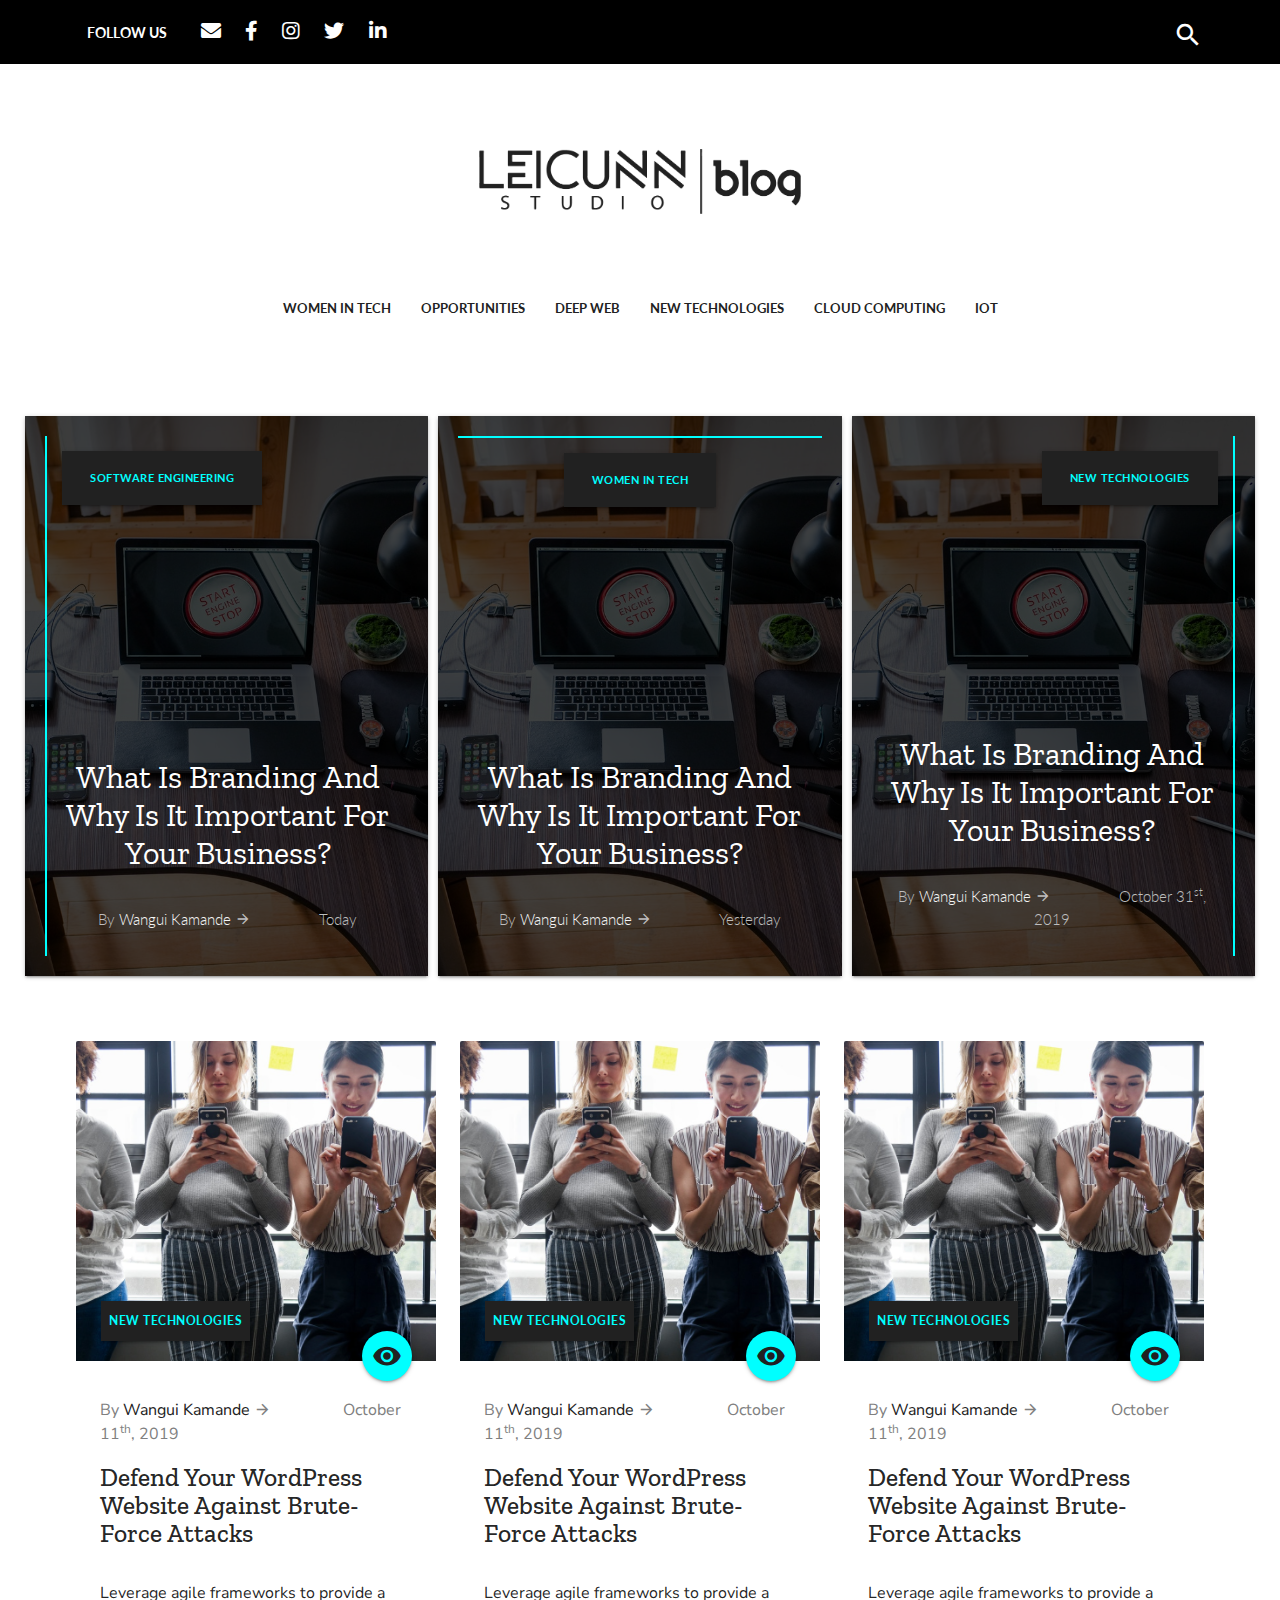
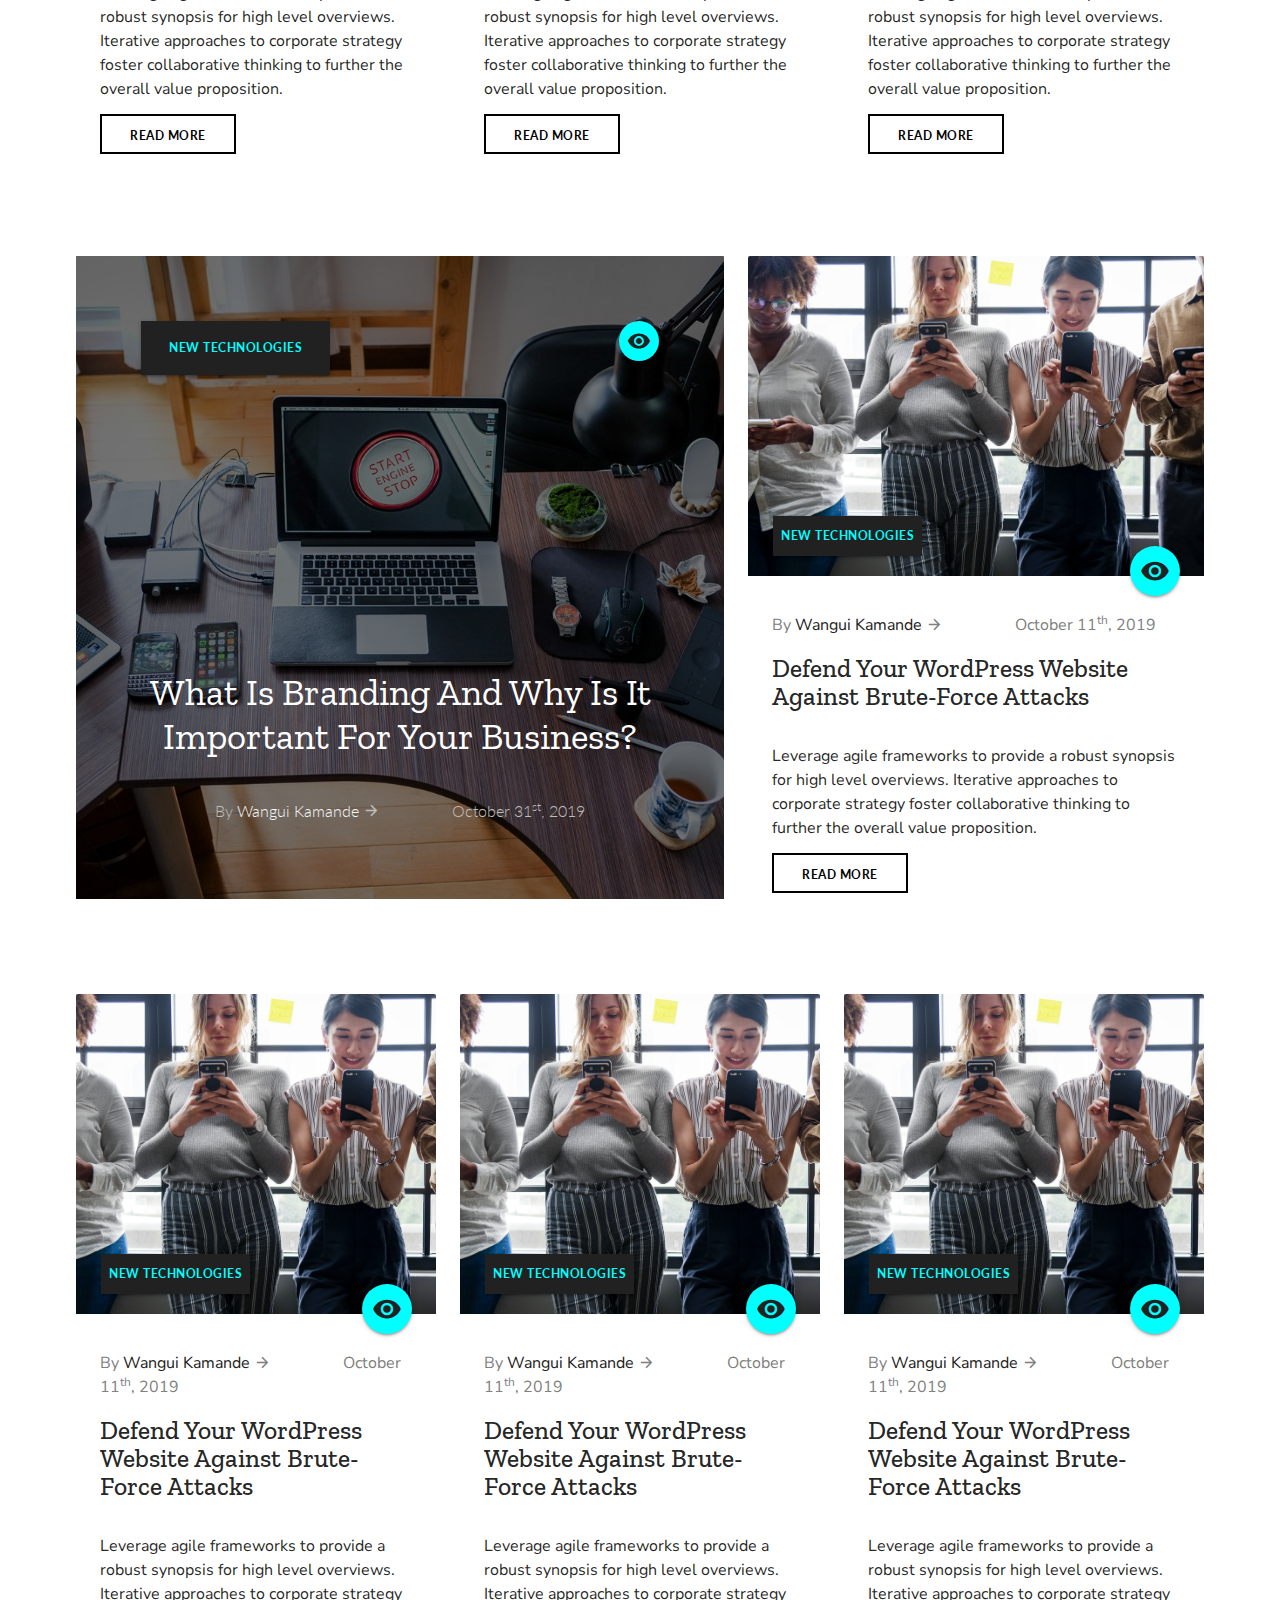
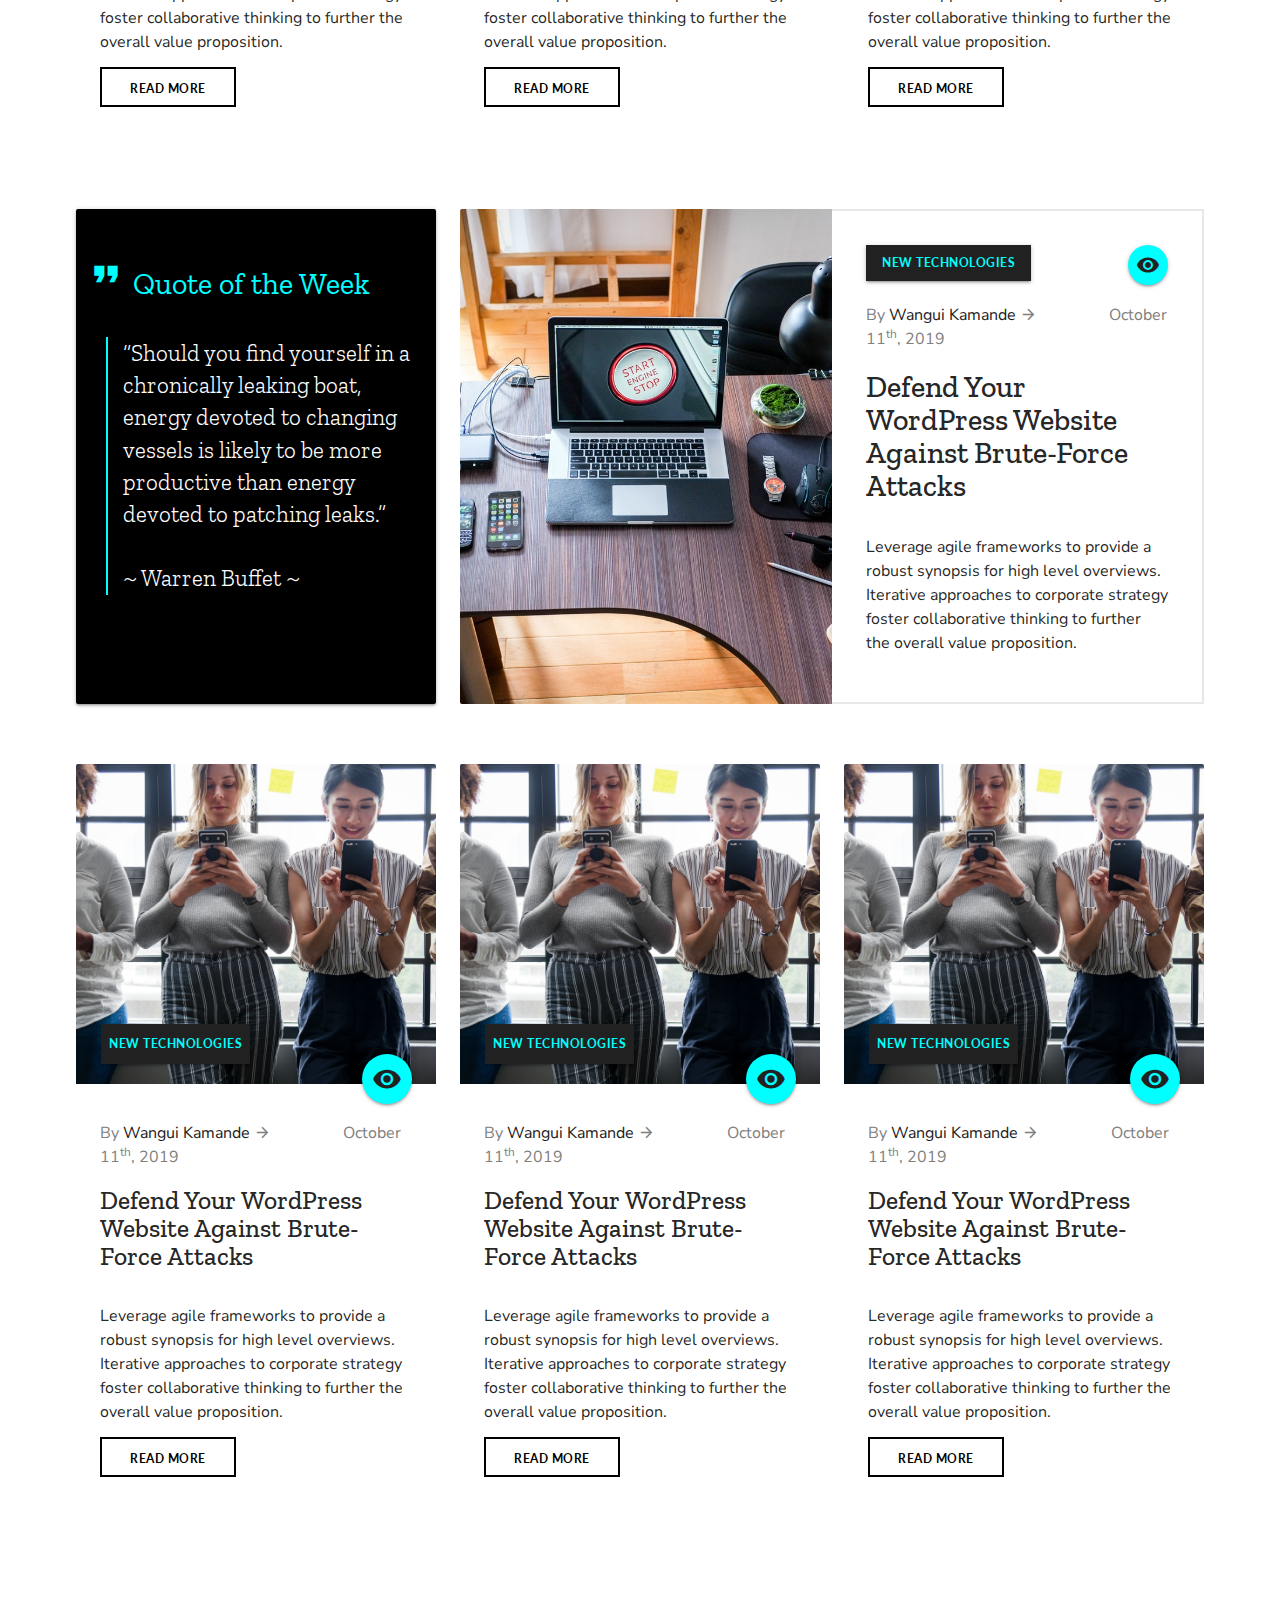
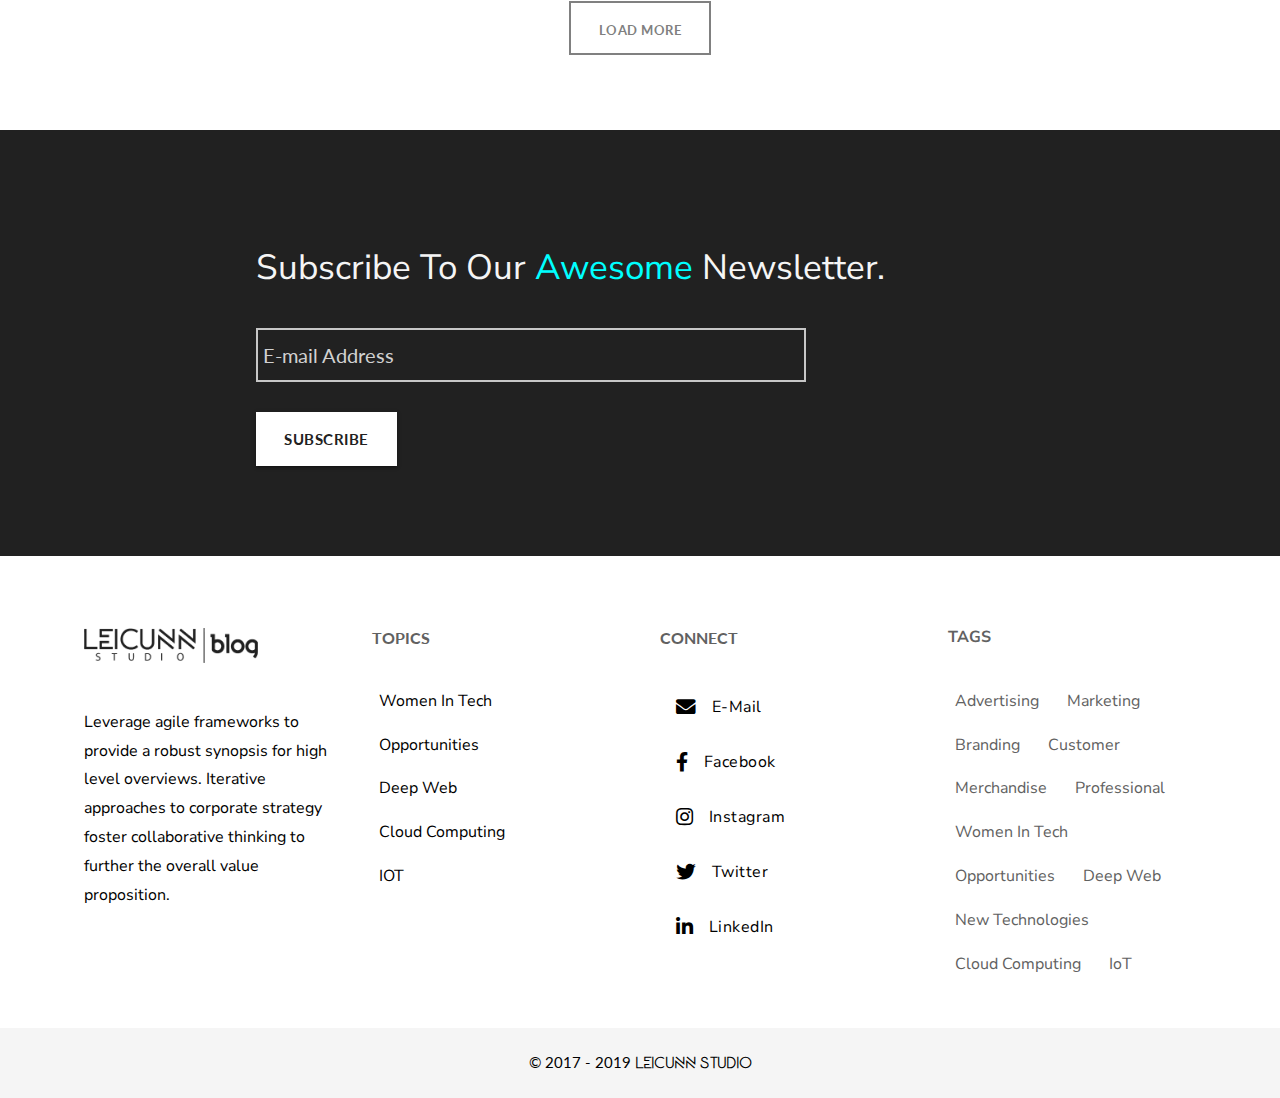
<file: index.html>
<!DOCTYPE html>
<html lang="en">

<head>
    <meta charset="utf-8">
    <meta http-equiv="X-UA-Compatible" content="IE=edge">
    <meta name="viewport" content="width=device-width, initial-scale=1, shrink-to-fit=no" />
    <!-- The above 3 meta tags *must* come first in the head; any other head content must come *after* these tags -->
    <meta name="description" content="">
    <meta name="keywords" content="">
    <!-- <meta name="robots" content="index, follow"> -->
    <!-- <meta http-equiv="cache-control" content="public"> -->
    <meta property="og:title" content="" />
    <meta property="og:url" content="" />
    <meta property="og:image" content="">

    <link rel="shortcut icon" href="" type="image/png">
    <title>Leicunn Studio Blog</title>

     <!--Import Google Icon Font-->
     <link href="https://fonts.googleapis.com/icon?family=Material+Icons" rel="stylesheet">

     <!-- Fontawesome -->
    <link href="fontawesome/css/all.min.css" rel="stylesheet">

    <!--Import Materialize CSS-->
    <link type="text/css" rel="stylesheet" href="materialize/css/materialize.min.css" media="screen,projection" />

    <!-- Common styles -->
    <link rel="stylesheet" href="css/common.css" />

    <!-- Custom styles -->
    <link rel="stylesheet" href="css/index.css" />

</head>

<body>


<!-- TOP BAR -->
<div class="top-bar p-menu black">
    <ul>
        <li class="white-text lato">FOLLOW US</li>
        <li><a class="white-text fas fa-envelope" href=""></a></li>
        <li><a class="white-text fab fa-facebook-f" href=""></a></li>
        <li><a class="white-text fab fa-instagram" href=""></a></li>
        <li><a class="white-text fab fa-twitter" href=""></a></li>
        <li><a class="white-text fab fa-linkedin-in" href=""></a></li>
        <li><a class="right white-text modal-trigger" href="#search">
            <i class="material-icons">search</i>
        </a></li>
    </ul>
</div>
<!-- END OF TOP BAR -->


<!-- SIDENAV TRIGGER -->
<div class="right-align hide-on-large-only">
    <a href="#" data-target="mobile-demo" class="sidenav-trigger grey-text text-darken-4"><i class="material-icons">menu</i></a>
</div>
<!-- END OF SIDENAV TRIGGER -->


<!-- SEARCH MODAL -->
<div id="search" class="modal">
    <button class="btn right modal-close" id="closeSearch">
        <i class="material-icons">close</i>
    </button>
    <div class="modal-content center">
        <h5 class="nunito grey-text text-darken-1">Search</h5>
        <form>
            <div class="input-field modal-form">
                <i class="material-icons prefix">search</i>
                <input id="icon_prefix" type="text" class="center lato" placeholder="Enter keywords and press ENTER">
            </div>
        </form>
    </div>
</div>
<!-- END OF SEARCH MODAL -->


<!-- BLOG LOGO -->
<div class="blog-logo center-align">
    <img src="blog-logo.png" />
</div>
<!-- END OF BLOG LOGO -->


<!-- NAVIGATION -->
<nav class="p-menu">
    <div class="nav-wrapper">
        <ul class="hide-on-med-and-down lato">
            <li><a href="sass.html" class="grey-text text-darken-4">WOMEN IN TECH</a></li>
            <li><a href="badges.html" class="grey-text text-darken-4">OPPORTUNITIES</a></li>
            <li><a class="grey-text text-darken-4" href="mobile.html">DEEP WEB</a></li>
            <li><a class="grey-text text-darken-4" href="sass.html">NEW TECHNOLOGIES</a></li>
            <li><a class="grey-text text-darken-4" href="badges.html">CLOUD COMPUTING</a></li>
            <li><a class="grey-text text-darken-4" href="badges.html">IOT</a></li>
        </ul>
    </div>
</nav>
<ul class="sidenav lato" id="mobile-demo">
    <li><a href="" class="grey-text text-darken-4 sidenav-close">WOMEN IN TECH</a></li>
    <li><a href="" class="grey-text text-darken-4 sidenav-close">OPPORTUNITIES</a></li>
    <li><a class="grey-text text-darken-4 sidenav-close" href="">DEEP WEB</a></li>
    <li><a class="grey-text text-darken-4 sidenav-close" href="">NEW TECHNOLOGIES</a></li>
    <li><a class="grey-text text-darken-4 sidenav-close" href="">CLOUD COMPUTING</a></li>
    <li><a class="grey-text text-darken-4 sidenav-close" href="">IOT</a></li>
</ul>
<!-- END OF NAVIGATION -->


<!-- JUMBO -->
<div class="row" id="jumbo">
    <div class="col m12 l4 xl4 s12">

        <a href="read.html">
            <div class="card">
                <div class="card-image">
                    <img src="cover4.jpg" alt="">
                    <div class="card-title">
                        <div class="cont">
                            <button class="btn grey darken-4 white-text capitalize lato btn-large turqoise">Software Engineering</button>
                            <div>
                                <h1 class="zilla center-align">
                                    What Is Branding And Why Is It Important For Your Business?
                                </h1>
                                <p class="center-align lato" style="color: #bebebe;">By
                                    <span style="color: #f5f5f5;">Wangui Kamande</span>
                                    <i class="material-icons">arrow_forward_ios</i>
                                    Today
                                </p>
                            </div>
                        </div>
                    </div>
                </div>
            </div>
        </a>

    </div>

    <div class="col m12 xl4 l4 s12">

        <a href="read.html">
            <div class="card">
                <div class="card-image">
                    <img src="cover4.jpg" alt="">
                    <div class="card-title">
                        <div class="cont center">
                            <button class="btn grey darken-4 white-text capitalize lato btn-large turqoise">Women In Tech</button>
                            <div>
                                <h1 class="zilla center-align">
                                    What Is Branding And Why Is It Important For Your Business?
                                </h1>
                                <p class="center-align lato" style="color: #bebebe;">By
                                    <span style="color: #f5f5f5;">Wangui Kamande</span>
                                    <i class="material-icons">arrow_forward_ios</i>
                                    Yesterday
                                </p>
                            </div>
                        </div>
                    </div>
                </div>
            </div>
        </a>

    </div>

    <div class="col m12 xl4 l4 s12">

        <a href="read.html">
            <div class="card">
                <div class="card-image">
                    <img src="cover4.jpg" alt="">
                    <div class="card-title">
                        <div class="cont">
                            <button class="btn grey darken-4 white-text capitalize lato btn-large turqoise">New Technologies</button>
                            <div>
                                <h1 class="zilla center-align">
                                    What Is Branding And Why Is It Important For Your Business?
                                </h1>
                                <p class="center-align lato" style="color: #bebebe;">By
                                    <span style="color: #f5f5f5;">Wangui Kamande</span>
                                    <i class="material-icons">arrow_forward_ios</i>
                                    October 31<sup>st</sup>, 2019
                                </p>
                            </div>
                        </div>
                    </div>
                </div>
            </div>
        </a>

    </div>
</div>
<!-- END OF JUMBO -->


<!-- POSTS -->
<div id="posts">

    <div class="row">

        <div class="col m12 xl4 l4 s12 col-normal">
            <div class="card">
                <div class="card-image">
                    <img src="cover11.jpg">
                    <a href="" class="btn btn-large card-title lato turqoise grey darken-4">New Technologies</a>
                    <a href="read.html" class="btn-floating halfway-fab waves-effect waves-light bg-turqoise">
                        <i class="material-icons grey-text text-darken-4">remove_red_eye</i>
                    </a>
                </div>
                <div class="card-content">
                    <p class="nunito" style="color: gray;">By
                        <span class="grey-text text-darken-4">Wangui Kamande</span>
                        <i class="material-icons">arrow_forward_ios</i>
                        October 11<sup>th</sup>, 2019
                    </p>
                    <h1 class="zilla capitalize">Defend Your WordPress Website Against Brute-Force Attacks</h1>
                    <p class="nunito">Leverage agile frameworks to provide a robust synopsis for high level overviews. Iterative approaches to corporate strategy foster collaborative thinking to further the overall value proposition.</p>
                    <a href="read.html" class="btn btn-large lato">READ MORE</a>
                </div>
            </div>
        </div>

        <div class="col m12 xl4 l4 s12 col-normal">
            <div class="card">
                <div class="card-image">
                    <img src="cover11.jpg">
                    <a href="" class="btn btn-large card-title lato turqoise grey darken-4">New Technologies</a>
                    <a href="read.html" class="btn-floating halfway-fab waves-effect waves-light bg-turqoise">
                        <i class="material-icons grey-text text-darken-4">remove_red_eye</i>
                    </a>
                </div>
                <div class="card-content">
                    <p class="nunito" style="color: gray;">By
                        <span class="grey-text text-darken-4">Wangui Kamande</span>
                        <i class="material-icons">arrow_forward_ios</i>
                        October 11<sup>th</sup>, 2019
                    </p>
                    <h1 class="zilla capitalize">Defend Your WordPress Website Against Brute-Force Attacks</h1>
                    <p class="nunito">Leverage agile frameworks to provide a robust synopsis for high level overviews. Iterative approaches to corporate strategy foster collaborative thinking to further the overall value proposition.</p>
                    <a href="read.html" class="btn btn-large lato">READ MORE</a>
                </div>
            </div>
        </div>

        <div class="col m12 xl4 l4 s12 col-normal">
            <div class="card">
                <div class="card-image">
                    <img src="cover11.jpg">
                    <a href="" class="btn btn-large card-title lato turqoise grey darken-4">New Technologies</a>
                    <a href="read.html" class="btn-floating halfway-fab waves-effect waves-light bg-turqoise">
                        <i class="material-icons grey-text text-darken-4">remove_red_eye</i>
                    </a>
                </div>
                <div class="card-content">
                    <p class="nunito" style="color: gray;">By
                        <span class="grey-text text-darken-4">Wangui Kamande</span>
                        <i class="material-icons">arrow_forward_ios</i>
                        October 11<sup>th</sup>, 2019
                    </p>
                    <h1 class="zilla capitalize">Defend Your WordPress Website Against Brute-Force Attacks</h1>
                    <p class="nunito">Leverage agile frameworks to provide a robust synopsis for high level overviews. Iterative approaches to corporate strategy foster collaborative thinking to further the overall value proposition.</p>
                    <a href="read.html" class="btn btn-large lato">READ MORE</a>
                </div>
            </div>
        </div>

    </div>

    <!-- ROW TWO -->
    <div class="row row-feature">

        <div class="col l7 m12 xl7 s12">
            <div class="card">
                <div class="card-image">
                    <img src="cover4.jpg" alt="">
                    <div class="card-title">
                        <div class="cont">
                            <a href="" class="btn grey darken-4 white-text capitalize lato btn-large turqoise">New Technologies</a>
                            <a href="read.html" class="btn-floating waves-effect waves-light bg-turqoise right">
                                <i class="material-icons grey-text text-darken-4">remove_red_eye</i>
                            </a>
                            <div>
                                <h1 class="zilla center-align">
                                    What Is Branding And Why Is It Important For Your Business?
                                </h1>
                                <p class="center-align lato" style="color: #bebebe;">By
                                    <span style="color: #f5f5f5;">Wangui Kamande</span>
                                    <i class="material-icons">arrow_forward_ios</i>
                                    October 31<sup>st</sup>, 2019
                                </p>
                            </div>
                        </div>
                    </div>
                </div>
            </div>
        </div>

        <div class="col l5 m12 xl5 s12 col-normal">
            <div class="card">
                <div class="card-image">
                    <img src="cover11.jpg">
                    <a href="" class="btn btn-large card-title lato turqoise grey darken-4">New Technologies</a>
                    <a href="read.html" class="btn-floating halfway-fab waves-effect waves-light bg-turqoise">
                        <i class="material-icons grey-text text-darken-4">remove_red_eye</i>
                    </a>
                </div>
                <div class="card-content">
                    <p class="nunito" style="color: gray;">By
                        <span class="grey-text text-darken-4">Wangui Kamande</span>
                        <i class="material-icons">arrow_forward_ios</i>
                        October 11<sup>th</sup>, 2019
                    </p>
                    <h1 class="zilla capitalize">Defend Your WordPress Website Against Brute-Force Attacks</h1>
                    <p class="nunito">Leverage agile frameworks to provide a robust synopsis for high level overviews. Iterative approaches to corporate strategy foster collaborative thinking to further the overall value proposition.</p>
                    <a href="read.html" class="btn btn-large lato">READ MORE</a>
                </div>
            </div>
        </div>

    </div>
    <!-- ROW TWO -->

    <!-- ROW THREE -->
    <div class="row">

        <div class="col m12 xl4 l4 s12 col-normal">
            <div class="card">
                <div class="card-image">
                    <img src="cover11.jpg">
                    <a href="" class="btn btn-large card-title lato turqoise grey darken-4">New Technologies</a>
                    <a href="read.html" class="btn-floating halfway-fab waves-effect waves-light bg-turqoise">
                        <i class="material-icons grey-text text-darken-4">remove_red_eye</i>
                    </a>
                </div>
                <div class="card-content">
                    <p class="nunito" style="color: gray;">By
                        <span class="grey-text text-darken-4">Wangui Kamande</span>
                        <i class="material-icons">arrow_forward_ios</i>
                        October 11<sup>th</sup>, 2019
                    </p>
                    <h1 class="zilla capitalize">Defend Your WordPress Website Against Brute-Force Attacks</h1>
                    <p class="nunito">Leverage agile frameworks to provide a robust synopsis for high level overviews. Iterative approaches to corporate strategy foster collaborative thinking to further the overall value proposition.</p>
                    <a href="read.html" class="btn btn-large lato">READ MORE</a>
                </div>
            </div>
        </div>

        <div class="col m12 xl4 l4 s12 col-normal">
            <div class="card">
                <div class="card-image">
                    <img src="cover11.jpg">
                    <a href="" class="btn btn-large card-title lato turqoise grey darken-4">New Technologies</a>
                    <a href="read.html" class="btn-floating halfway-fab waves-effect waves-light bg-turqoise">
                        <i class="material-icons grey-text text-darken-4">remove_red_eye</i>
                    </a>
                </div>
                <div class="card-content">
                    <p class="nunito" style="color: gray;">By
                        <span class="grey-text text-darken-4">Wangui Kamande</span>
                        <i class="material-icons">arrow_forward_ios</i>
                        October 11<sup>th</sup>, 2019
                    </p>
                    <h1 class="zilla capitalize">Defend Your WordPress Website Against Brute-Force Attacks</h1>
                    <p class="nunito">Leverage agile frameworks to provide a robust synopsis for high level overviews. Iterative approaches to corporate strategy foster collaborative thinking to further the overall value proposition.</p>
                    <a href="read.html" class="btn btn-large lato">READ MORE</a>
                </div>
            </div>
        </div>

        <div class="col m12 xl4 l4 s12 col-normal">
            <div class="card">
                <div class="card-image">
                    <img src="cover11.jpg">
                    <a href="" class="btn btn-large card-title lato turqoise grey darken-4">New Technologies</a>
                    <a href="read.html" class="btn-floating halfway-fab waves-effect waves-light bg-turqoise">
                        <i class="material-icons grey-text text-darken-4">remove_red_eye</i>
                    </a>
                </div>
                <div class="card-content">
                    <p class="nunito" style="color: gray;">By
                        <span class="grey-text text-darken-4">Wangui Kamande</span>
                        <i class="material-icons">arrow_forward_ios</i>
                        October 11<sup>th</sup>, 2019
                    </p>
                    <h1 class="zilla capitalize">Defend Your WordPress Website Against Brute-Force Attacks</h1>
                    <p class="nunito">Leverage agile frameworks to provide a robust synopsis for high level overviews. Iterative approaches to corporate strategy foster collaborative thinking to further the overall value proposition.</p>
                    <a href="read.html" class="btn btn-large lato">READ MORE</a>
                </div>
            </div>
        </div>

    </div>
    <!-- END OF ROW THREE -->

    <!-- ROW FOUR -->
    <div class="row row-quote">

        <div class="col m12 xl4 l4 s12">

            <div class="card-panel black">
                <h2 class="white-text turqoise zilla">
                    <i class="material-icons">format_quote</i>
                    Quote of the Week
                </h2>
                <h2 class="zilla white-text">
                    “Should you find yourself in a chronically leaking boat, energy devoted to changing vessels is likely to be more productive than energy devoted to patching leaks.”<br/><br/>
                    <span>~ Warren Buffet ~</span>
                </h2>
            </div>

        </div>

        <!-- display on large screens only -->
        <div class="col l8 xl8 hide-on-med-and-down">

            <div class="card horizontal">
                <div class="card-image">
                    <img src="cover4.jpg">
                </div>
                <div class="card-stacked">
                    <div class="card-content">
                        <a href="" class="btn lato turqoise grey darken-4">New Technologies</a>
                        <a href="read.html" class="btn-floating right waves-effect waves-light bg-turqoise">
                            <i class="material-icons grey-text text-darken-4">remove_red_eye</i>
                        </a>
                        <p class="nunito" style="color: gray;">By
                            <span class="grey-text text-darken-4">Wangui Kamande</span>
                            <i class="material-icons">arrow_forward_ios</i>
                            October 11<sup>th</sup>, 2019
                        </p>
                        <h1 class="zilla capitalize">Defend Your WordPress Website Against Brute-Force Attacks</h1>
                        <p class="nunito">Leverage agile frameworks to provide a robust synopsis for high level overviews. Iterative approaches to corporate strategy foster collaborative thinking to further the overall value proposition.</p>
                    </div>
                </div>
            </div>

        </div>

    </div>

    <!-- ROW SWAP -->
    <div class="row hide-on-large-only">

        <div class="col m12 xl4 l4 s12 col-normal">
            <div class="card">
                <div class="card-image">
                    <img src="cover11.jpg">
                    <a href="" class="btn btn-large card-title lato turqoise grey darken-4">New Technologies</a>
                    <a href="read.html" class="btn-floating halfway-fab waves-effect waves-light bg-turqoise">
                        <i class="material-icons grey-text text-darken-4">remove_red_eye</i>
                    </a>
                </div>
                <div class="card-content">
                    <p class="nunito" style="color: gray;">By
                        <span class="grey-text text-darken-4">Wangui Kamande</span>
                        <i class="material-icons">arrow_forward_ios</i>
                        October 11<sup>th</sup>, 2019
                    </p>
                    <h1 class="zilla capitalize">Defend Your WordPress Website Against Brute-Force Attacks</h1>
                    <p class="nunito">Leverage agile frameworks to provide a robust synopsis for high level overviews. Iterative approaches to corporate strategy foster collaborative thinking to further the overall value proposition.</p>
                    <a href="read.html" class="btn btn-large lato">READ MORE</a>
                </div>
            </div>
        </div>

    </div>
    <!-- END OF ROW SWAP -->

    <!-- ROW FIVE -->
    <div class="row">

        <div class="col m12 xl4 l4 s12 col-normal">
            <div class="card">
                <div class="card-image">
                    <img src="cover11.jpg">
                    <a href="" class="btn btn-large card-title lato turqoise grey darken-4">New Technologies</a>
                    <a href="read.html" class="btn-floating halfway-fab waves-effect waves-light bg-turqoise">
                        <i class="material-icons grey-text text-darken-4">remove_red_eye</i>
                    </a>
                </div>
                <div class="card-content">
                    <p class="nunito" style="color: gray;">By
                        <span class="grey-text text-darken-4">Wangui Kamande</span>
                        <i class="material-icons">arrow_forward_ios</i>
                        October 11<sup>th</sup>, 2019
                    </p>
                    <h1 class="zilla capitalize">Defend Your WordPress Website Against Brute-Force Attacks</h1>
                    <p class="nunito">Leverage agile frameworks to provide a robust synopsis for high level overviews. Iterative approaches to corporate strategy foster collaborative thinking to further the overall value proposition.</p>
                    <a href="read.html" class="btn btn-large lato">READ MORE</a>
                </div>
            </div>
        </div>

        <div class="col m12 xl4 l4 s12 col-normal">
            <div class="card">
                <div class="card-image">
                    <img src="cover11.jpg">
                    <a href="" class="btn btn-large card-title lato turqoise grey darken-4">New Technologies</a>
                    <a href="read.html" class="btn-floating halfway-fab waves-effect waves-light bg-turqoise">
                        <i class="material-icons grey-text text-darken-4">remove_red_eye</i>
                    </a>
                </div>
                <div class="card-content">
                    <p class="nunito" style="color: gray;">By
                        <span class="grey-text text-darken-4">Wangui Kamande</span>
                        <i class="material-icons">arrow_forward_ios</i>
                        October 11<sup>th</sup>, 2019
                    </p>
                    <h1 class="zilla capitalize">Defend Your WordPress Website Against Brute-Force Attacks</h1>
                    <p class="nunito">Leverage agile frameworks to provide a robust synopsis for high level overviews. Iterative approaches to corporate strategy foster collaborative thinking to further the overall value proposition.</p>
                    <a href="read.html" class="btn btn-large lato">READ MORE</a>
                </div>
            </div>
        </div>

        <div class="col m12 xl4 l4 s12 col-normal">
            <div class="card">
                <div class="card-image">
                    <img src="cover11.jpg">
                    <a href="" class="btn btn-large card-title lato turqoise grey darken-4">New Technologies</a>
                    <a href="read.html" class="btn-floating halfway-fab waves-effect waves-light bg-turqoise">
                        <i class="material-icons grey-text text-darken-4">remove_red_eye</i>
                    </a>
                </div>
                <div class="card-content">
                    <p class="nunito" style="color: gray;">By
                        <span class="grey-text text-darken-4">Wangui Kamande</span>
                        <i class="material-icons">arrow_forward_ios</i>
                        October 11<sup>th</sup>, 2019
                    </p>
                    <h1 class="zilla capitalize">Defend Your WordPress Website Against Brute-Force Attacks</h1>
                    <p class="nunito">Leverage agile frameworks to provide a robust synopsis for high level overviews. Iterative approaches to corporate strategy foster collaborative thinking to further the overall value proposition.</p>
                    <a href="read.html" class="btn btn-large lato">READ MORE</a>
                </div>
            </div>
        </div>

    </div>
    <!-- END OF ROW FIVE -->

    <!-- LOAD MORE -->
    <!-- <div class="row">

        <div class="col m4 l4 s12 col-normal">
            <div class="card">
                <div class="card-image">
                    <img src="cover11.jpg">
                    <a href="" class="btn btn-large card-title lato turqoise grey darken-4">New Technologies</a>
                    <a class="btn-floating halfway-fab waves-effect waves-light bg-turqoise">
                        <i class="material-icons grey-text text-darken-4">remove_red_eye</i>
                    </a>
                </div>
                <div class="card-content">
                    <p class="nunito" style="color: gray;">By
                        <span class="grey-text text-darken-4">Wangui Kamande</span>
                        <i class="material-icons">arrow_forward_ios</i>
                        October 11<sup>th</sup>, 2019
                    </p>
                    <h1 class="zilla capitalize">Defend Your WordPress Website Against Brute-Force Attacks</h1>
                    <p class="nunito">Leverage agile frameworks to provide a robust synopsis for high level overviews. Iterative approaches to corporate strategy foster collaborative thinking to further the overall value proposition.</p>
                    <a href="" class="btn btn-large lato">READ MORE</a>
                </div>
            </div>
        </div>

        <div class="col m4 l4 s12 col-normal">
            <div class="card">
                <div class="card-image">
                    <img src="cover11.jpg">
                    <a href="" class="btn btn-large card-title lato turqoise grey darken-4">New Technologies</a>
                    <a class="btn-floating halfway-fab waves-effect waves-light bg-turqoise">
                        <i class="material-icons grey-text text-darken-4">remove_red_eye</i>
                    </a>
                </div>
                <div class="card-content">
                    <p class="nunito" style="color: gray;">By
                        <span class="grey-text text-darken-4">Wangui Kamande</span>
                        <i class="material-icons">arrow_forward_ios</i>
                        October 11<sup>th</sup>, 2019
                    </p>
                    <h1 class="zilla capitalize">Defend Your WordPress Website Against Brute-Force Attacks</h1>
                    <p class="nunito">Leverage agile frameworks to provide a robust synopsis for high level overviews. Iterative approaches to corporate strategy foster collaborative thinking to further the overall value proposition.</p>
                    <a href="" class="btn btn-large lato">READ MORE</a>
                </div>
            </div>
        </div>

        <div class="col m4 l4 s12 col-normal">
            <div class="card">
                <div class="card-image">
                    <img src="cover11.jpg">
                    <a href="" class="btn btn-large card-title lato turqoise grey darken-4">New Technologies</a>
                    <a class="btn-floating halfway-fab waves-effect waves-light bg-turqoise">
                        <i class="material-icons grey-text text-darken-4">remove_red_eye</i>
                    </a>
                </div>
                <div class="card-content">
                    <p class="nunito" style="color: gray;">By
                        <span class="grey-text text-darken-4">Wangui Kamande</span>
                        <i class="material-icons">arrow_forward_ios</i>
                        October 11<sup>th</sup>, 2019
                    </p>
                    <h1 class="zilla capitalize">Defend Your WordPress Website Against Brute-Force Attacks</h1>
                    <p class="nunito">Leverage agile frameworks to provide a robust synopsis for high level overviews. Iterative approaches to corporate strategy foster collaborative thinking to further the overall value proposition.</p>
                    <a href="" class="btn btn-large lato">READ MORE</a>
                </div>
            </div>
        </div>

        <div class="col m4 l4 s12 col-normal">
            <div class="card">
                <div class="card-image">
                    <img src="cover11.jpg">
                    <a href="" class="btn btn-large card-title lato turqoise grey darken-4">New Technologies</a>
                    <a class="btn-floating halfway-fab waves-effect waves-light bg-turqoise">
                        <i class="material-icons grey-text text-darken-4">remove_red_eye</i>
                    </a>
                </div>
                <div class="card-content">
                    <p class="nunito" style="color: gray;">By
                        <span class="grey-text text-darken-4">Wangui Kamande</span>
                        <i class="material-icons">arrow_forward_ios</i>
                        October 11<sup>th</sup>, 2019
                    </p>
                    <h1 class="zilla capitalize">Defend Your WordPress Website Against Brute-Force Attacks</h1>
                    <p class="nunito">Leverage agile frameworks to provide a robust synopsis for high level overviews. Iterative approaches to corporate strategy foster collaborative thinking to further the overall value proposition.</p>
                    <a href="" class="btn btn-large lato">READ MORE</a>
                </div>
            </div>
        </div>

        <div class="col m4 l4 s12 col-normal">
            <div class="card">
                <div class="card-image">
                    <img src="cover11.jpg">
                    <a href="" class="btn btn-large card-title lato turqoise grey darken-4">New Technologies</a>
                    <a class="btn-floating halfway-fab waves-effect waves-light bg-turqoise">
                        <i class="material-icons grey-text text-darken-4">remove_red_eye</i>
                    </a>
                </div>
                <div class="card-content">
                    <p class="nunito" style="color: gray;">By
                        <span class="grey-text text-darken-4">Wangui Kamande</span>
                        <i class="material-icons">arrow_forward_ios</i>
                        October 11<sup>th</sup>, 2019
                    </p>
                    <h1 class="zilla capitalize">Defend Your WordPress Website Against Brute-Force Attacks</h1>
                    <p class="nunito">Leverage agile frameworks to provide a robust synopsis for high level overviews. Iterative approaches to corporate strategy foster collaborative thinking to further the overall value proposition.</p>
                    <a href="" class="btn btn-large lato">READ MORE</a>
                </div>
            </div>
        </div>

        <div class="col m4 l4 s12 col-normal">
            <div class="card">
                <div class="card-image">
                    <img src="cover11.jpg">
                    <a href="" class="btn btn-large card-title lato turqoise grey darken-4">New Technologies</a>
                    <a class="btn-floating halfway-fab waves-effect waves-light bg-turqoise">
                        <i class="material-icons grey-text text-darken-4">remove_red_eye</i>
                    </a>
                </div>
                <div class="card-content">
                    <p class="nunito" style="color: gray;">By
                        <span class="grey-text text-darken-4">Wangui Kamande</span>
                        <i class="material-icons">arrow_forward_ios</i>
                        October 11<sup>th</sup>, 2019
                    </p>
                    <h1 class="zilla capitalize">Defend Your WordPress Website Against Brute-Force Attacks</h1>
                    <p class="nunito">Leverage agile frameworks to provide a robust synopsis for high level overviews. Iterative approaches to corporate strategy foster collaborative thinking to further the overall value proposition.</p>
                    <a href="" class="btn btn-large lato">READ MORE</a>
                </div>
            </div>
        </div>

    </div> -->
    <!-- END OF LOAD MORE -->

    <div class="load-more center-align">
        <button class="lato btn btn-large">Load More</button>
    </div>

</div>
<!-- END OF POSTS -->


<!-- SUBSCRIBE -->
<div id="subscribe" class="left">
    <h3 class="nunito grey-text text-lighten-4">Subscribe To Our <span class="turqoise">Awesome</span> Newsletter.</h3>
    <form>
        <div class="input-field">
            <input placeholder="E-mail Address" id="email" class="lato left-align" type="email" required><br/><br/>

            <button class="lato btn-large btn white" type="submit" name="submit">SUBSCRIBE</button>
        </div>
    </form>
</div>
<!-- END OF SUBSCRIBE -->


<!-- FOOTER -->
<footer class="page-footer white">
    <div class="container">
        <div class="row center-align">
            <div class="col l4 xl3 m12 s12 left-align">
                <h5><img src="blog-logo.png" alt="" /></h5>
                <p class="black-text nunito">Leverage agile frameworks to provide a robust synopsis for high level overviews. Iterative approaches to corporate strategy foster collaborative thinking to further the overall value proposition.</p>
            </div>

            <div class="col l2 xl3 m12 s12 left-align">
                <h5 class="grey-text text-darken-2 lato">TOPICS</h5>
                <ul>
                    <li><a class="nunito black-text capitalize" href="#!">Women In Tech</a></li>
                    <li><a class="nunito black-text capitalize" href="#!">Opportunities</a></li>
                    <li><a class="nunito black-text capitalize" href="#!">Deep Web</a></li>
                    <li><a class="nunito black-text capitalize" href="#!">Cloud Computing</a></li>
                    <li><a class="nunito black-text capitalize" href="#!">IOT</a></li>
                </ul>
            </div>

            <div class="col l2 xl3 m12 s12 left-align">
                <h5 class="grey-text text-darken-2 lato">CONNECT</h5>
                <ul>
                    <li><a class="nunito black-text btn"><i class="fas fa-envelope left"></i>E-Mail</a></li>
                    <li><a class="nunito black-text btn" href="#!"><i class="fab fa-facebook-f left"></i>Facebook</a></li>
                    <li><a class="nunito black-text btn" href="#!"><i class="fab fa-instagram left"></i>Instagram</a></li>
                    <li><a class="nunito black-text btn" href="#!"><i class="fab fab fa-twitter left"></i>Twitter</a></li>
                    <li><a class="nunito black-text btn" href="#!"><i class="fab fa-linkedin-in left"></i>LinkedIn</a></li>
                </ul>
            </div>

            <div class="col l4 xl3 m12 s12 left-align">
                <h5 class="grey-text text-darken-2 nunito">TAGS</h5>
                <ul>
                    <li><a class="nunito grey-text text-darken-2" href="#!">Advertising</a></li>
                    <li><a class="nunito grey-text text-darken-2" href="#!">Marketing</a></li>
                    <li><a class="nunito grey-text text-darken-2" href="#!">Branding</a></li>
                    <li><a class="nunito grey-text text-darken-2" href="#!">Customer</a></li>
                    <li><a class="nunito grey-text text-darken-2" href="#!">Merchandise</a></li>
                    <li><a class="nunito grey-text text-darken-2" href="#!">Professional</a></li>
                    <li><a class="nunito grey-text text-darken-2" href="#!">Women In Tech</a></li>
                    <li><a class="nunito grey-text text-darken-2" href="#!">Opportunities</a></li>
                    <li><a class="nunito grey-text text-darken-2" href="#!">Deep Web</a></li>
                    <li><a class="nunito grey-text text-darken-2" href="#!">New Technologies</a></li>
                    <li><a class="nunito grey-text text-darken-2" href="#!">Cloud Computing</a></li>
                    <li><a class="nunito grey-text text-darken-2" href="#!">IoT</a></li>
                </ul>
            </div>

        </div>
    </div>
    <div class="footer-copyright grey lighten-4">
        <div class="container center-align">
            <p class="black-text lato">&copy; 2017 - 2019 <span class="lombok">LEICUNN STUDIO</span></p>
        </div>
    </div>
</footer>
<!-- END OF FOOTER -->


<!-- =============JavaScript=================== -->
<!-- JQuery  -->
<script src="js/jquery-3.3.1.slim.min.js"></script>

<!-- Bootstrap JS -->
<script src="materialize/js/materialize.min.js"></script>

<!-- JavaScript -->
<script src="js/common.js"></script>
<script src="js/index.js"></script>

</body>

</html>
</file>
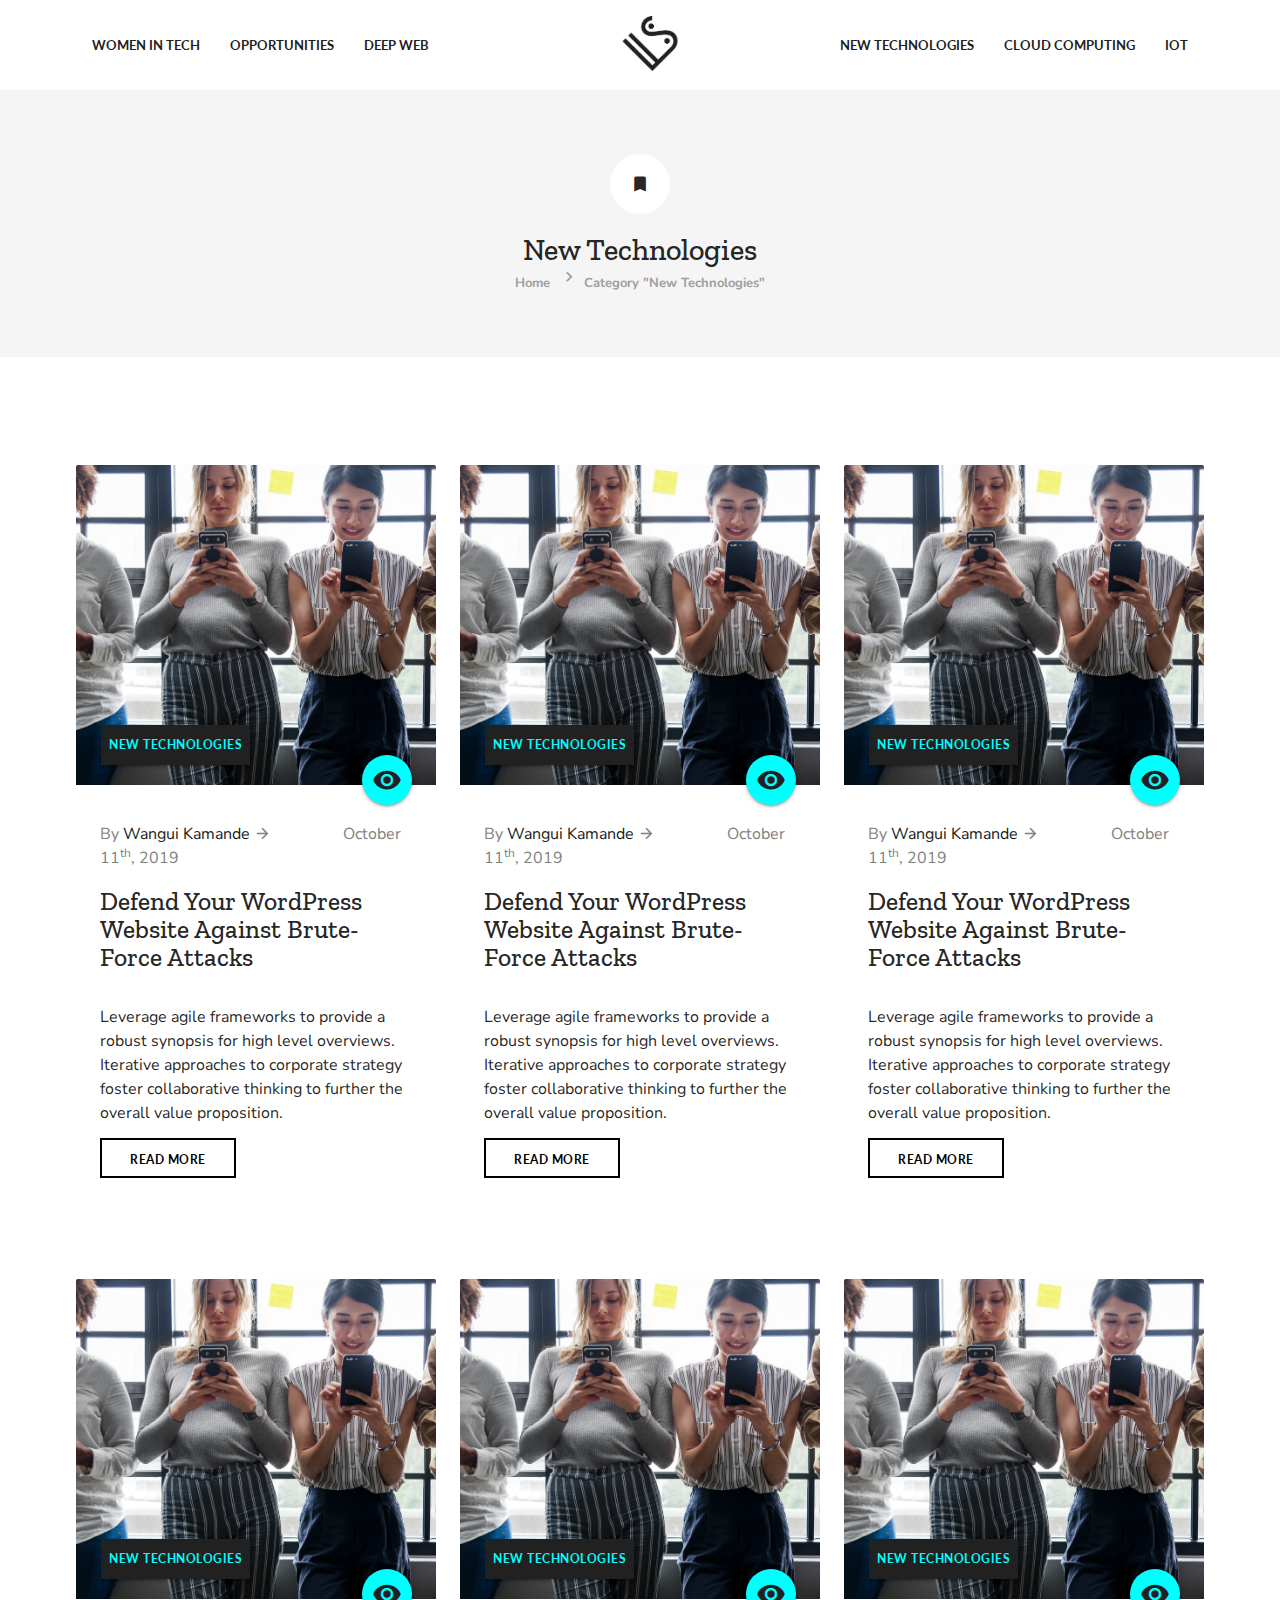
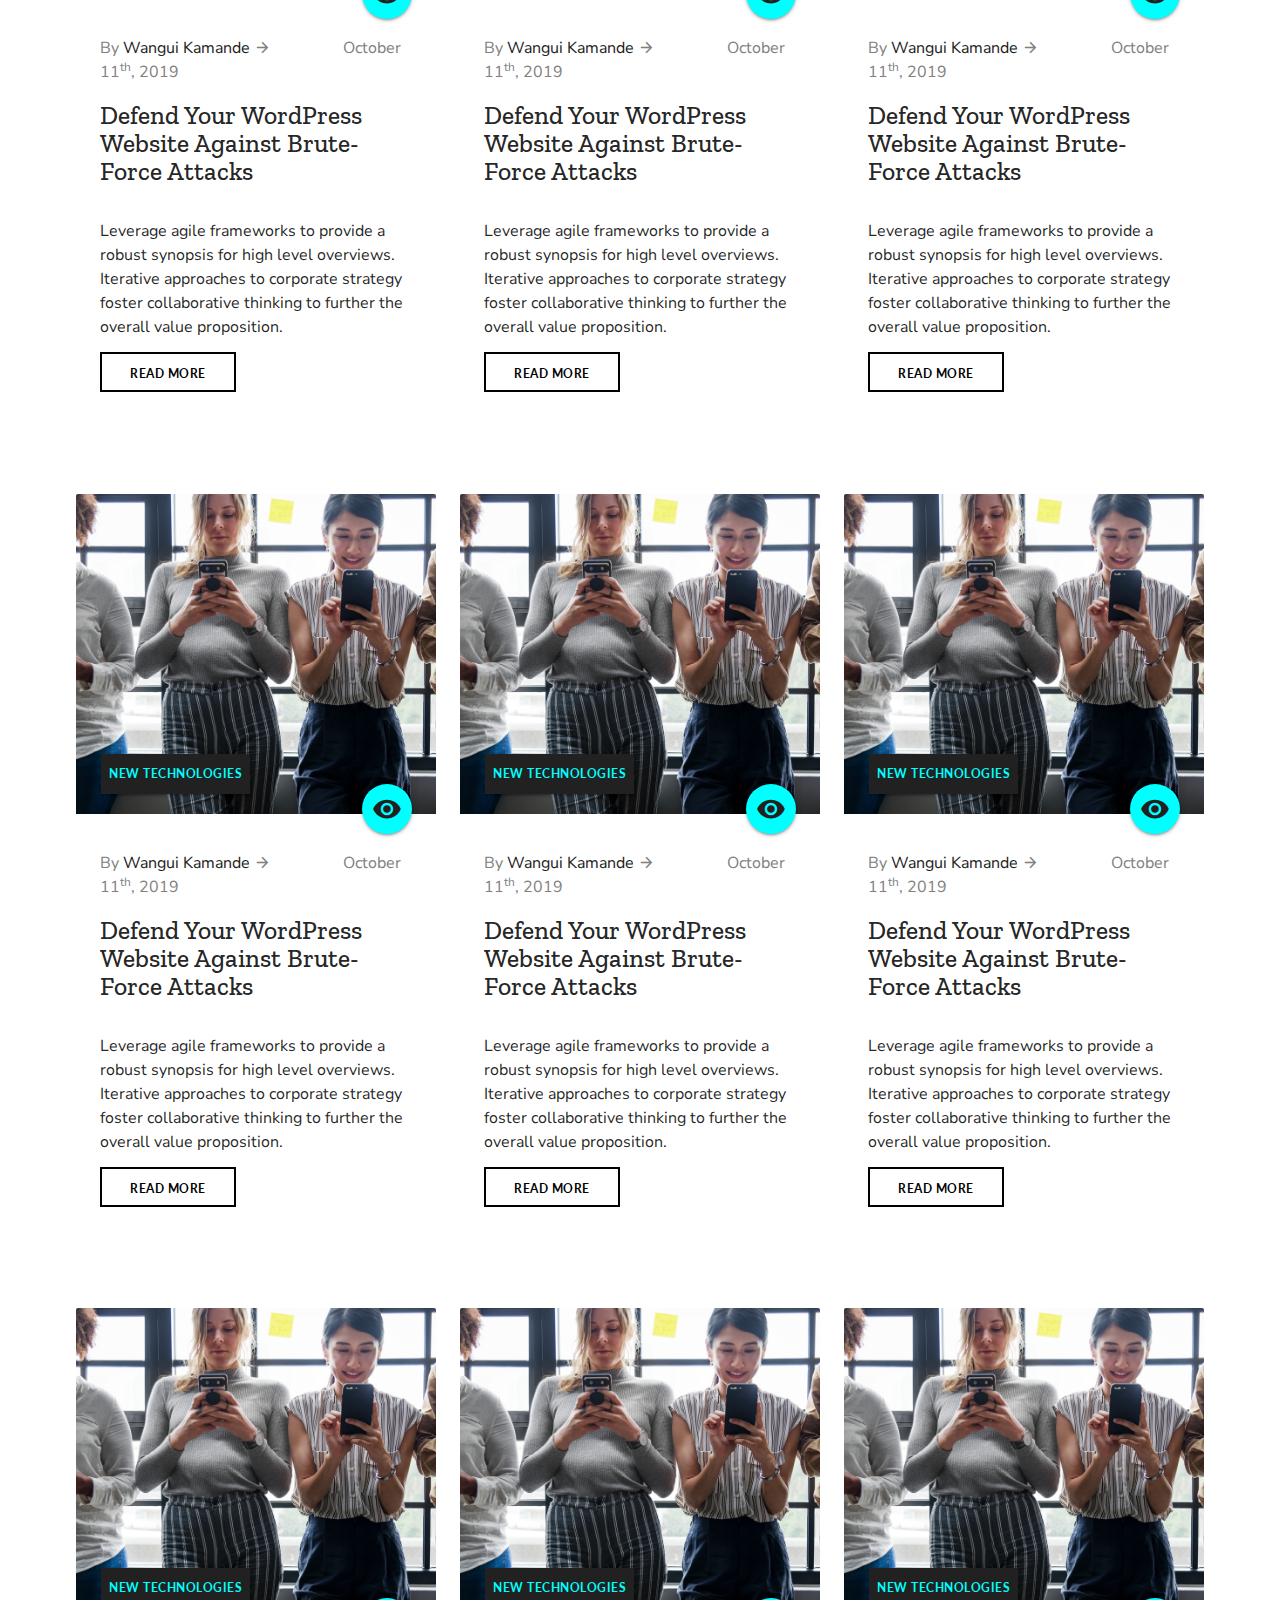
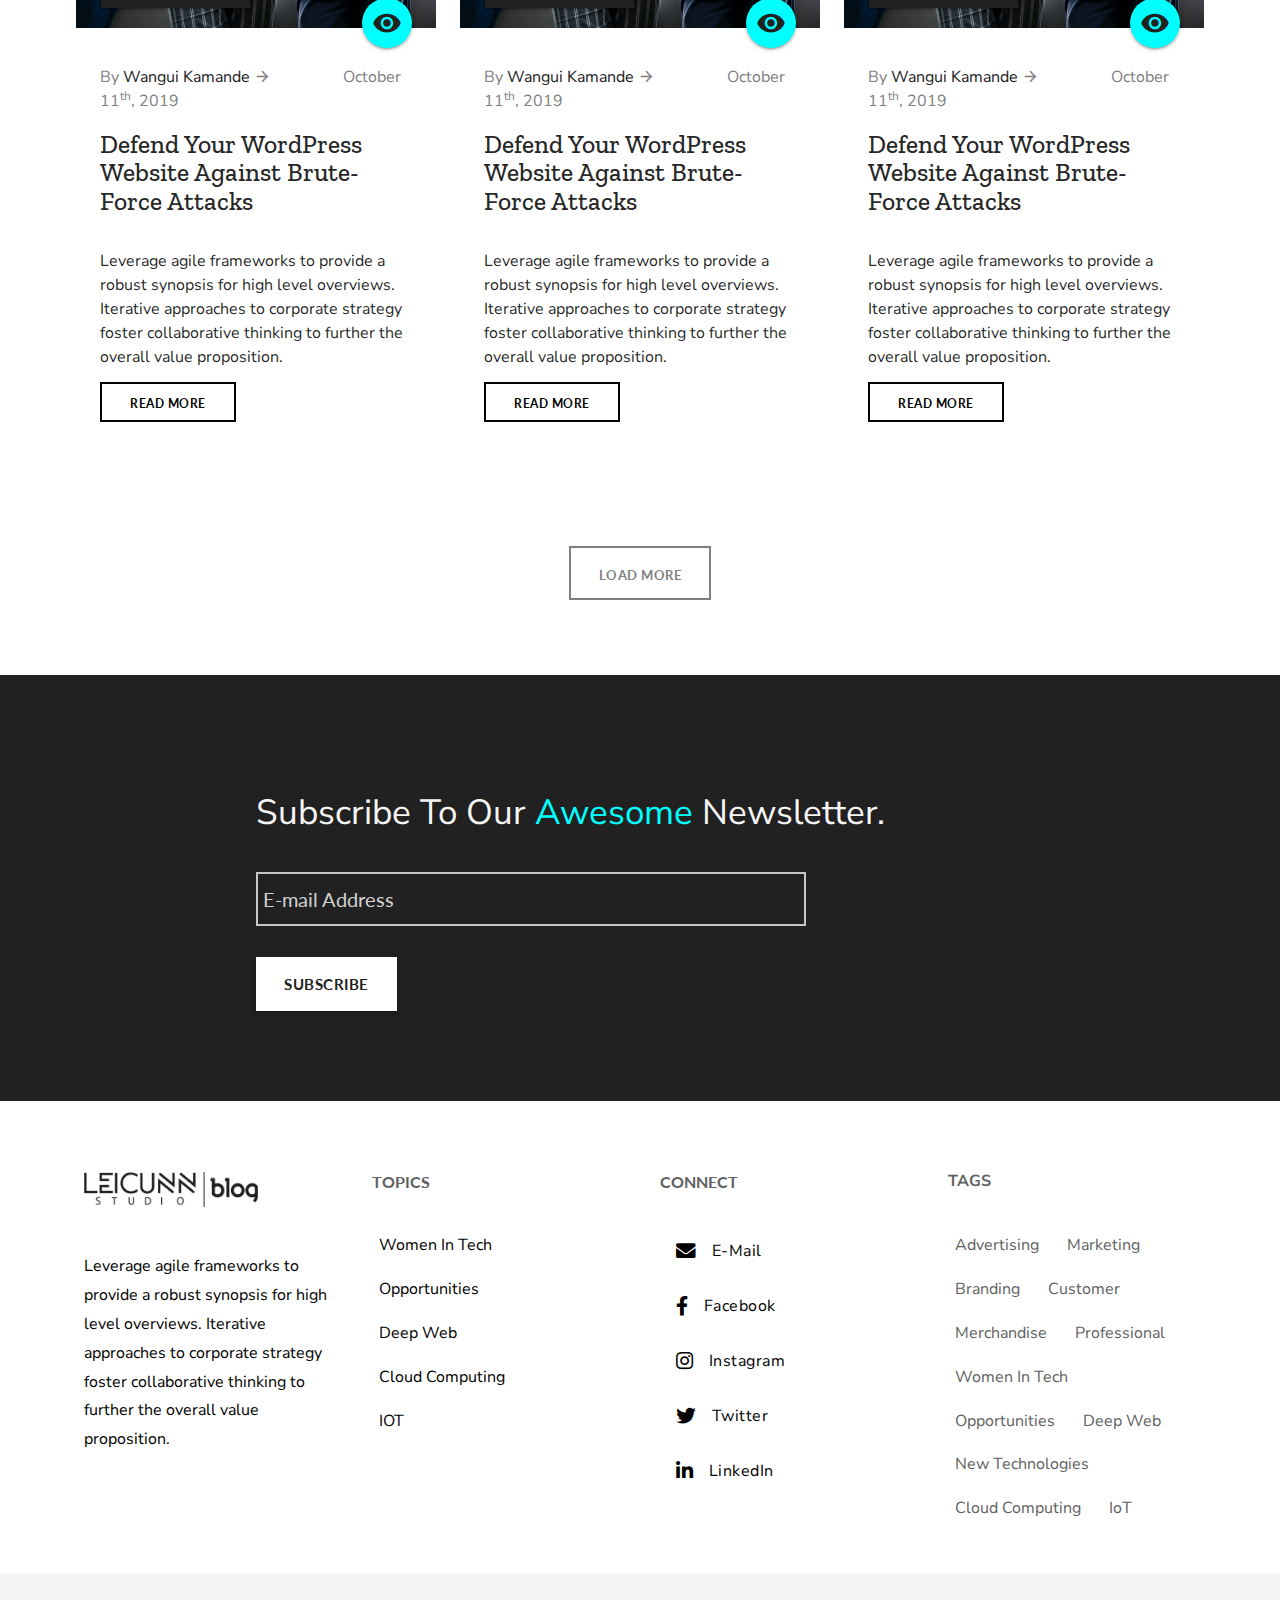
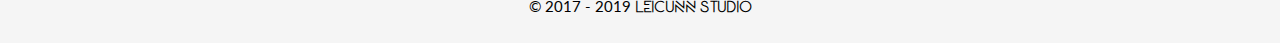
<file: category.html>
<!DOCTYPE html>
<html lang="en">

<head>
    <meta charset="utf-8">
    <meta http-equiv="X-UA-Compatible" content="IE=edge">
    <meta name="viewport" content="width=device-width, initial-scale=1, shrink-to-fit=no" />
    <!-- The above 3 meta tags *must* come first in the head; any other head content must come *after* these tags -->
    <meta name="description" content="">
    <meta name="keywords" content="">
    <!-- <meta name="robots" content="index, follow"> -->
    <!-- <meta http-equiv="cache-control" content="public"> -->
    <meta property="og:title" content="" />
    <meta property="og:url" content="blog.leicunnstudio.com" />
    <meta property="og:image" content="logo.png">

    <link rel="shortcut icon" href="logo.png" type="image/png">
    <title>Leicunn Studio Blog</title>

     <!--Import Google Icon Font-->
     <link href="https://fonts.googleapis.com/icon?family=Material+Icons" rel="stylesheet">

     <!-- Fontawesome -->
    <link href="fontawesome/css/all.min.css" rel="stylesheet">

    <!--Import Materialize CSS-->
    <link type="text/css" rel="stylesheet" href="materialize/css/materialize.min.css" media="screen,projection" />

    <!-- Common styles -->
    <link rel="stylesheet" href="css/common.css" />

    <!-- Custom styles -->
    <link rel="stylesheet" href="css/category.css" />

</head>

<body>


<!-- NAVIGATION -->
<div class="navbar-fixed">
    <nav class="p-menu">
        <div class="nav-wrapper">
            <a href="#!" class="brand-logo center news grey-text text-darken-4">
                <img src="logo.png" alt="Leicunn Studio Blog" />
            </a>
            <a href="#" data-target="mobile-demo" class="sidenav-trigger grey-text text-darken-4"><i class="material-icons">menu</i></a>
            <ul class="left hide-on-med-and-down lato">
                <li><a href="sass.html" class="grey-text text-darken-4">WOMEN IN TECH</a></li>
                <li><a href="badges.html" class="grey-text text-darken-4">OPPORTUNITIES</a></li>
                <li><a class="grey-text text-darken-4" href="mobile.html">DEEP WEB</a></li>
            </ul>
            <ul class="right hide-on-med-and-down lato grey-text text-darken-4">
                <li><a class="grey-text text-darken-4" href="sass.html">NEW TECHNOLOGIES</a></li>
                <li><a class="grey-text text-darken-4" href="badges.html">CLOUD COMPUTING</a></li>
                <li><a class="grey-text text-darken-4" href="badges.html">IOT</a></li>
            </ul>
        </div>
    </nav>
</div>
<ul class="sidenav lato" id="mobile-demo">
    <li><a href="" class="grey-text text-darken-4 sidenav-close">WOMEN IN TECH</a></li>
    <li><a href="" class="grey-text text-darken-4 sidenav-close">OPPORTUNITIES</a></li>
    <li><a class="grey-text text-darken-4 sidenav-close" href="">DEEP WEB</a></li>
    <li><a class="grey-text text-darken-4 sidenav-close" href="">NEW TECHNOLOGIES</a></li>
    <li><a class="grey-text text-darken-4 sidenav-close" href="">CLOUD COMPUTING</a></li>
    <li><a class="grey-text text-darken-4 sidenav-close" href="">IOT</a></li>
</ul>
<!-- END OF NAVIGATION -->


<!-- JUMBO -->
<div id="category-title" class="grey lighten-4 center">
    <i class="material-icons white">bookmark</i>
    <h1 class="zilla"><strong>New Technologies</strong></h1>
    <p class="nunito grey-text darken-4">Home <i class="material-icons">keyboard_arrow_right</i>Category "New Technologies"</p>
    <!-- <p class="nunito">Home > Category "New Technologies"</p> -->
</div>
<!-- END OF JUMBO -->


<!-- POSTS -->
<div id="posts">

    <div class="row">

        <div class="col m12 xl4 l4 s12 col-normal">
            <div class="card">
                <div class="card-image">
                    <img src="cover11.jpg">
                    <a href="" class="btn btn-large card-title lato turqoise grey darken-4">New Technologies</a>
                    <a href="read.html" class="btn-floating halfway-fab waves-effect waves-light bg-turqoise">
                        <i class="material-icons grey-text text-darken-4">remove_red_eye</i>
                    </a>
                </div>
                <div class="card-content">
                    <p class="nunito" style="color: gray;">By
                        <span class="grey-text text-darken-4">Wangui Kamande</span>
                        <i class="material-icons">arrow_forward_ios</i>
                        October 11<sup>th</sup>, 2019
                    </p>
                    <h1 class="zilla capitalize">Defend Your WordPress Website Against Brute-Force Attacks</h1>
                    <p class="nunito">Leverage agile frameworks to provide a robust synopsis for high level overviews. Iterative approaches to corporate strategy foster collaborative thinking to further the overall value proposition.</p>
                    <a href="read.html" class="btn btn-large lato">READ MORE</a>
                </div>
            </div>
        </div>

        <div class="col m12 xl4 l4 s12 col-normal">
            <div class="card">
                <div class="card-image">
                    <img src="cover11.jpg">
                    <a href="" class="btn btn-large card-title lato turqoise grey darken-4">New Technologies</a>
                    <a href="read.html" class="btn-floating halfway-fab waves-effect waves-light bg-turqoise">
                        <i class="material-icons grey-text text-darken-4">remove_red_eye</i>
                    </a>
                </div>
                <div class="card-content">
                    <p class="nunito" style="color: gray;">By
                        <span class="grey-text text-darken-4">Wangui Kamande</span>
                        <i class="material-icons">arrow_forward_ios</i>
                        October 11<sup>th</sup>, 2019
                    </p>
                    <h1 class="zilla capitalize">Defend Your WordPress Website Against Brute-Force Attacks</h1>
                    <p class="nunito">Leverage agile frameworks to provide a robust synopsis for high level overviews. Iterative approaches to corporate strategy foster collaborative thinking to further the overall value proposition.</p>
                    <a href="read.html" class="btn btn-large lato">READ MORE</a>
                </div>
            </div>
        </div>

        <div class="col m12 xl4 l4 s12 col-normal">
            <div class="card">
                <div class="card-image">
                    <img src="cover11.jpg">
                    <a href="" class="btn btn-large card-title lato turqoise grey darken-4">New Technologies</a>
                    <a href="read.html" class="btn-floating halfway-fab waves-effect waves-light bg-turqoise">
                        <i class="material-icons grey-text text-darken-4">remove_red_eye</i>
                    </a>
                </div>
                <div class="card-content">
                    <p class="nunito" style="color: gray;">By
                        <span class="grey-text text-darken-4">Wangui Kamande</span>
                        <i class="material-icons">arrow_forward_ios</i>
                        October 11<sup>th</sup>, 2019
                    </p>
                    <h1 class="zilla capitalize">Defend Your WordPress Website Against Brute-Force Attacks</h1>
                    <p class="nunito">Leverage agile frameworks to provide a robust synopsis for high level overviews. Iterative approaches to corporate strategy foster collaborative thinking to further the overall value proposition.</p>
                    <a href="read.html" class="btn btn-large lato">READ MORE</a>
                </div>
            </div>
        </div>

    </div>

    <!-- ROW TWO -->
    <div class="row">

        <div class="col m12 xl4 l4 s12 col-normal">
            <div class="card">
                <div class="card-image">
                    <img src="cover11.jpg">
                    <a href="" class="btn btn-large card-title lato turqoise grey darken-4">New Technologies</a>
                    <a href="read.html" class="btn-floating halfway-fab waves-effect waves-light bg-turqoise">
                        <i class="material-icons grey-text text-darken-4">remove_red_eye</i>
                    </a>
                </div>
                <div class="card-content">
                    <p class="nunito" style="color: gray;">By
                        <span class="grey-text text-darken-4">Wangui Kamande</span>
                        <i class="material-icons">arrow_forward_ios</i>
                        October 11<sup>th</sup>, 2019
                    </p>
                    <h1 class="zilla capitalize">Defend Your WordPress Website Against Brute-Force Attacks</h1>
                    <p class="nunito">Leverage agile frameworks to provide a robust synopsis for high level overviews. Iterative approaches to corporate strategy foster collaborative thinking to further the overall value proposition.</p>
                    <a href="read.html" class="btn btn-large lato">READ MORE</a>
                </div>
            </div>
        </div>

        <div class="col m12 xl4 l4 s12 col-normal">
            <div class="card">
                <div class="card-image">
                    <img src="cover11.jpg">
                    <a href="" class="btn btn-large card-title lato turqoise grey darken-4">New Technologies</a>
                    <a href="read.html" class="btn-floating halfway-fab waves-effect waves-light bg-turqoise">
                        <i class="material-icons grey-text text-darken-4">remove_red_eye</i>
                    </a>
                </div>
                <div class="card-content">
                    <p class="nunito" style="color: gray;">By
                        <span class="grey-text text-darken-4">Wangui Kamande</span>
                        <i class="material-icons">arrow_forward_ios</i>
                        October 11<sup>th</sup>, 2019
                    </p>
                    <h1 class="zilla capitalize">Defend Your WordPress Website Against Brute-Force Attacks</h1>
                    <p class="nunito">Leverage agile frameworks to provide a robust synopsis for high level overviews. Iterative approaches to corporate strategy foster collaborative thinking to further the overall value proposition.</p>
                    <a href="read.html" class="btn btn-large lato">READ MORE</a>
                </div>
            </div>
        </div>

        <div class="col m12 xl4 l4 s12 col-normal">
            <div class="card">
                <div class="card-image">
                    <img src="cover11.jpg">
                    <a href="" class="btn btn-large card-title lato turqoise grey darken-4">New Technologies</a>
                    <a href="read.html" class="btn-floating halfway-fab waves-effect waves-light bg-turqoise">
                        <i class="material-icons grey-text text-darken-4">remove_red_eye</i>
                    </a>
                </div>
                <div class="card-content">
                    <p class="nunito" style="color: gray;">By
                        <span class="grey-text text-darken-4">Wangui Kamande</span>
                        <i class="material-icons">arrow_forward_ios</i>
                        October 11<sup>th</sup>, 2019
                    </p>
                    <h1 class="zilla capitalize">Defend Your WordPress Website Against Brute-Force Attacks</h1>
                    <p class="nunito">Leverage agile frameworks to provide a robust synopsis for high level overviews. Iterative approaches to corporate strategy foster collaborative thinking to further the overall value proposition.</p>
                    <a href="read.html" class="btn btn-large lato">READ MORE</a>
                </div>
            </div>
        </div>

    </div>
    <!-- END OF ROW TWO -->

    <!-- ROW THREE -->
    <div class="row">

        <div class="col m12 xl4 l4 s12 col-normal">
            <div class="card">
                <div class="card-image">
                    <img src="cover11.jpg">
                    <a href="" class="btn btn-large card-title lato turqoise grey darken-4">New Technologies</a>
                    <a href="read.html" class="btn-floating halfway-fab waves-effect waves-light bg-turqoise">
                        <i class="material-icons grey-text text-darken-4">remove_red_eye</i>
                    </a>
                </div>
                <div class="card-content">
                    <p class="nunito" style="color: gray;">By
                        <span class="grey-text text-darken-4">Wangui Kamande</span>
                        <i class="material-icons">arrow_forward_ios</i>
                        October 11<sup>th</sup>, 2019
                    </p>
                    <h1 class="zilla capitalize">Defend Your WordPress Website Against Brute-Force Attacks</h1>
                    <p class="nunito">Leverage agile frameworks to provide a robust synopsis for high level overviews. Iterative approaches to corporate strategy foster collaborative thinking to further the overall value proposition.</p>
                    <a href="read.html" class="btn btn-large lato">READ MORE</a>
                </div>
            </div>
        </div>

        <div class="col m12 xl4 l4 s12 col-normal">
            <div class="card">
                <div class="card-image">
                    <img src="cover11.jpg">
                    <a href="" class="btn btn-large card-title lato turqoise grey darken-4">New Technologies</a>
                    <a href="read.html" class="btn-floating halfway-fab waves-effect waves-light bg-turqoise">
                        <i class="material-icons grey-text text-darken-4">remove_red_eye</i>
                    </a>
                </div>
                <div class="card-content">
                    <p class="nunito" style="color: gray;">By
                        <span class="grey-text text-darken-4">Wangui Kamande</span>
                        <i class="material-icons">arrow_forward_ios</i>
                        October 11<sup>th</sup>, 2019
                    </p>
                    <h1 class="zilla capitalize">Defend Your WordPress Website Against Brute-Force Attacks</h1>
                    <p class="nunito">Leverage agile frameworks to provide a robust synopsis for high level overviews. Iterative approaches to corporate strategy foster collaborative thinking to further the overall value proposition.</p>
                    <a href="read.html" class="btn btn-large lato">READ MORE</a>
                </div>
            </div>
        </div>

        <div class="col m12 xl4 l4 s12 col-normal">
            <div class="card">
                <div class="card-image">
                    <img src="cover11.jpg">
                    <a href="" class="btn btn-large card-title lato turqoise grey darken-4">New Technologies</a>
                    <a href="read.html" class="btn-floating halfway-fab waves-effect waves-light bg-turqoise">
                        <i class="material-icons grey-text text-darken-4">remove_red_eye</i>
                    </a>
                </div>
                <div class="card-content">
                    <p class="nunito" style="color: gray;">By
                        <span class="grey-text text-darken-4">Wangui Kamande</span>
                        <i class="material-icons">arrow_forward_ios</i>
                        October 11<sup>th</sup>, 2019
                    </p>
                    <h1 class="zilla capitalize">Defend Your WordPress Website Against Brute-Force Attacks</h1>
                    <p class="nunito">Leverage agile frameworks to provide a robust synopsis for high level overviews. Iterative approaches to corporate strategy foster collaborative thinking to further the overall value proposition.</p>
                    <a href="read.html" class="btn btn-large lato">READ MORE</a>
                </div>
            </div>
        </div>

    </div>
    <!-- END OF ROW THREE -->

    <!-- ROW FOUR -->
    <div class="row">

        <div class="col m12 xl4 l4 s12 col-normal">
            <div class="card">
                <div class="card-image">
                    <img src="cover11.jpg">
                    <a href="" class="btn btn-large card-title lato turqoise grey darken-4">New Technologies</a>
                    <a href="read.html" class="btn-floating halfway-fab waves-effect waves-light bg-turqoise">
                        <i class="material-icons grey-text text-darken-4">remove_red_eye</i>
                    </a>
                </div>
                <div class="card-content">
                    <p class="nunito" style="color: gray;">By
                        <span class="grey-text text-darken-4">Wangui Kamande</span>
                        <i class="material-icons">arrow_forward_ios</i>
                        October 11<sup>th</sup>, 2019
                    </p>
                    <h1 class="zilla capitalize">Defend Your WordPress Website Against Brute-Force Attacks</h1>
                    <p class="nunito">Leverage agile frameworks to provide a robust synopsis for high level overviews. Iterative approaches to corporate strategy foster collaborative thinking to further the overall value proposition.</p>
                    <a href="read.html" class="btn btn-large lato">READ MORE</a>
                </div>
            </div>
        </div>

        <div class="col m12 xl4 l4 s12 col-normal">
            <div class="card">
                <div class="card-image">
                    <img src="cover11.jpg">
                    <a href="" class="btn btn-large card-title lato turqoise grey darken-4">New Technologies</a>
                    <a href="read.html" class="btn-floating halfway-fab waves-effect waves-light bg-turqoise">
                        <i class="material-icons grey-text text-darken-4">remove_red_eye</i>
                    </a>
                </div>
                <div class="card-content">
                    <p class="nunito" style="color: gray;">By
                        <span class="grey-text text-darken-4">Wangui Kamande</span>
                        <i class="material-icons">arrow_forward_ios</i>
                        October 11<sup>th</sup>, 2019
                    </p>
                    <h1 class="zilla capitalize">Defend Your WordPress Website Against Brute-Force Attacks</h1>
                    <p class="nunito">Leverage agile frameworks to provide a robust synopsis for high level overviews. Iterative approaches to corporate strategy foster collaborative thinking to further the overall value proposition.</p>
                    <a href="read.html" class="btn btn-large lato">READ MORE</a>
                </div>
            </div>
        </div>

        <div class="col m12 xl4 l4 s12 col-normal">
            <div class="card">
                <div class="card-image">
                    <img src="cover11.jpg">
                    <a href="" class="btn btn-large card-title lato turqoise grey darken-4">New Technologies</a>
                    <a href="read.html" class="btn-floating halfway-fab waves-effect waves-light bg-turqoise">
                        <i class="material-icons grey-text text-darken-4">remove_red_eye</i>
                    </a>
                </div>
                <div class="card-content">
                    <p class="nunito" style="color: gray;">By
                        <span class="grey-text text-darken-4">Wangui Kamande</span>
                        <i class="material-icons">arrow_forward_ios</i>
                        October 11<sup>th</sup>, 2019
                    </p>
                    <h1 class="zilla capitalize">Defend Your WordPress Website Against Brute-Force Attacks</h1>
                    <p class="nunito">Leverage agile frameworks to provide a robust synopsis for high level overviews. Iterative approaches to corporate strategy foster collaborative thinking to further the overall value proposition.</p>
                    <a href="read.html" class="btn btn-large lato">READ MORE</a>
                </div>
            </div>
        </div>

    </div>
    <!-- END OF ROW FOUR -->

    <!-- LOAD MORE -->
    <!-- <div class="row">

        <div class="col m4 l4 s12 col-normal">
            <div class="card">
                <div class="card-image">
                    <img src="cover11.jpg">
                    <a href="" class="btn btn-large card-title lato turqoise grey darken-4">New Technologies</a>
                    <a class="btn-floating halfway-fab waves-effect waves-light bg-turqoise">
                        <i class="material-icons grey-text text-darken-4">remove_red_eye</i>
                    </a>
                </div>
                <div class="card-content">
                    <p class="nunito" style="color: gray;">By
                        <span class="grey-text text-darken-4">Wangui Kamande</span>
                        <i class="material-icons">arrow_forward_ios</i>
                        October 11<sup>th</sup>, 2019
                    </p>
                    <h1 class="zilla capitalize">Defend Your WordPress Website Against Brute-Force Attacks</h1>
                    <p class="nunito">Leverage agile frameworks to provide a robust synopsis for high level overviews. Iterative approaches to corporate strategy foster collaborative thinking to further the overall value proposition.</p>
                    <a href="" class="btn btn-large lato">READ MORE</a>
                </div>
            </div>
        </div>

        <div class="col m4 l4 s12 col-normal">
            <div class="card">
                <div class="card-image">
                    <img src="cover11.jpg">
                    <a href="" class="btn btn-large card-title lato turqoise grey darken-4">New Technologies</a>
                    <a class="btn-floating halfway-fab waves-effect waves-light bg-turqoise">
                        <i class="material-icons grey-text text-darken-4">remove_red_eye</i>
                    </a>
                </div>
                <div class="card-content">
                    <p class="nunito" style="color: gray;">By
                        <span class="grey-text text-darken-4">Wangui Kamande</span>
                        <i class="material-icons">arrow_forward_ios</i>
                        October 11<sup>th</sup>, 2019
                    </p>
                    <h1 class="zilla capitalize">Defend Your WordPress Website Against Brute-Force Attacks</h1>
                    <p class="nunito">Leverage agile frameworks to provide a robust synopsis for high level overviews. Iterative approaches to corporate strategy foster collaborative thinking to further the overall value proposition.</p>
                    <a href="" class="btn btn-large lato">READ MORE</a>
                </div>
            </div>
        </div>

        <div class="col m4 l4 s12 col-normal">
            <div class="card">
                <div class="card-image">
                    <img src="cover11.jpg">
                    <a href="" class="btn btn-large card-title lato turqoise grey darken-4">New Technologies</a>
                    <a class="btn-floating halfway-fab waves-effect waves-light bg-turqoise">
                        <i class="material-icons grey-text text-darken-4">remove_red_eye</i>
                    </a>
                </div>
                <div class="card-content">
                    <p class="nunito" style="color: gray;">By
                        <span class="grey-text text-darken-4">Wangui Kamande</span>
                        <i class="material-icons">arrow_forward_ios</i>
                        October 11<sup>th</sup>, 2019
                    </p>
                    <h1 class="zilla capitalize">Defend Your WordPress Website Against Brute-Force Attacks</h1>
                    <p class="nunito">Leverage agile frameworks to provide a robust synopsis for high level overviews. Iterative approaches to corporate strategy foster collaborative thinking to further the overall value proposition.</p>
                    <a href="" class="btn btn-large lato">READ MORE</a>
                </div>
            </div>
        </div>

        <div class="col m4 l4 s12 col-normal">
            <div class="card">
                <div class="card-image">
                    <img src="cover11.jpg">
                    <a href="" class="btn btn-large card-title lato turqoise grey darken-4">New Technologies</a>
                    <a class="btn-floating halfway-fab waves-effect waves-light bg-turqoise">
                        <i class="material-icons grey-text text-darken-4">remove_red_eye</i>
                    </a>
                </div>
                <div class="card-content">
                    <p class="nunito" style="color: gray;">By
                        <span class="grey-text text-darken-4">Wangui Kamande</span>
                        <i class="material-icons">arrow_forward_ios</i>
                        October 11<sup>th</sup>, 2019
                    </p>
                    <h1 class="zilla capitalize">Defend Your WordPress Website Against Brute-Force Attacks</h1>
                    <p class="nunito">Leverage agile frameworks to provide a robust synopsis for high level overviews. Iterative approaches to corporate strategy foster collaborative thinking to further the overall value proposition.</p>
                    <a href="" class="btn btn-large lato">READ MORE</a>
                </div>
            </div>
        </div>

        <div class="col m4 l4 s12 col-normal">
            <div class="card">
                <div class="card-image">
                    <img src="cover11.jpg">
                    <a href="" class="btn btn-large card-title lato turqoise grey darken-4">New Technologies</a>
                    <a class="btn-floating halfway-fab waves-effect waves-light bg-turqoise">
                        <i class="material-icons grey-text text-darken-4">remove_red_eye</i>
                    </a>
                </div>
                <div class="card-content">
                    <p class="nunito" style="color: gray;">By
                        <span class="grey-text text-darken-4">Wangui Kamande</span>
                        <i class="material-icons">arrow_forward_ios</i>
                        October 11<sup>th</sup>, 2019
                    </p>
                    <h1 class="zilla capitalize">Defend Your WordPress Website Against Brute-Force Attacks</h1>
                    <p class="nunito">Leverage agile frameworks to provide a robust synopsis for high level overviews. Iterative approaches to corporate strategy foster collaborative thinking to further the overall value proposition.</p>
                    <a href="" class="btn btn-large lato">READ MORE</a>
                </div>
            </div>
        </div>

        <div class="col m4 l4 s12 col-normal">
            <div class="card">
                <div class="card-image">
                    <img src="cover11.jpg">
                    <a href="" class="btn btn-large card-title lato turqoise grey darken-4">New Technologies</a>
                    <a class="btn-floating halfway-fab waves-effect waves-light bg-turqoise">
                        <i class="material-icons grey-text text-darken-4">remove_red_eye</i>
                    </a>
                </div>
                <div class="card-content">
                    <p class="nunito" style="color: gray;">By
                        <span class="grey-text text-darken-4">Wangui Kamande</span>
                        <i class="material-icons">arrow_forward_ios</i>
                        October 11<sup>th</sup>, 2019
                    </p>
                    <h1 class="zilla capitalize">Defend Your WordPress Website Against Brute-Force Attacks</h1>
                    <p class="nunito">Leverage agile frameworks to provide a robust synopsis for high level overviews. Iterative approaches to corporate strategy foster collaborative thinking to further the overall value proposition.</p>
                    <a href="" class="btn btn-large lato">READ MORE</a>
                </div>
            </div>
        </div>

    </div> -->
    <!-- END OF LOAD MORE -->

    <div class="load-more center-align">
        <button class="lato btn btn-large">Load More</button>
    </div>

</div>
<!-- END OF POSTS -->


<!-- SUBSCRIBE -->
<div id="subscribe" class="left">
    <h3 class="nunito grey-text text-lighten-4">Subscribe To Our <span class="turqoise">Awesome</span> Newsletter.</h3>
    <form>
        <div class="input-field">
            <input placeholder="E-mail Address" id="email" class="lato left-align" type="email" required><br/><br/>

            <button class="lato btn-large btn white" type="submit" name="submit">SUBSCRIBE</button>
        </div>
    </form>
</div>
<!-- END OF SUBSCRIBE -->


<!-- FOOTER -->
<footer class="page-footer white">
    <div class="container">
        <div class="row center-align">
            <div class="col l4 xl3 m12 s12 left-align">
                <h5><img src="blog-logo.png" alt="" /></h5>
                <p class="black-text nunito">Leverage agile frameworks to provide a robust synopsis for high level overviews. Iterative approaches to corporate strategy foster collaborative thinking to further the overall value proposition.</p>
            </div>

            <div class="col l2 xl3 m12 s12 left-align">
                <h5 class="grey-text text-darken-2 lato">TOPICS</h5>
                <ul>
                    <li><a class="nunito black-text capitalize" href="#!">Women In Tech</a></li>
                    <li><a class="nunito black-text capitalize" href="#!">Opportunities</a></li>
                    <li><a class="nunito black-text capitalize" href="#!">Deep Web</a></li>
                    <li><a class="nunito black-text capitalize" href="#!">Cloud Computing</a></li>
                    <li><a class="nunito black-text capitalize" href="#!">IOT</a></li>
                </ul>
            </div>

            <div class="col l2 xl3 m12 s12 left-align">
                <h5 class="grey-text text-darken-2 lato">CONNECT</h5>
                <ul>
                    <li><a class="nunito black-text btn"><i class="fas fa-envelope left"></i>E-Mail</a></li>
                    <li><a class="nunito black-text btn" href="#!"><i class="fab fa-facebook-f left"></i>Facebook</a></li>
                    <li><a class="nunito black-text btn" href="#!"><i class="fab fa-instagram left"></i>Instagram</a></li>
                    <li><a class="nunito black-text btn" href="#!"><i class="fab fab fa-twitter left"></i>Twitter</a></li>
                    <li><a class="nunito black-text btn" href="#!"><i class="fab fa-linkedin-in left"></i>LinkedIn</a></li>
                </ul>
            </div>

            <div class="col l4 xl3 m12 s12 left-align">
                <h5 class="grey-text text-darken-2 nunito">TAGS</h5>
                <ul>
                    <li><a class="nunito grey-text text-darken-2" href="#!">Advertising</a></li>
                    <li><a class="nunito grey-text text-darken-2" href="#!">Marketing</a></li>
                    <li><a class="nunito grey-text text-darken-2" href="#!">Branding</a></li>
                    <li><a class="nunito grey-text text-darken-2" href="#!">Customer</a></li>
                    <li><a class="nunito grey-text text-darken-2" href="#!">Merchandise</a></li>
                    <li><a class="nunito grey-text text-darken-2" href="#!">Professional</a></li>
                    <li><a class="nunito grey-text text-darken-2" href="#!">Women In Tech</a></li>
                    <li><a class="nunito grey-text text-darken-2" href="#!">Opportunities</a></li>
                    <li><a class="nunito grey-text text-darken-2" href="#!">Deep Web</a></li>
                    <li><a class="nunito grey-text text-darken-2" href="#!">New Technologies</a></li>
                    <li><a class="nunito grey-text text-darken-2" href="#!">Cloud Computing</a></li>
                    <li><a class="nunito grey-text text-darken-2" href="#!">IoT</a></li>
                </ul>
            </div>

        </div>
    </div>
    <div class="footer-copyright grey lighten-4">
        <div class="container center-align">
            <p class="black-text lato">&copy; 2017 - 2019 <span class="lombok">LEICUNN STUDIO</span></p>
        </div>
    </div>
</footer>
<!-- END OF FOOTER -->


<!-- =============JavaScript=================== -->
<!-- JQuery  -->
<script src="js/jquery-3.3.1.slim.min.js"></script>

<!-- Bootstrap JS -->
<script src="materialize/js/materialize.min.js"></script>

<!-- JavaScript -->
<script src="js/common.js"></script>
<script src="js/index.js"></script>

</body>

</html>
</file>
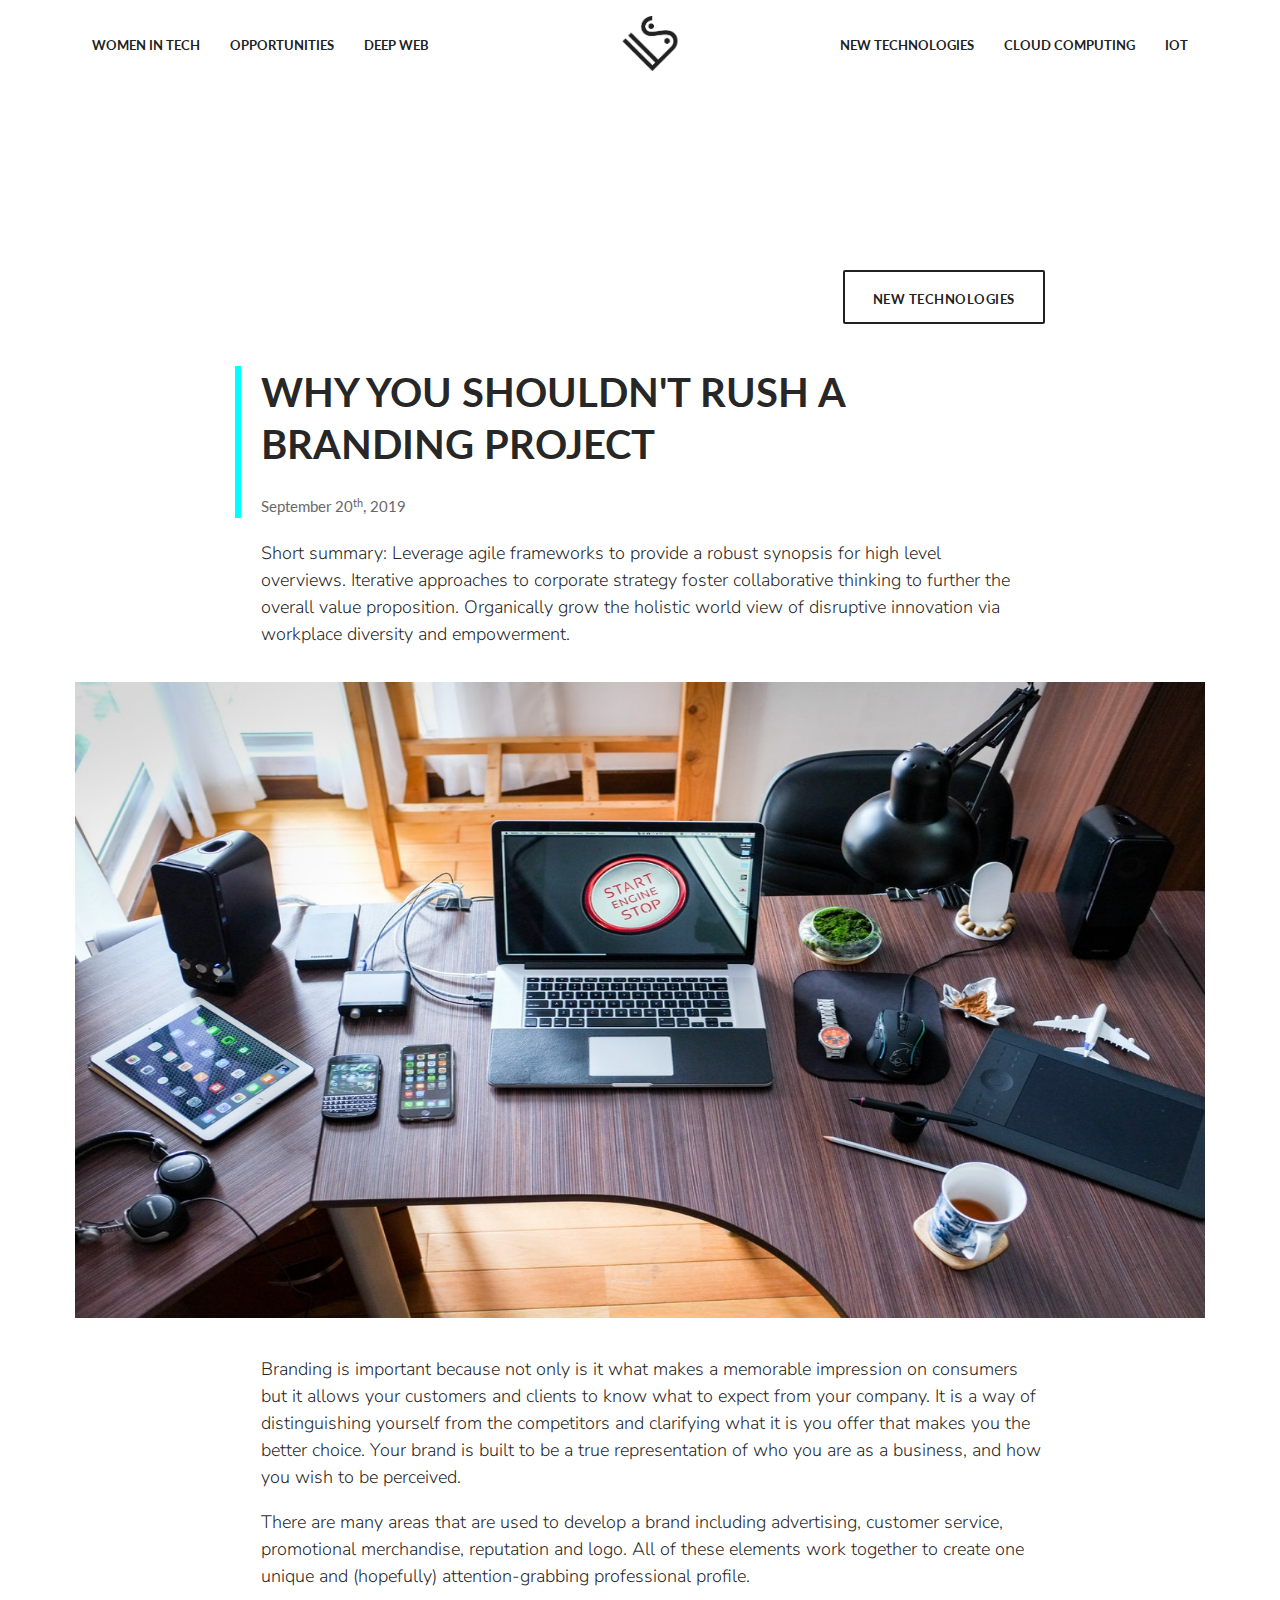
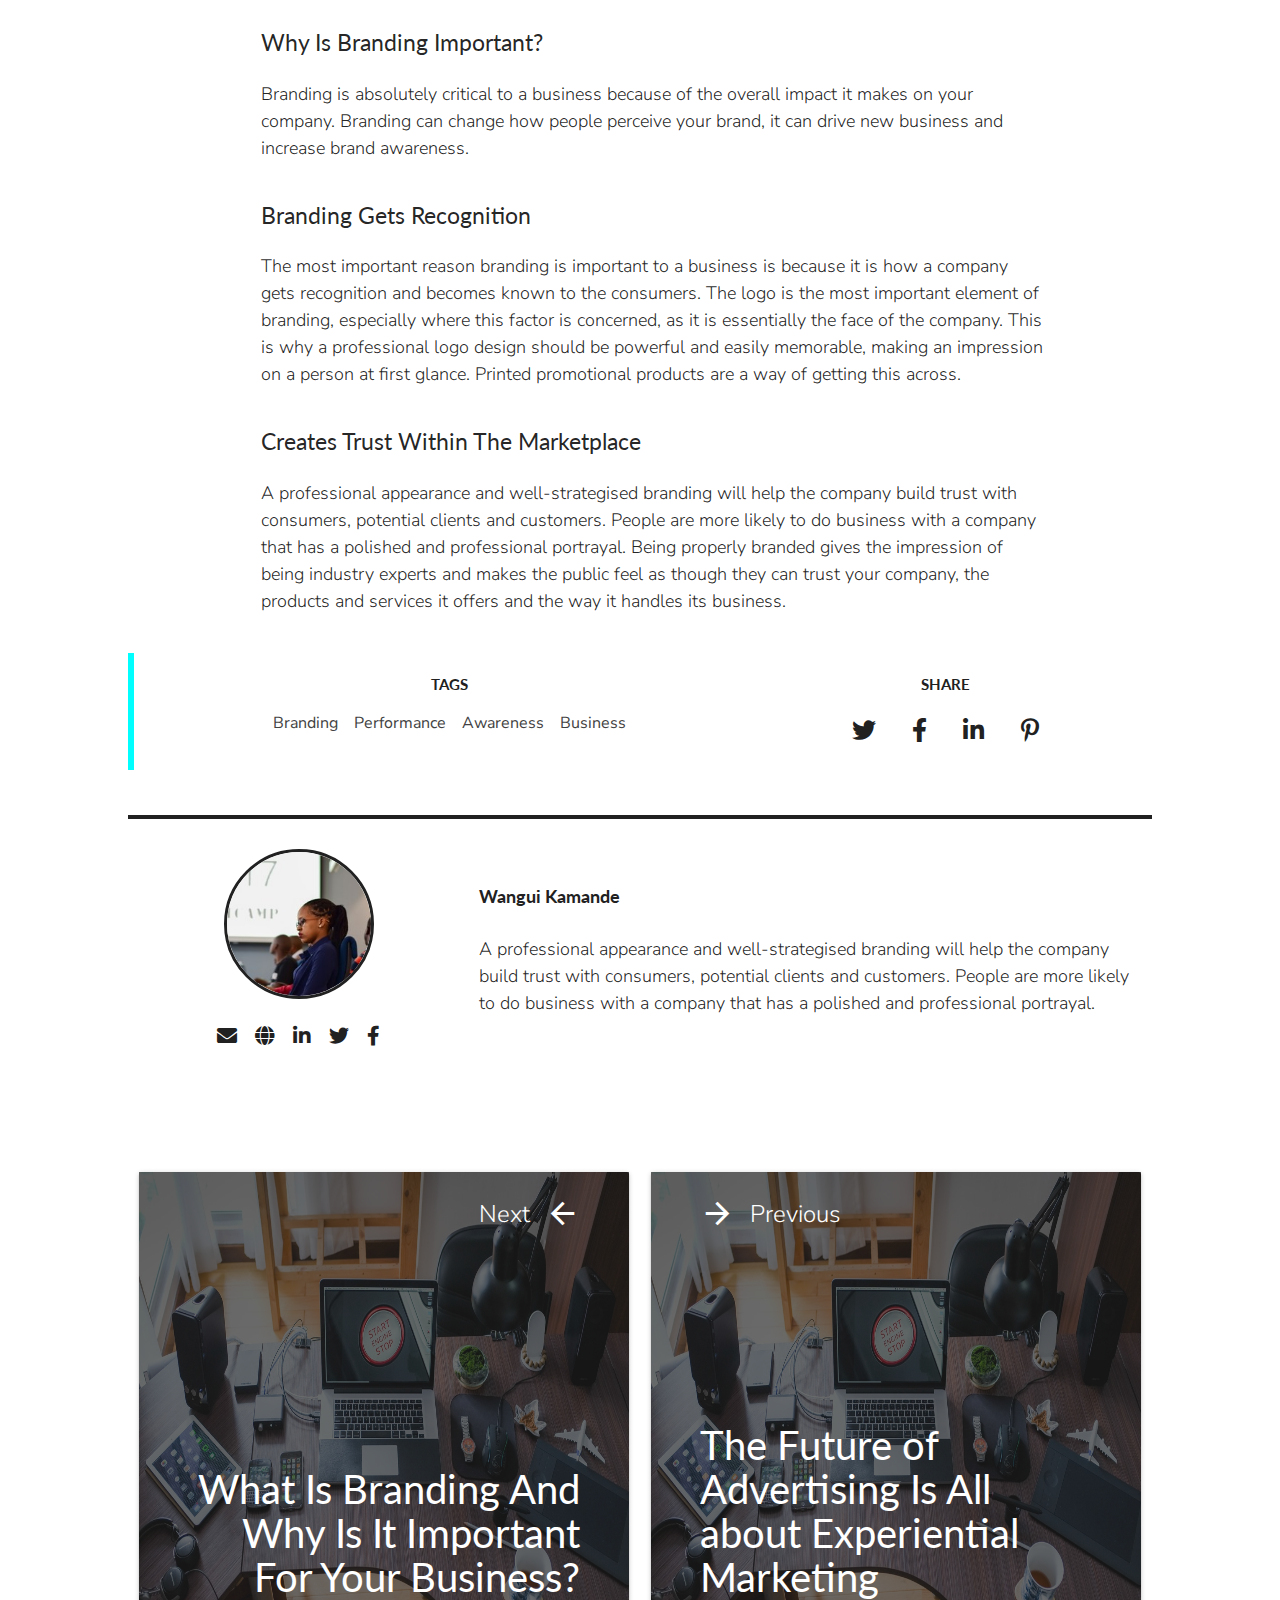
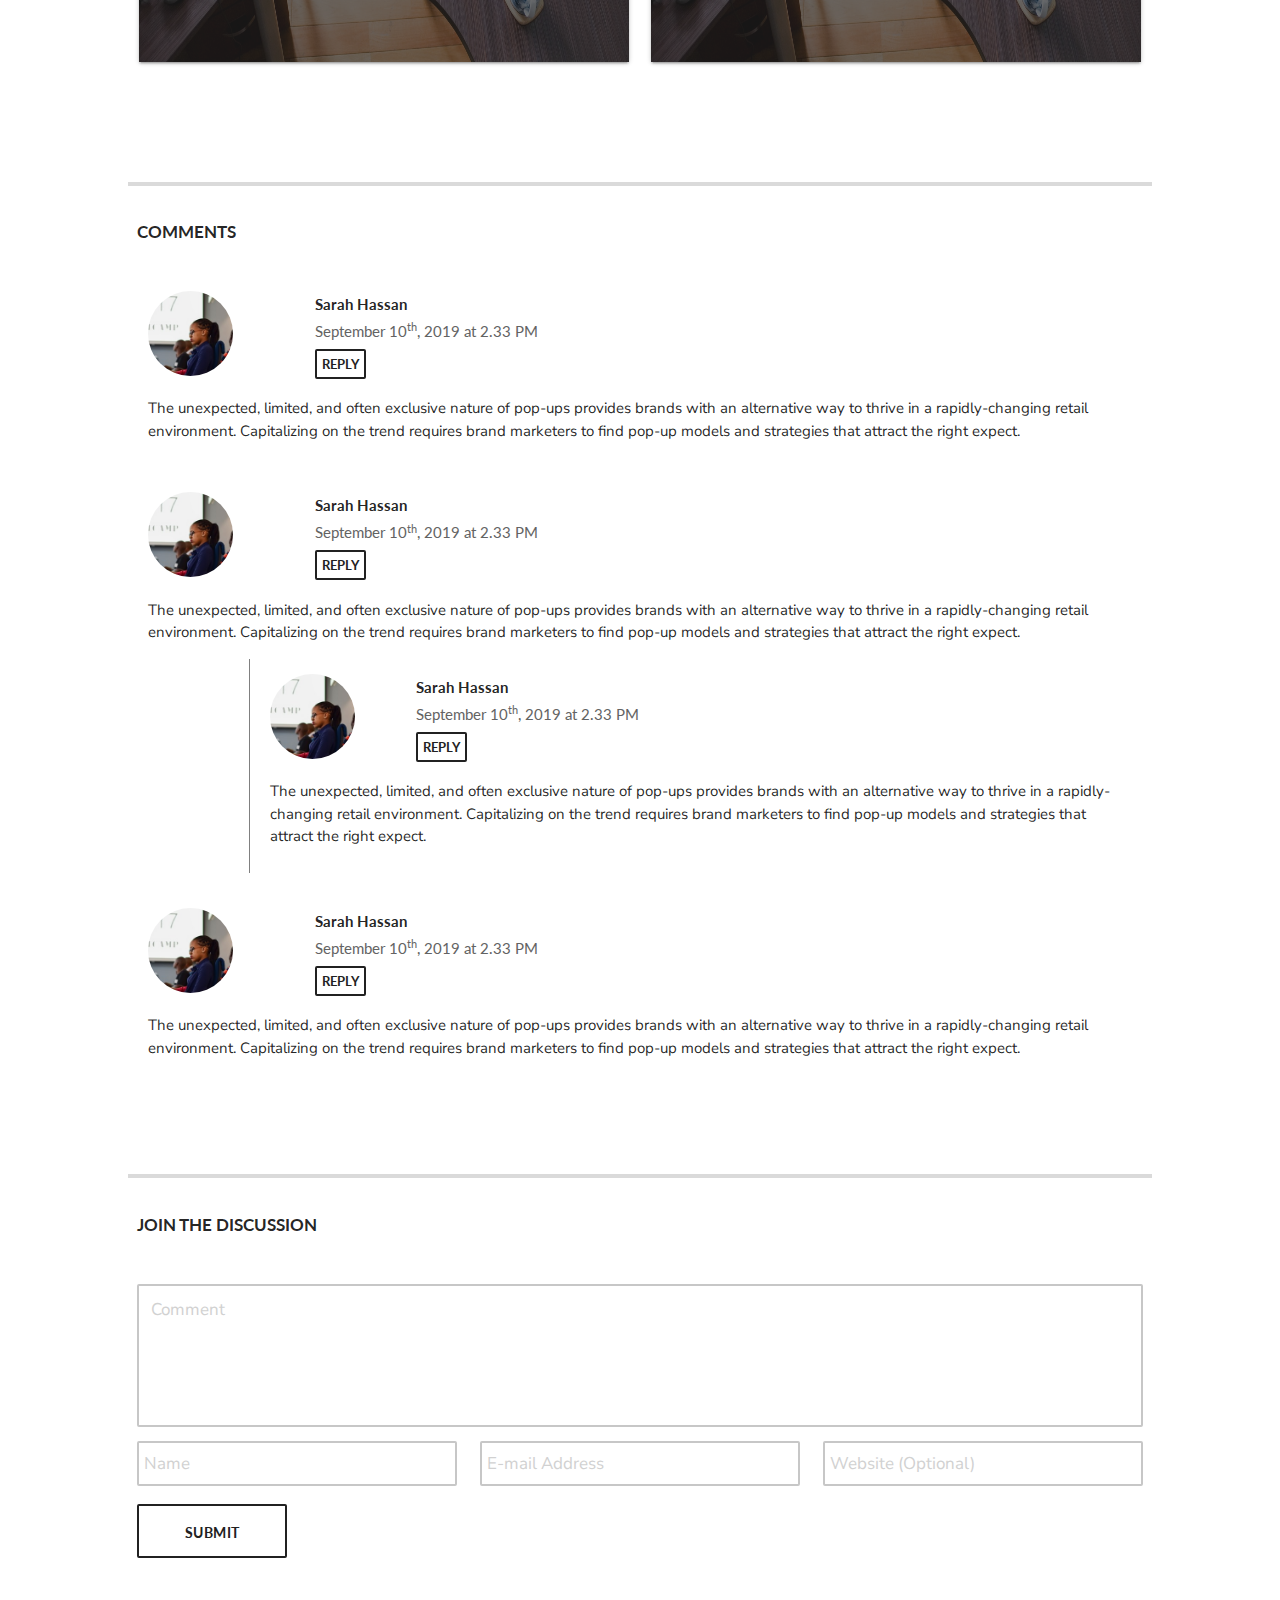
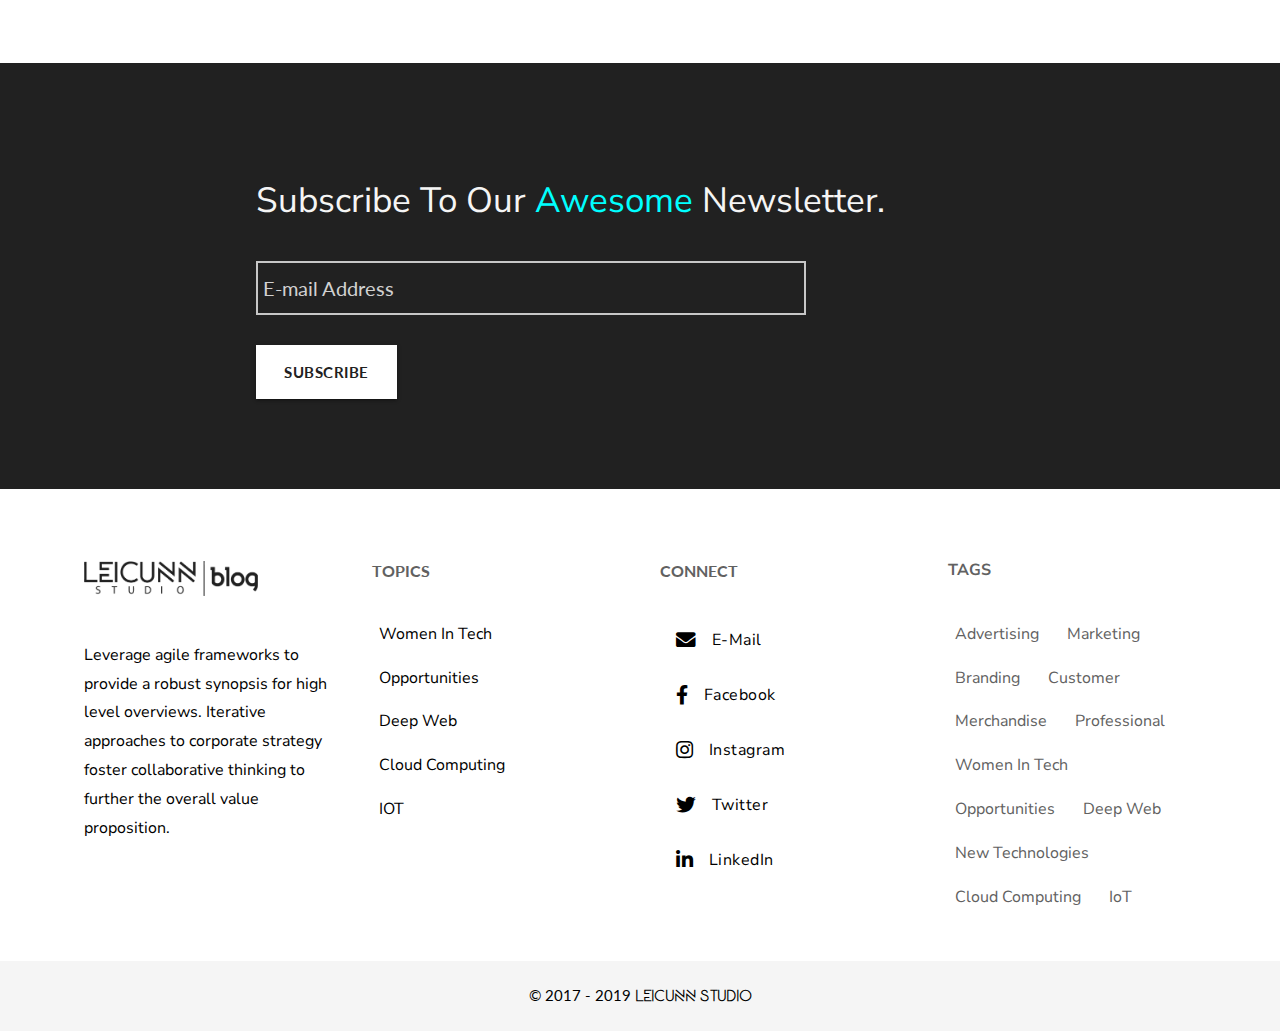
<file: read.html>
<!DOCTYPE html>
<html lang="en">

<head>
    <meta charset="utf-8">
    <meta http-equiv="X-UA-Compatible" content="IE=edge">
    <meta name="viewport" content="width=device-width, initial-scale=1, shrink-to-fit=no" />
    <!-- The above 3 meta tags *must* come first in the head; any other head content must come *after* these tags -->
    <meta name="description" content="">
    <meta name="keywords" content="">
    <!-- <meta name="robots" content="index, follow"> -->
    <!-- <meta http-equiv="cache-control" content="public"> -->
    <meta property="og:title" content="" />
    <meta property="og:url" content="" />
    <meta property="og:image" content="">

    <link rel="shortcut icon" href="" type="image/png">
    <title>Leicunn Studio Blog</title>

     <!--Import Google Icon Font-->
     <link href="https://fonts.googleapis.com/icon?family=Material+Icons" rel="stylesheet">

     <!-- Fontawesome -->
    <link href="fontawesome/css/all.min.css" rel="stylesheet">

    <!--Import Materialize CSS-->
    <link type="text/css" rel="stylesheet" href="materialize/css/materialize.min.css" media="screen,projection" />

    <!-- Common styles -->
    <link rel="stylesheet" href="css/common.css" />

    <!-- Custom styles -->
    <link rel="stylesheet" href="css/read.css" />

</head>

<body>

<!-- NAVIGATION -->
<div class="navbar-fixed">
    <nav class="p-menu">
        <div class="nav-wrapper">
            <a href="#!" class="brand-logo center news grey-text text-darken-4">
                <img src="logo.png" alt="Leicunn Studio Blog" />
            </a>
            <a href="#" data-target="mobile-demo" class="sidenav-trigger grey-text text-darken-4"><i class="material-icons">menu</i></a>
            <ul class="left hide-on-med-and-down lato">
                <li><a href="sass.html" class="grey-text text-darken-4">WOMEN IN TECH</a></li>
                <li><a href="badges.html" class="grey-text text-darken-4">OPPORTUNITIES</a></li>
                <li><a class="grey-text text-darken-4" href="mobile.html">DEEP WEB</a></li>
            </ul>
            <ul class="right hide-on-med-and-down lato grey-text text-darken-4">
                <li><a class="grey-text text-darken-4" href="sass.html">NEW TECHNOLOGIES</a></li>
                <li><a class="grey-text text-darken-4" href="badges.html">CLOUD COMPUTING</a></li>
                <li><a class="grey-text text-darken-4" href="badges.html">IOT</a></li>
            </ul>
        </div>
    </nav>
</div>
<ul class="sidenav lato" id="mobile-demo">
    <li><a href="" class="grey-text text-darken-4 sidenav-close">WOMEN IN TECH</a></li>
    <li><a href="" class="grey-text text-darken-4 sidenav-close">OPPORTUNITIES</a></li>
    <li><a class="grey-text text-darken-4 sidenav-close" href="">DEEP WEB</a></li>
    <li><a class="grey-text text-darken-4 sidenav-close" href="">NEW TECHNOLOGIES</a></li>
    <li><a class="grey-text text-darken-4 sidenav-close" href="">CLOUD COMPUTING</a></li>
    <li><a class="grey-text text-darken-4 sidenav-close" href="">IOT</a></li>
</ul>
<!-- END OF NAVIGATION -->


<!-- CONTENT ONE -->
<div class="row" id="content1">
    <div class="col m12 l4 s12 offset-l4">

        <div class="category">
            <a class="white waves-effect waves-light btn lato grey-text text-darken-4 btn-large">NEW TECHNOLOGIES</a>
        </div>

        <div class="title">
            <h1 class="lato">why you shouldn't rush a branding project</h1>
            <p class="lato">September 20<sup>th</sup>, 2019</p>
        </div>

        <div class="summary">
            <h4 class="nunito">Short summary: Leverage agile frameworks to provide a robust synopsis for high level overviews. Iterative approaches to corporate strategy foster collaborative thinking to further the overall value proposition. Organically grow the holistic world view of disruptive innovation via workplace diversity and empowerment.</h4>
        </div>

    </div>
</div>
<!-- END OF CONTENT ONE -->


<!-- COVER IMAGE -->
<div class="row" id="cover">
    <div class="col m12 l6 s12 offset-l3">

        <img class="materialboxed" id="cover-image" src="cover4.jpg" alt="" />

    </div>
</div>
<!-- END OF COVER IMAGE -->


<!-- CONTENT TWO -->
<div class="row" id="content2">
    <div class="col m12 l4 s12 offset-l4">

        <div class="article">
            <p class="nunito">Branding is important because not only is it what makes a memorable impression on consumers but it allows your customers and clients to know what to expect from your company. It is a way of distinguishing yourself from the competitors and clarifying what it is you offer that makes you the better choice. Your brand is built to be a true representation of who you are as a business, and how you wish to be perceived.</p>

            <p class="nunito">There are many areas that are used to develop a brand including advertising, customer service, promotional merchandise, reputation and logo. All of these elements work together to create one unique and (hopefully) attention-grabbing professional profile.</p>

            <h2 class="lato" style="text-transform: capitalize;">Why Is Branding Important?</h2>

            <p class="nunito">Branding is absolutely critical to a business because of the overall impact it makes on your company. Branding can change how people perceive your brand, it can drive new business and increase brand awareness.</p>

            <h2 class="lato" style="text-transform: capitalize;">Branding Gets Recognition</h2>

            <p class="nunito">The most important reason branding is important to a business is because it is how a company gets recognition and becomes known to the consumers. The logo is the most important element of branding, especially where this factor is concerned, as it is essentially the face of the company. This is why a professional logo design should be powerful and easily memorable, making an impression on a person at first glance. Printed promotional products are a way of getting this across.</p>

            <h2 class="lato" style="text-transform: capitalize;">Creates Trust Within The Marketplace</h2>

            <p class="nunito">A professional appearance and well-strategised branding will help the company build trust with consumers, potential clients and customers. People are more likely to do business with a company that has a polished and professional portrayal. Being properly branded gives the impression of being industry experts and makes the public feel as though they can trust your company, the products and services it offers and the way it handles its business.</p>

        </div>

    </div>
</div>
<!-- END OF CONTENT TWO -->


<!-- SHARE -->
<div class="row" id="share">
    <div class="col m12 l6 s12 offset-l3">

        <div class="row">
            <div class="col m7 l7 s12">
                <h4 class="lato grey-text text-darken-4">TAGS</h4>
                <ul>
                    <li><a href="#" class="nunito">Branding</a></li>
                    <li><a href="#" class="nunito">Performance</a></li>
                    <li><a href="#" class="nunito">Awareness</a></li>
                    <li><a href="#" class="nunito">Business</a></li>
                </ul>
            </div>

            <div class="col m5 l5 s12">
                <h4 class="lato grey-text text-darken-4">SHARE</h4>
                <ul>
                    <li><a href="#" class="grey-text text-darken-4 fab fa-twitter"></a></li>
                    <li><a href="#" class="grey-text text-darken-4 fab fa-facebook-f"></a></li>
                    <li><a href="#" class="grey-text text-darken-4 fab fa-linkedin-in"></a></li>
                    <li><a href="#" class="grey-text text-darken-4 fab  fa-pinterest-p"></a></li>
                </ul>
            </div>
        </div>

    </div>
</div>
<!-- END OF SHARE -->


<!-- AUTHOR -->
<div class="row" id="author">
    <div class="col m12 l6 s12 offset-l3">

        <div class="row">

            <div class="col m4 l4 s12 center-align">
                <img class="circle" src="profile.jpeg" alt="" />
                <ul>
                    <li><a href="#" target="_blank" class="grey-text text-darken-4 fas  fa-envelope"></a></li>
                    <li><a href="#" target="_blank" class="grey-text text-darken-4 fas fa-globe"></a></li>
                    <li><a href="#" target="_blank" class="grey-text text-darken-4 fab fa-linkedin-in"></a></li>
                    <li><a href="#" target="_blank" class="grey-text text-darken-4 fab fa-twitter"></a></li>
                    <li><a href="#" target="_blank" class="grey-text text-darken-4 fab fa-facebook-f"></a></li>
                </ul>
            </div>

            <div class="col m8 l8 s12">
                <a href="#" class="lato grey-text text-darken-4"><h2>Wangui Kamande</h2></a>
                <h3 class="nunito">A professional appearance and well-strategised branding will help the company build trust with consumers, potential clients and customers. People are more likely to do business with a company that has a polished and professional portrayal.</h3>
            </div>

        </div>

    </div>
</div>
<!-- END OF AUTHOR -->


<!-- PREVIOUS NEXT -->
<div class="row" id="prevnext">
    <div class="col m12 s12 l6 offset-l3">

            <div class="row">
                <div class="col m6 l6 s12">

                    <a href="">
                        <div class="card">
                            <div class="card-image">
                                <img src="cover4.jpg" alt="">
                                <div class="card-title">
                                    <p class="nunito">
                                        <span>Next</span>
                                        <span>
                                            <i class="material-icons">arrow_back</i>
                                        </span>
                                    </p>
                                    <h4 class="lato">
                                        What Is Branding And Why Is It Important For Your Business?
                                    </h4>
                                </div>
                            </div>
                        </div>
                    </a>

                </div>

                <div class="col m6 l6 s12">

                    <a href="">
                        <div class="card">
                            <div class="card-image">
                                <img src="cover4.jpg" alt="">
                                <div class="card-title">
                                    <p class="nunito">
                                        <span>
                                            <i class="material-icons">arrow_forward</i>
                                        </span>
                                        <span>Previous</span>
                                    </p>
                                    <h4 class="lato">
                                        The Future of Advertising Is All about Experiential Marketing
                                    </h4>
                                </div>
                            </div>
                        </div>
                    </a>

                </div>
            </div>

    </div>
</div>
<!-- END OF PREVIOUS NEXT -->


<!-- COMMENTS -->
<div class="row" id="comments">
    <div class="col m12 l6 s12 offset-l3">

        <div class="row">
            <h4 class="lato">COMMENTS</h4>

            <div class="col m2 l2 s3">
                <img class="circle" src="profile.jpeg" alt="" />
            </div>
            <div class="col m10 l10 s9 commenter">
                <ul>
                    <li class="lato">Sarah Hassan</li>
                    <li class="lato">September 10<sup>th</sup>, 2019 at 2.33 PM</li>
                    <li class="lato">
                        <a href="#">REPLY</a>
                    </li>
                </ul>
            </div>
            <div class="col m12 l12 s12">
                <p class="nunito">The unexpected, limited, and often exclusive nature of pop-ups provides brands with an alternative way to thrive in a rapidly-changing retail environment. Capitalizing on the trend requires brand marketers to find pop-up models and strategies that attract the right expect.</p>
            </div>
        </div>

        <div class="row">
            <div class="col m2 l2 s3">
                <img class="circle" src="profile.jpeg" alt="" />
            </div>
            <div class="col m10 l10 s9 commenter">
                <ul>
                    <li class="lato">Sarah Hassan</li>
                    <li class="lato">September 10<sup>th</sup>, 2019 at 2.33 PM</li>
                    <li class="lato">
                        <a href="#">REPLY</a>
                    </li>
                </ul>
            </div>
            <div class="col m12 l12 s12">
                <p class="nunito">The unexpected, limited, and often exclusive nature of pop-ups provides brands with an alternative way to thrive in a rapidly-changing retail environment. Capitalizing on the trend requires brand marketers to find pop-up models and strategies that attract the right expect.</p>
            </div>

            <div class="row inner">
                <div class="col m2 l2 s3">
                    <img class="circle" src="profile.jpeg" alt="" />
                </div>
                <div class="col m10 l10 s9 commenter">
                    <ul>
                        <li class="lato">Sarah Hassan</li>
                        <li class="lato">September 10<sup>th</sup>, 2019 at 2.33 PM</li>
                        <li class="lato">
                            <a href="#">REPLY</a>
                        </li>
                    </ul>
                </div>
                <div class="col m12 l12 s12">
                    <p class="nunito">The unexpected, limited, and often exclusive nature of pop-ups provides brands with an alternative way to thrive in a rapidly-changing retail environment. Capitalizing on the trend requires brand marketers to find pop-up models and strategies that attract the right expect.</p>
                </div>
            </div>

        </div>

        <div class="row">
            <div class="col m2 l2 s3">
                <img class="circle" src="profile.jpeg" alt="" />
            </div>
            <div class="col m10 l10 s9 commenter">
                <ul>
                    <li class="lato">Sarah Hassan</li>
                    <li class="lato">September 10<sup>th</sup>, 2019 at 2.33 PM</li>
                    <li class="lato">
                        <a href="#">REPLY</a>
                    </li>
                </ul>
            </div>
            <div class="col m12 l12 s12">
                <p class="nunito">The unexpected, limited, and often exclusive nature of pop-ups provides brands with an alternative way to thrive in a rapidly-changing retail environment. Capitalizing on the trend requires brand marketers to find pop-up models and strategies that attract the right expect.</p>
            </div>
        </div>

    </div>
</div>
<!-- END OF COMMENTS -->


<!-- DISCUSS -->
<div class="row" id="discuss">
    <div class="col m12 l6 s12 offset-l3">

        <div class="row">
            <h4 class="lato">JOIN THE DISCUSSION</h4>

            <form class="row">
                <div class="input-field col m12 l12 s12">
                    <textarea id="comment-text" class="nunito materialize-textarea" rows="5" placeholder="Comment" required></textarea>
                </div>

                <div class="input-field col m4 l4 s12">
                    <input placeholder="Name" id="name" type="text" class="nunito" required>
                </div>
                <div class="input-field col m4 l4 s12">
                    <input placeholder="E-mail Address" id="email" class="nunito" type="email" required>
                </div>
                <div class="input-field col m4 l4 s12">
                    <input placeholder="Website (Optional)" id="website" class="nunito" type="text">
                </div>

                <div class="input-field col m12 l12 s12">
                    <button class="lato btn-large btn" type="submit" name="submit">SUBMIT</button>
                </div>


            </form>

        </div>

    </div>
</div>
<!-- END OF DISCUSS -->


<!-- SUBSCRIBE -->
<div id="subscribe" class="left">
    <h3 class="nunito grey-text text-lighten-4">Subscribe To Our <span class="turqoise">Awesome</span> Newsletter.</h3>
    <form>
        <div class="input-field">
            <input placeholder="E-mail Address" id="email" class="lato left-align" type="email" required><br/><br/>

            <button class="lato btn-large btn white" type="submit" name="submit">SUBSCRIBE</button>
        </div>
    </form>
</div>
<!-- END OF SUBSCRIBE -->


<!-- FOOTER -->
<footer class="page-footer white">
    <div class="container">
        <div class="row center-align">
            <div class="col l4 xl3 m12 s12 left-align">
                <h5><img src="blog-logo.png" alt="" /></h5>
                <p class="black-text nunito">Leverage agile frameworks to provide a robust synopsis for high level overviews. Iterative approaches to corporate strategy foster collaborative thinking to further the overall value proposition.</p>
            </div>

            <div class="col l2 xl3 m12 s12 left-align">
                <h5 class="grey-text text-darken-2 lato">TOPICS</h5>
                <ul>
                    <li><a class="nunito black-text capitalize" href="#!">Women In Tech</a></li>
                    <li><a class="nunito black-text capitalize" href="#!">Opportunities</a></li>
                    <li><a class="nunito black-text capitalize" href="#!">Deep Web</a></li>
                    <li><a class="nunito black-text capitalize" href="#!">Cloud Computing</a></li>
                    <li><a class="nunito black-text capitalize" href="#!">IOT</a></li>
                </ul>
            </div>

            <div class="col l2 xl3 m12 s12 left-align">
                <h5 class="grey-text text-darken-2 lato">CONNECT</h5>
                <ul>
                    <li><a class="nunito black-text btn"><i class="fas fa-envelope left"></i>E-Mail</a></li>
                    <li><a class="nunito black-text btn" href="#!"><i class="fab fa-facebook-f left"></i>Facebook</a></li>
                    <li><a class="nunito black-text btn" href="#!"><i class="fab fa-instagram left"></i>Instagram</a></li>
                    <li><a class="nunito black-text btn" href="#!"><i class="fab fab fa-twitter left"></i>Twitter</a></li>
                    <li><a class="nunito black-text btn" href="#!"><i class="fab fa-linkedin-in left"></i>LinkedIn</a></li>
                </ul>
            </div>

            <div class="col l4 xl3 m12 s12 left-align">
                <h5 class="grey-text text-darken-2 nunito">TAGS</h5>
                <ul>
                    <li><a class="nunito grey-text text-darken-2" href="#!">Advertising</a></li>
                    <li><a class="nunito grey-text text-darken-2" href="#!">Marketing</a></li>
                    <li><a class="nunito grey-text text-darken-2" href="#!">Branding</a></li>
                    <li><a class="nunito grey-text text-darken-2" href="#!">Customer</a></li>
                    <li><a class="nunito grey-text text-darken-2" href="#!">Merchandise</a></li>
                    <li><a class="nunito grey-text text-darken-2" href="#!">Professional</a></li>
                    <li><a class="nunito grey-text text-darken-2" href="#!">Women In Tech</a></li>
                    <li><a class="nunito grey-text text-darken-2" href="#!">Opportunities</a></li>
                    <li><a class="nunito grey-text text-darken-2" href="#!">Deep Web</a></li>
                    <li><a class="nunito grey-text text-darken-2" href="#!">New Technologies</a></li>
                    <li><a class="nunito grey-text text-darken-2" href="#!">Cloud Computing</a></li>
                    <li><a class="nunito grey-text text-darken-2" href="#!">IoT</a></li>
                </ul>
            </div>

        </div>
    </div>
    <div class="footer-copyright grey lighten-4">
        <div class="container center-align">
            <p class="black-text lato">&copy; 2017 - 2019 <span class="lombok">LEICUNN STUDIO</span></p>
        </div>
    </div>
</footer>
<!-- END OF FOOTER -->


<!-- =============JavaScript=================== -->
<!-- JQuery  -->
<script src="js/jquery-3.3.1.slim.min.js"></script>

<!-- Bootstrap JS -->
<script src="materialize/js/materialize.min.js"></script>

<!-- JavaScript -->
<script src="js/common.js"></script>
<script src="js/read.js"></script>

</body>

</html>
</file>
<file: css/common.css>
@import url('https://fonts.googleapis.com/css?family=Lato|Nunito+Sans:300,400|Zilla+Slab:400,500&display=swap');

html, body {
    overflow-x: hidden;
}

@font-face {
    font-family: 'Lombok';
    src: url('../fonts/Lombok.eot');
    src: url('../fonts/Lombok.eot?#iefix') format('embedded-opentype'),
        url('../fonts/Lombok.woff2') format('woff2'),
        url('../fonts/Lombok.woff') format('woff'),
        url('../fonts/Lombok.ttf') format('truetype'),
        url('../fonts/Lombok.svg#Lombok') format('svg');
    font-weight: normal;
    font-style: normal;
}


/* COLOR */
.turqoise {
    color: #00ffff !important;
}

.bg-turqoise {
    background-color: #00ffff !important;
}
/* END OF COLOR */


/* FONTS */
.nunito {
    font-family: 'Nunito Sans', sans-serif;
}

.lato {
    font-family: "Lato", sans-serif;
}

.lombok {
    font-family: 'Lombok', sans-serif;
}

.zilla {
    font-family: 'Zilla Slab', cursive;
}
/* END OF FONTS */


/* MATERIAL ICONS */
material-icons {
    font-style: rounded;
    line-height: 2;
    /* Support for all WebKit browsers. */
    -webkit-font-smoothing: antialiased;
    /* Support for Safari and Chrome. */
    text-rendering: optimizeLegibility;
    /* Support for Firefox. */
    -moz-osx-font-smoothing: grayscale;
    /* Support for IE. */
    font-feature-settings: 'liga';
}
/* END OF MATERIAL ICONS */


/* MARGINS AND PADS */
.p-menu {
    padding-left: 15%;
    padding-right: 15%;
}
/* END OF MARGINS AND PADS */


/* FORMS */
input, textarea {
    box-sizing : border-box !important;
}
.input-field:not(.modal-form) {
    margin-top: 0;
    margin-bottom: 0;
}

textarea.materialize-textarea,
.input-field:not(.modal-form) input {
    border: 2px solid #c7c7c7  !important;
    color: gray !important;
    font-size: 17px !important;
    border-radius: 2px !important;
}

.input-field:not(.modal-form) input {
    padding-left: 5px !important;
    padding-right: 5px !important;
}
/* valid color */
.input-field:not(.modal-form) input[type=text].valid,
.input-field:not(.modal-form) input[type=text]:focus,
.input-field:not(.modal-form) input[type=email]:focus,
.input-field:not(.modal-form) input[type=email].valid,
.input-field:not(.modal-form) textarea:focus {
    border-bottom: 2px solid #c7c7c7 !important;
    box-shadow: none !important;
}
/* invalid color */
.input-field:not(.modal-form) input[type=text].invalid,
.input-field:not(.modal-form) input[type=email].invalid {
    border-bottom: 2px solid #c7c7c7 !important;
    box-shadow: none !important;
}
/* END OF FORMS */


@media only screen and (max-width: 1301px) and (min-width: 1025px){

    /* MARGINS AND PADS */
    .p-menu {
        padding-left: 6%;
        padding-right: 6%;
    }
    /* END OF MARGINS AND PADS */

}

@media only screen and (max-width: 1024px) and (min-width: 993px){

    /* MARGINS AND PADS */
    .p-menu {
        padding-left: 3%;
        padding-right: 3%;
    }
    /* END OF MARGINS AND PADS */

}

/* COL M stops here */
@media only screen and (max-width: 992px) and (min-width: 959px) {

    /* MARGINS AND PADS */
    .p-menu {
        padding-left: 5%;
        padding-right: 5%;
    }
    /* END OF MARGINS AND PADS */

}

/* All Mobile Sizes (devices and browser) */
@media only screen and (min-width: 768px) and (max-width: 958px) {

    /* MARGINS AND PADS */
    .p-menu {
        padding-left: 3%;
        padding-right: 3%;
    }
    /* END OF MARGINS AND PADS */

}

/* Mobile Landscape Size to Tablet Portrait (devices and browsers) */
@media only screen and (min-width: 480px) and (max-width: 767px) {

    /* MARGINS AND PADS */
    .p-menu {
        padding-left: 2%;
        padding-right: 2%;
    }
    /* END OF MARGINS AND PADS */

}

/* Mobile Portrait Size to Mobile Landscape Size (devices and browsers) */
@media only screen and (min-width: 320px) and (max-width: 479px) {

    /* MARGINS AND PADS */
    .p-menu {
        padding-left: 2%;
        padding-right: 0;
    }
    /* END OF MARGINS AND PADS */

}

/* Mobile Portrait Size iphone 5 */
@media only screen and (max-width: 319px) {

    /* MARGINS AND PADS */
    .p-menu {
        padding-left: 2%;
        padding-right: 0;
    }
    /* END OF MARGINS AND PADS */

}
/*END OF MEDIA QUERIES*/
</file>
<file: css/index.css>
/* TOP BAR */
.top-bar {
    padding-top: 5px;
    padding-bottom: 4px;
    margin-bottom: 15px;
}

.top-bar ul li:first-child {
    font-size: 14px;
    line-height: 25px;
    font-weight: bold;
    padding-right: 20px;
}

.top-bar ul li {
    padding: 0 10px;
    display: inline;
}

.top-bar ul li a {
    font-size: 20px;
}

.top-bar ul li a:hover,
.top-bar ul li a:active,
.top-bar ul li a:focus {
    color: #00ffff !important;
}

.top-bar ul li:last-child a i {
    font-size: 30px;
}
/* END OF TOP BAR */


/* SEARCH MODAL */
.modal {
    left: 0;
    right: 0;
    bottom: 0;
    top: 0 !important;
    height: 100%;
    max-height: 100%;
    width: 100%;
    background-color: rgba(255, 255, 255, 0.9);
    border-radius: 0;
    padding: 10% 20% 20% 20%;
    overflow: hidden;
}

.modal button,
.modal button:hover,
.modal button:active,
.modal button:focus {
    background: transparent !important;
    color: black !important;
    box-shadow: none;
}

.modal button i {
    font-size: 25px !important;
}

.modal .modal-content {
    margin-top: 55px;
    height: inherit;
    flex-direction: column;
}

.modal .modal-content h5 {
    font-size: 40px;
    margin-bottom: 55px;
}

.modal .modal-content form {
    margin: 0 auto;
    width: 60%;
}

.modal .modal-content form input {
    border-bottom: 2px solid #212121;
    font-size: 30px;
}

.modal .modal-content form i.active {
    color: #212121;
}

/* valid color */
.modal .modal-content form input[type=text].valid,
.modal .modal-content form input[type=text]:focus {
    border-bottom: 2px solid #212121 !important;
    box-shadow: none !important;
}
/* invalid color */
.modal .modal-content form input[type=text].invalid {
    border-bottom: 2px solid #212121 !important;
    box-shadow: none !important;
}
/* END OF SEARCH MODAL */


/* BLOG LOGO */
.blog-logo img {
    height: 65px;
    margin: 70px auto 30px auto;
}
/* END OF BLOG LOGO */


/* NAVIGATION */
 nav {
    height: 93px;
    line-height: 90px;
    box-shadow: none;
    background-color: white;
    display: flex;
    justify-content: center;
    margin: 30px 0 30px 0;
}

.sidenav-trigger {
    padding: 0 20px;
}

.sidenav-trigger i {
    font-size: 27px;
}

nav .nav-wrapper ul li a {
    font-size: 13px;
    font-weight: bold;
    line-height: 55px;
}

nav .nav-wrapper ul li a:hover {
    background-color: black;
    color: #f5f5f5 !important;
}
/* END OF NAVIGATION */


/* SIDENAV */
.sidenav {
    border-top: 6px solid #212121;
    padding-top: 36px;
    width: 250px;
}

.sidenav li a {
    font-weight: bold;
    border-right: 4px solid white;
    border-left: 4px solid white;
}

.sidenav li a:hover,
.sidenav li a:active,
.sidenav li a:focus {
    border-right: 4px solid #212121;
    border-left: 4px solid #212121;
    background: transparent;
    transition: all .3s;
}
/* END OF SIDENAV */


/* JUMBO */
#jumbo {
    margin: 20px 50px;
}

#jumbo .col {
    padding: 0 2.5rem;
}

#jumbo .l4 {
    max-height: 630px;
}

#jumbo .col .card {
    height: 600px;
}

#jumbo .col .card .card-image,
#jumbo .col .card .card-image img {
    width: 100%;
    height: 100%;
}

#jumbo .col .card .card-image img {
    object-fit: cover;
    background-repeat: no-repeat;
    background-position: 50% 50%;
}

#jumbo .col .card .card-image .card-title {
    color: #fff;
    top: 0;
    right: 0;
    left: 0;
    background-color: rgba(0, 0, 0, 0.75);
    padding: 45px !important;
}

#jumbo .col .card .card-image .card-title div.cont {
    padding: 20px;
    height: 100% !important;
    position: relative;
}

#jumbo .col:first-child .card .card-image .card-title div.cont {
    border-left: 2px solid #00ffff;
}

#jumbo .col:nth-child(2) .card .card-image .card-title div.cont {
    border-top: 2px solid #00ffff;
}

#jumbo .col:last-child .card .card-image .card-title div.cont {
    border-right: 2px solid #00ffff;
}

#jumbo .col .card .card-image .card-title div.cont button {
    border-radius: 0;
    font-size: 12px;
    font-weight: bold;
}

#jumbo .col:last-child .card .card-image .card-title div.cont button {
    float: right;
}

#jumbo .col .card .card-image .card-title div.cont div {
    position: absolute;
    bottom: 0;
    left: 0;
    right: 0;
    padding-left: inherit;
    padding-right: inherit;
}

#jumbo .col .card .card-image .card-title div.cont div h1 {
    line-height: 1.2;
    font-size: 37px;
}

#jumbo .col .card .card-image .card-title div.cont div p {
    padding: 15px 0;
}

#jumbo .col .card .card-image .card-title div.cont div p,
#jumbo .col .card .card-image .card-title div.cont div p i {
    font-size: 16px;
    line-height: 24px;
}

#jumbo .col .card .card-image .card-title div.cont div p i {
    vertical-align: bottom;
    font-size: 17px;
}
/* END OF JUMBO */


/* POSTS */
#posts {
    width: 75%;
    margin-right: auto;
    margin-left: auto;
    margin-top: 100px;
}

#posts .row {
    margin-bottom: 55px;
}

#posts .col {
    padding: 0 1.6rem;
}

#posts .btn {
    border-radius: 0;
}

#posts .col .card {
    box-shadow: none;
    -webkit-box-shadow: none;
}

#posts .card .card-image a.btn:hover,
#posts .card .card-image a.btn:active,
#posts .card .card-image a.btn:focus,
#posts .card .card-image .card-title a.btn:hover,
#posts .card .card-image .card-title a.btn:active,
#posts .card .card-image .card-title a.btn:focus,
.row-quote .card .card-stacked a.btn:hover,
.row-quote .card .card-stacked a.btn:active,
.row-quote .card .card-stacked a.btn:focus {
    background-color: #00ffff !important;
    color: #212121 !important;
}

#posts .row .col-normal .card .card-image .card-title {
    bottom: 20px;
    left: 25px;
    padding: 0 8px;
    font-size: 12px;
    font-weight: bold;
}

#posts .row .col-normal .card .card-image .card-title.btn-large {
    line-height: 40px;
    height: 40px;
}

#posts .row .col-normal .card .card-image .btn-floating {
    width: 50px;
    height: 50px;
    line-height: 50px;
}

#posts .row .col-normal .card .card-image .btn-floating i {
    font-size: 2rem;
    line-height: 50px;
}

#posts .row .col-normal .card .card-image,
#posts .row .col-normal .card .card-image img {
    width: 100%;
}

#posts .row .col-normal .card .card-image {
    background-color: #f5f5f5;
    height: 320px;
}

/* common to all cards */
#posts .card .card-image img {
    height: 100%;
    object-fit: cover;
    background-repeat: no-repeat;
    background-position: 50% 50%;
}

#posts .row .col-normal .card .card-content h1 {
    font-size: 2em;
    font-weight: 500;
    margin: 5px 0 20px 0;
}

#posts .row .col-normal .card .card-content p {
    padding: 13px 0;
}

#posts .row .col-normal .card .card-content p,
#posts .row .col-normal .card .card-content p i {
    font-size: 16px;
    line-height: 24px;
}

#posts .row .col-normal .card .card-content p i {
    vertical-align: bottom;
    font-size: 17px;
}

#posts .row .col-normal .card .card-content a {
    font-size: 12px;
    font-weight: bold;
    color: black;
    border: 2px solid black;
    background: transparent;
    box-shadow: none;
    border-radius: 0;
    height: 40px;
    line-height: 40px;
}

#posts .row .col-normal .card .card-content a:hover,
#posts .col-normal .card .card-content a:active,
#posts .col-normal .card .card-content a:focus {
    color: white;
    background-color: black;
}
/* END OF POSTS */


/* POSTS ROW TWO */
#posts .row-feature,
#posts .row-quote {
    display: flex;
    flex-wrap: wrap;
}

#posts .row-feature .col.l7,
#posts .row-feature .col.l7 .card .card-image,
#posts .row-quote .col.l8 {
    height: inherit !important;
}

#posts .row-feature .col.l7 .card {
    height: 97% !important;
}

#posts .row-feature .col.l7 .card .card-image .card-title {
    color: #fff;
    top: 0;
    right: 0;
    left: 0;
    bottom: 0;
    background-color: rgba(0, 0, 0, 0.55);
    padding: 45px !important;
}

#posts .row-feature .col.l7 .card .card-image .card-title div.cont {
    padding: 20px;
    height: 100% !important;
    position: relative;
}

#posts .row-feature .col.l7 .card .card-image .card-title div.cont a.btn {
    border-radius: 0;
    font-size: 12px;
    font-weight: bold;
}

#posts .row-feature .col.l7 .card .card-image .card-title div.cont div {
    position: absolute;
    bottom: 0;
    left: 0;
    right: 0;
    padding-left: inherit;
    padding-right: inherit;
}

#posts .row-feature .col.l7 .card .card-image .card-title div.cont div h1 {
    line-height: 1.2;
    font-size: 37px;
}

#posts .row-feature .col.l7 .card .card-image .card-title div.cont div p {
    padding: 15px 0;
}

#posts .row-feature .col.l7 .card .card-image .card-title div.cont div p,
#posts .row-feature .col.l7 .card .card-image .card-title div.cont div p i {
    font-size: 16px;
    line-height: 24px;
}

#posts .row-feature .col.l7 .card .card-image .card-title div.cont div p i {
    vertical-align: bottom;
    font-size: 17px;
}
/* END OF POSTS ROW TWO */


/* POSTS ROW FOUR */
#posts .row-quote .col {
    max-height: 500px !important;
}

#posts .row-quote .col .card,
#posts .row-quote .col .card-panel {
    height: 99% !important;
}

#posts .row-quote .col .card .card-image {
    height: 100% !important;
}

.row-quote .card-panel {
    padding: 20px;
}

.row-quote .card-panel h2:first-child {
    font-size: 40px;
}

.row-quote .card-panel h2 i {
    font-size: 50px;
}

.row-quote .card-panel h2:nth-child(2) {
    border-left: 2px solid #00ffff;
    margin-left: 35px;
    padding-left: 20px;
    font-size: 25px;
    font-weight: 300;
    line-height: 1.4;
}

.row-quote .col .card .card-image,
.row-quote .col .card .card-image img {
    height: inherit !important;
}

.row-quote .col .card .card-stacked {
    border-top: 2px solid #e8e8e8;
    border-bottom: 2px solid #e8e8e8;
    border-right: 2px solid #e8e8e8;
    padding: 20px;
}

.row-quote .col .card .card-stacked .card-content a:first-child {
    font-size: 12px;
    font-weight: bold;
}

.row-quote .col .card .card-stacked .card-content p {
    padding-top: 22px;
}

.row-quote .col .card .card-stacked .card-content p,
.row-quote .col .card .card-stacked .card-content p i {
    font-size: 16px;
    line-height: 24px;
}

.row-quote .col .card .card-stacked .card-content p i {
    vertical-align: bottom;
    font-size: 17px;
}

.row-quote .col .card .card-stacked .card-content h1 {
    font-size: 2.5em;
    font-weight: 500;
    margin: 20px 0 10px 0;
}
/* END OF POSTS ROW FOUR */


/* POSTS LOAD MORE */
#posts .load-more {
    padding: 30px 0 40px 0;
}

#posts .load-more button {
    border-radius: 0;
    font-size: 13px;
    font-weight: bold;
    background: transparent;
    border: 2px solid gray;
    color: gray;
    box-shadow: none;
}

#posts .load-more button:hover,
#posts .load-more button:active,
#posts .load-more button:focus {
    background-color: black;
    color: white;
    border: 2px solid black;
    transition: all .3s;
}
/* END OF POSTS LOAD MORE */


/* SUBSCRIBE */
#subscribe {
    background-color: #212121;
    margin: 35px 0 40px 0;
    padding: 90px 20%;
    width: 100%;
}

#subscribe h3 {
    font-size: 35px;
    margin-bottom: 40px;
}

#subscribe form .input-field {
    width: 550px;
}

#subscribe form .input-field input {
    height: 54px;
    line-height: 54px;
    padding-left: 30px;
    padding-right: 30px;
    color: #f5f5f5 !important;
    font-size: 20px !important;
    border-radius: 0 !important;
}

#subscribe form .input-field button {
    border-radius: 0;
    color: #212121;
    font-weight: bold;
}

#subscribe form .input-field button:active,
#subscribe form .input-field button:focus,
#subscribe form .input-field button:hover {
    background-color: #00ffff !important;
}
/* END OF SUBSCRIBE */


/* FOOTER */
.page-footer .container {
    max-width: 75%;
    width: 75%;
}

.page-footer .container .row .col {
    padding-left: 20px;
    padding-right: 20px;
}

.page-footer .container .row .col h5 {
    font-size: 16px;
    font-weight: bold;
    line-height: 1.2;
    padding-top: 15px;
    padding-bottom: 25px;
}

.page-footer .container .row .col:first-child img {
    width: auto;
    height: 35px;
}

.page-footer .container .row .col:first-child p,
.page-footer .container .row .col ul li {
    font-size: 16px;
    line-height: 1.8;
}

.page-footer .container .row .col ul li {
    font-weight: 400;
    padding-bottom: 15px;
    padding-right: 10px;
}

.page-footer .container .row .col:last-child ul li {
    display: inline-block;
}

.page-footer .container .row .col:nth-child(2) ul li a,
.page-footer .container .row .col:last-child ul li a {
    border-radius: 0;
    padding: 7px;
}

.page-footer .container .row .col a.btn {
    box-shadow: none;
    border-radius: 0;
    background: transparent;
    text-transform: capitalize !important;
    font-size: 16px;
    line-height: 40px;
    height: 40px;
}

.page-footer .container .row .col a.btn:first-child:hover,
.page-footer .container .row .col a.btn:first-child:active,
.page-footer .container .row .col a.btn:first-child:focus {
    color: #f5f5f5 !important;
    background-color: #212121;
}

.page-footer .container .row .col:nth-child(2) ul li a:hover,
.page-footer .container .row .col:nth-child(2) ul li a:focus,
.page-footer .container .row .col:nth-child(2) ul li a:active,
.page-footer .container .row .col:last-child ul li a:hover,
.page-footer .container .row .col:last-child ul li a:focus,
.page-footer .container .row .col:last-child ul li a:active {
    color: #f5f5f5 !important;
    background-color: #212121;
}

.page-footer .footer-copyright {
    height: 70px;
}

.page-footer .footer-copyright p {
    line-height: 70px;
    margin-top: 15px;
}

.page-footer .footer-copyright p span {
    font-weight: bold;
}
/* END OF FOOTER */


/*MEDIA QUERIES*/
/* Larger than normal laptop sizes */
@media only screen and (max-width: 1850px) and (min-width: 1601px){

    /* JUMBO */
    #jumbo {
        margin: 20px;
    }

    #jumbo .col {
        padding: 15px;
    }

    #jumbo .col .card .card-image .card-title {
        padding: 30px !important;
    }

    #jumbo .col .card .card-image .card-title div.cont {
        padding: 15px;
    }

    #jumbo .col .card .card-image .card-title div.cont div h1 {
        font-size: 35px;
    }
    /* END OF JUMBO */

    /* POSTS */
    #posts {
        width: 90%;
    }
    /* END OF POSTS */

    /* POSTS ROW FOUR */
    #posts .row-quote .col {
        max-height: 550px !important;
    }
    /* END OF POSTS ROW FOUR */

}

@media only screen and (max-width: 1600px) and (min-width: 1201px){

    /* SEARCH MODAL */
    .modal {
        padding: 10% 10%;
    }

    .modal .modal-content form {
        width: 80%;
    }
    /* END OF SEARCH MODAL */

    /* JUMBO */
    #jumbo {
        margin: 20px;
    }

    #jumbo .col {
        padding: 5px;
    }

    #jumbo .l4 {
        max-height: 530px;
    }

    #jumbo .col .card {
        height: 560px;
    }

    #jumbo .col .card .card-image .card-title {
        padding: 20px !important;
    }

    #jumbo .col .card .card-image .card-title div.cont {
        padding: 15px;
    }

    #jumbo .col .card .card-image .card-title div.cont button {
        font-size: 11px;
    }

    #jumbo .col .card .card-image .card-title div.cont div h1 {
        font-size: 32px;
    }

    #jumbo .col .card .card-image .card-title div.cont div p {
        padding: 10px 0;
    }

    #jumbo .col .card .card-image .card-title div.cont div p,
    #jumbo .col .card .card-image .card-title div.cont div p i {
        font-size: 15px;
        line-height: 23px;
    }

    #jumbo .col .card .card-image .card-title div.cont div p i {
        font-size: 16px;
    }
    /* END OF JUMBO */

    /* POSTS */
    #posts {
        width: 90%;
    }

    #posts .col {
        padding: 0 .8rem;
    }

    #posts .row .col-normal .card .card-content h1 {
        font-size: 1.7em;
    }
    /* END OF POSTS */

    /* POSTS ROW FOUR */
    .row-quote .card-panel {
        padding: 10px;
    }

    .row-quote .card-panel h2:first-child {
        font-size: 30px;
    }

    .row-quote .card-panel h2 i {
        font-size: 40px;
    }

    .row-quote .card-panel h2:nth-child(2) {
        margin-left: 20px;
        padding-left: 15px;
        font-size: 23px;
    }

    .row-quote .col .card .card-stacked {
        padding: 10px;
    }

    .row-quote .col .card .card-stacked .card-content h1 {
        font-size: 2em;
        margin: 20px 0 10px 0;
    }
    /* END OF POSTS ROW FOUR */

    /* FOOTER */
    .page-footer .container {
        max-width: 90%;
        width: 90%;
    }
    /* END OF FOOTER */

}

@media only screen and (max-width: 1200px) and (min-width: 993px){

    /* SEARCH MODAL */
    .modal {
        padding: 10% 10%;
    }

    .modal .modal-content form {
        width: 90%;
    }

    .modal .modal-content form input {
        font-size: 25px;
    }
    /* END OF SEARCH MODAL */

    /* NAVIGATION */

    /* END OF NAVIGATION */

    /* JUMBO */
    #jumbo {
        margin: 20px 10px;
    }

    #jumbo .col {
        padding: 5px;
    }

    #jumbo .l4 {
        max-height: 530px;
    }

    #jumbo .col .card {
        height: 560px;
    }

    #jumbo .col .card .card-image .card-title {
        padding: 15px !important;
    }

    #jumbo .col .card .card-image .card-title div.cont {
        padding: 10px;
    }

    #jumbo .col .card .card-image .card-title div.cont button {
        font-size: 11px;
    }

    #jumbo .col .card .card-image .card-title div.cont div h1 {
        font-size: 30px;
    }

    #jumbo .col .card .card-image .card-title div.cont div p {
        padding: 10px 0;
    }

    #jumbo .col .card .card-image .card-title div.cont div p,
    #jumbo .col .card .card-image .card-title div.cont div p i {
        font-size: 15px;
        line-height: 23px;
    }

    #jumbo .col .card .card-image .card-title div.cont div p i {
        font-size: 16px;
    }
    /* END OF JUMBO */

    /* POSTS */
    #posts {
        width: 100%;
        margin-top: 70px;
    }

    #posts .col {
        padding: 0 .5rem;
    }

    #posts .row .col-normal .card .card-image .card-title {
        font-size: 11px;
    }

    #posts .row .col-normal .card .card-image {
        height: 350px;
    }

    #posts .row .col-normal .card .card-content h1 {
        font-size: 1.7em;
    }

    #posts .row .col-normal .card .card-content a {
        font-size: 11px;
    }
    /* END OF POSTS */

    /* POSTS ROW FOUR */
    #posts .row-quote .col {
        max-height: 550px !important;
    }

    .row-quote .card-panel {
        padding: 10px;
    }

    .row-quote .card-panel h2:first-child {
        font-size: 30px;
    }

    .row-quote .card-panel h2 i {
        font-size: 40px;
    }

    .row-quote .card-panel h2:nth-child(2) {
        margin-left: 20px;
        padding-left: 15px;
        font-size: 23px;
    }

    .row-quote .col .card .card-stacked {
        padding: 10px;
    }

    .row-quote .col .card .card-stacked .card-content h1 {
        font-size: 2em;
        margin: 20px 0 10px 0;
    }
    /* END OF POSTS ROW FOUR */

    /* FOOTER */
    .page-footer .container {
        max-width: 100%;
        width: 100%;
    }

    .page-footer .container .row .col {
        padding-left: 10px;
        padding-right: 10px;
    }

    .page-footer .container .row .col ul li {
        padding-right: 5px;
    }

    .page-footer .container .row .col:nth-child(2) ul li a,
    .page-footer .container .row .col:last-child ul li a {
        padding: 5px;
    }
    /* END OF FOOTER */

}

/* COL M stops here */
@media only screen and (max-width: 992px) and (min-width: 959px) {

    /* SEARCH MODAL */
    .modal {
        padding: 10% 5%;
    }

    .modal .modal-content form {
        width: 90%;
    }

    .modal .modal-content form input {
        font-size: 25px;
    }
    /* END OF SEARCH MODAL */

    /* BLOG LOGO */
    .blog-logo img {
        margin: 40px auto 0 auto;
    }
    /* END OF BLOG LOGO */

    /* NAVIGATION */
    nav.p-menu {
        padding: 0;
        margin: 0;
        height: 35px;
    }

    .sidenav-trigger {
        padding: 30px 30px 0 0;
    }

    .sidenav-trigger i {
        font-size: 35px;
    }
    /* END OF NAVIGATION */

    /* JUMBO */
    #jumbo .col .card .card-image .card-title div.cont {
        border-left: none !important;
        border-right: none !important;
        border-top: 2px solid #00ffff;
        text-align: center;
    }

    #jumbo .col .card .card-image .card-title div.cont button {
        float: none !important;
    }
    /* END OF JUMBO */

    /* POSTS ROW TWO */
    #posts .row-feature .col.l7 {
        margin-bottom: 40px;
    }

    #posts .row-feature .col.l7 .card {
        height: 550px !important;
    }

    #posts .row-feature .col.l7 .card .card-image .card-title {
        padding: 20px !important;
    }

    #posts .row-feature .col.l7 .card .card-image .card-title div.cont {
        padding: 15px;
    }
    /* END OF POSTS ROW TWO */

    /* FOOTER */
    .page-footer .container {
        max-width: 65%;
        width: 65%;
    }
    /* END OF FOOTER */

}

/* All Mobile Sizes (devices and browser) */
@media only screen and (min-width: 768px) and (max-width: 958px) {

    /* SEARCH MODAL */
    .modal {
        padding: 10% 5%;
    }

    .modal .modal-content form {
        width: 90%;
    }

    .modal .modal-content form input {
        font-size: 25px;
    }
    /* END OF SEARCH MODAL */

    /* BLOG LOGO */
    .blog-logo img {
        margin: 40px auto 0 auto;
    }
    /* END OF BLOG LOGO */

    /* NAVIGATION */
    nav.p-menu {
        padding: 0;
        margin: 0;
        height: 30px;
    }

    .sidenav-trigger {
        padding: 0 30px;
    }

    .sidenav-trigger i {
        font-size: 35px;
    }
    /* END OF NAVIGATION */

    /* JUMBO */
    #jumbo .col .card .card-image .card-title div.cont {
        border-left: none !important;
        border-right: none !important;
        border-top: 2px solid #00ffff;
        text-align: center;
    }

    #jumbo .col .card .card-image .card-title div.cont button {
        float: none !important;
    }
    /* END OF JUMBO */

    /* POSTS */
    #posts {
        width: 80%;
        margin-top: 50px;
    }

    #posts .col {
        padding: 10px 1.5rem;
    }
    /* END OF POSTS */

    /* POSTS ROW TWO */
    #posts .row-feature .col.l7 {
        margin-bottom: 40px;
    }

    #posts .row-feature .col.l7 .card {
        height: 550px !important;
    }

    #posts .row-feature .col.l7 .card .card-image .card-title {
        padding: 15px !important;
    }

    #posts .row-feature .col.l7 .card .card-image .card-title div.cont {
        padding: 15px;
    }

    #posts .row-feature .col.l7 .card .card-image .card-title div.cont a.btn {
        font-size: 11px;
        line-height: 40px;
        height: 40px;
        padding-left: 10px;
        padding-right: 10px;
    }

    #posts .row-feature .col.l7 .card .card-image .card-title div.cont div h1 {
        font-size: 1.5em;
    }
    /* END OF POSTS ROW TWO */

    /* POSTS LOAD MORE */
    #posts .load-more {
        padding: 20px 0;
    }

    #posts .load-more button {
        font-size: 12px;
        line-height: 40px;
        height: 40px;
    }
    /* END OF POSTS LOAD MORE */

    /* SUBSCRIBE */
    #subscribe form .input-field {
        width: inherit !important;
    }
    /* END OF SUBSCRIBE */

    /* FOOTER */
    .page-footer .container {
        max-width: 65%;
        width: 65%;
    }

    .page-footer .container .row .col {
        text-align: center;
    }
    /* END OF FOOTER */

}

/* Mobile Landscape Size to Tablet Portrait (devices and browsers) */
@media only screen and (min-width: 480px) and (max-width: 767px) {

    /* TOP BAR */
    .top-bar ul li {
        padding: 0 7px;
    }

    .top-bar ul li a {
        font-size: 15px;
    }

    .top-bar ul li:last-child a i {
        margin-right: 20px;
    }
    /* END OF TOP BAR */

    /* SEARCH MODAL */
    .modal {
        padding: 30% 10px;
    }

    .modal .modal-content {
        padding: 15px;
    }

    .modal .modal-content h5 {
        font-size: 30px;
    }

    .modal .modal-content form {
        width: 90%;
    }

    .modal .modal-content form input {
        font-size: 19px;
    }
    /* END OF SEARCH MODAL */

    /* BLOG LOGO */
    .blog-logo img {
        margin: 40px auto 0 auto;
    }
    /* END OF BLOG LOGO */

    /* NAVIGATION */
    nav {
        height: 75px;
        line-height: 75px;
    }

    nav.p-menu {
        padding: 0;
        margin: 0;
        height: 30px;
    }

    .sidenav-trigger {
        padding: 0 30px;
    }

    .sidenav-trigger i {
        font-size: 35px;
    }
    /* END OF NAVIGATION */

    /* JUMBO */
    #jumbo {
        margin: 35px;
    }

    #jumbo .col {
        padding: 0;
    }

    #jumbo .l4 {
        max-height: 560px;
    }

    #jumbo .col .card {
        height: 530px;
    }

    #jumbo .col .card .card-image .card-title {
        padding: 25px !important;
    }

    #jumbo .col .card .card-image .card-title div.cont {
        padding: 10px;
    }

    #jumbo .col .card .card-image .card-title div.cont {
        border-left: none !important;
        border-right: none !important;
        border-top: 2px solid #00ffff;
        text-align: center;
    }

    #jumbo .col .card .card-image .card-title div.cont button {
        float: none !important;
    }

    #jumbo .col .card .card-image .card-title div.cont div h1 {
        font-size: 32px;
    }
    /* END OF JUMBO */

    /* POSTS */
    #posts {
        width: 90%;
        margin-top: 50px;
    }

    #posts .row {
        margin-bottom: auto;
    }

    #posts .col {
        padding: 0 1rem;
    }

    #posts .row .col-normal .card .card-image .card-title {
        font-size: 11px;
    }

    #posts .row .col-normal .card .card-image {
        height: 350px;
    }

    #posts .row .col-normal .card .card-content h1 {
        font-size: 1.8em;
    }

    #posts .row .col-normal .card .card-content p i {
        font-size: 16px;
    }

    #posts .row .col-normal .card .card-content a {
        font-size: 11px;
    }
    /* END OF POSTS */

    /* POSTS ROW TWO */
    #posts .row-feature .col.l7 {
        margin-bottom: 35px;
    }

    #posts .row-feature .col.l7 .card {
        height: 500px !important;
    }

    #posts .row-feature .col.l7 .card .card-image .card-title {
        padding: 10px !important;
    }

    #posts .row-feature .col.l7 .card .card-image .card-title div.cont {
        padding: 10px;
    }

    #posts .row-feature .col.l7 .card .card-image .card-title div.cont a.btn {
        font-size: 11px;
        line-height: 40px;
        height: 40px;
        padding-left: 10px;
        padding-right: 10px;
    }

    #posts .row-feature .col.l7 .card .card-image .card-title div.cont div h1 {
        font-size: 1.3em;
    }
    /* END OF POSTS ROW TWO */

    /* POSTS ROW FOUR */
    #posts .row-quote .col {
        max-height: none !important;
        padding-bottom: 35px;
    }

    .row-quote .card-panel {
        padding: 15px 20px 15px 15px;
    }

    .row-quote .card-panel h2:first-child {
        font-size: 30px;
    }

    .row-quote .card-panel h2 i {
        font-size: 32px;
    }

    .row-quote .card-panel h2:nth-child(2) {
        margin-left: 30px;
        padding-left: 20px;
        font-size: 25px;
    }
    /* END OF POSTS ROW FOUR */

    /* POSTS LOAD MORE */
    #posts .load-more {
        padding: 20px 0;
    }

    #posts .load-more button {
        font-size: 12px;
        line-height: 40px;
        height: 40px;
    }
    /* END OF POSTS LOAD MORE */

    /* SUBSCRIBE */
    #subscribe {
        padding: 70px 10%;
        width: 100%;
    }

    #subscribe form .input-field {
        width: inherit !important;
    }
    /* END OF SUBSCRIBE */

    /* FOOTER */
    .page-footer .container {
        max-width: 90%;
        width: 90%;
    }

    .page-footer .container .row .col {
        text-align: center;
    }

    .page-footer .container .row .col h5 {
        line-height: normal;
        padding-bottom: 15px;
    }

    .page-footer .container .row .col:first-child p,
    .page-footer .container .row .col ul li {
        line-height: 1.5 !important;
    }

    .page-footer .container .row .col ul li {
        padding-bottom: 10px;
    }

    .page-footer .container .row .col:nth-child(2) ul li a,
    .page-footer .container .row .col:last-child ul li a {
        padding: 5px;
    }
    /* END OF FOOTER */

}

/* Mobile Portrait Size to Mobile Landscape Size (devices and browsers) */
@media only screen and (min-width: 320px) and (max-width: 479px) {

    /* TOP BAR */
    .top-bar ul li:first-child {
        line-height: 20px;
        padding-right: 10px;
    }

    .top-bar ul li {
        padding: 0 5px;
    }

    .top-bar ul li a {
        font-size: 15px;
    }

    .top-bar ul li:last-child a i {
        font-size: 20px;
        margin-right: 10px;
    }
    /* END OF TOP BAR */

    /* SEARCH MODAL */
    .modal {
        padding: 30% 10px;
        background-color: rgba(255, 255, 255, 1);
    }

    .modal .modal-content {
        height: inherit;
        flex-direction: column;
        padding: 0;
    }

    .modal .modal-content h5 {
        font-size: 28px;
    }

    .modal .modal-content form {
        width: 95%;
    }

    .modal .modal-content form input {
        font-size: 16px;
    }
    /* END OF SEARCH MODAL */

    /* BLOG LOGO */
    .blog-logo img {
        height: 50px;
        margin: 40px auto 0 auto;
    }
    /* END OF BLOG LOGO */

    /* NAVIGATION */
    nav {
        height: 70px;
        line-height: 70px;
    }

    nav.p-menu {
        padding: 0;
        margin: 0;
    }
    /* END OF NAVIGATION */

    /* JUMBO */
    #jumbo {
        margin: 5px;
    }

    #jumbo .col {
        padding: 0;
    }

    #jumbo .l4 {
        max-height: 530px;
    }

    #jumbo .col .card {
        height: 500px;
    }

    #jumbo .col .card .card-image .card-title {
        padding: 15px !important;
    }

    #jumbo .col .card .card-image .card-title div.cont {
        padding: 10px;
    }

    #jumbo .col .card .card-image .card-title div.cont {
        border-left: none !important;
        border-right: none !important;
        border-top: 2px solid #00ffff;
        text-align: center;
    }

    #jumbo .col .card .card-image .card-title div.cont button {
        font-size: 11px;
    }

    #jumbo .col .card .card-image .card-title div.cont button {
        float: none !important;
    }

    #jumbo .col .card .card-image .card-title div.cont div h1 {
        font-size: 29px;
    }

    #jumbo .col .card .card-image .card-title div.cont div p {
        padding: 8px 0;
    }

    #jumbo .col .card .card-image .card-title div.cont div p,
    #jumbo .col .card .card-image .card-title div.cont div p i {
        font-size: 15px;
        line-height: 23px;
    }

    #jumbo .col .card .card-image .card-title div.cont div p i {
        font-size: 16px;
    }
    /* END OF JUMBO */

    /* POSTS */
    #posts {
        width: 100%;
        margin-top: 50px;
    }

    #posts .row {
        margin-bottom: auto;
    }

    #posts .col {
        padding: 0 1rem;
    }

    #posts .row .col-normal .card .card-image .card-title {
        font-size: 11px;
    }

    #posts .row .col-normal .card .card-image {
        height: 350px;
    }

    #posts .row .col-normal .card .card-content h1 {
        font-size: 1.8em;
    }

    #posts .row .col-normal .card .card-content p i {
        font-size: 16px;
    }

    #posts .row .col-normal .card .card-content a {
        font-size: 11px;
    }
    /* END OF POSTS */

    /* POSTS ROW TWO */
    #posts .row-feature .col.l7 {
        margin-bottom: 35px;
    }

    #posts .row-feature .col.l7 .card {
        height: 500px !important;
    }

    #posts .row-feature .col.l7 .card .card-image .card-title {
        padding: 10px !important;
    }

    #posts .row-feature .col.l7 .card .card-image .card-title div.cont {
        padding: 5px;
    }

    #posts .row-feature .col.l7 .card .card-image .card-title div.cont a.btn {
        font-size: 11px;
        line-height: 40px;
        height: 40px;
        padding-left: 10px;
        padding-right: 10px;
    }

    #posts .row-feature .col.l7 .card .card-image .card-title div.cont div h1 {
        font-size: 1.3em;
    }
    /* END OF POSTS ROW TWO */

    /* POSTS ROW FOUR */
    #posts .row-quote .col {
        max-height: none !important;
        padding-bottom: 35px;
    }

    .row-quote .card-panel {
        padding: 10px 15px 10px 10px;
    }

    .row-quote .card-panel h2:first-child {
        font-size: 28px;
    }

    .row-quote .card-panel h2 i {
        font-size: 30px;
    }

    .row-quote .card-panel h2:nth-child(2) {
        margin-left: 20px;
        padding-left: 10px;
        font-size: 20px;
    }
    /* END OF POSTS ROW FOUR */

    /* POSTS LOAD MORE */
    #posts .load-more {
        padding: 20px 0;
    }

    #posts .load-more button {
        font-size: 11px;
        line-height: 40px;
        height: 40px;
    }
    /* END OF POSTS LOAD MORE */

    /* SUBSCRIBE */
    #subscribe {
        padding: 70px 10%;
        width: 100%;
    }

    #subscribe h3 {
        font-size: 30px;
        margin-bottom: 30px;
    }

    #subscribe form .input-field {
        width: inherit !important;
    }

    #subscribe form .input-field input,
    #subscribe form .input-field button {
        height: 40px;
        line-height: 40px;
        padding-left: 15px;
        padding-right: 15px;
        font-size: 16px !important;
    }

    #subscribe form .input-field button {
        font-size: 14px !important;
    }
    /* END OF SUBSCRIBE */

    /* FOOTER */
    .page-footer .container {
        max-width: 100%;
        width: 100%;
    }

    .page-footer .container .row .col {
        text-align: center;
    }

    .page-footer .container .row .col h5 {
        line-height: normal;
        padding-bottom: 15px;
    }

    .page-footer .container .row .col:first-child img {
        height: 30px;
    }

    .page-footer .container .row .col:first-child p,
    .page-footer .container .row .col ul li {
        line-height: 1.5 !important;
    }

    .page-footer .container .row .col ul li {
        padding-bottom: 10px;
    }

    .page-footer .container .row .col:nth-child(2) ul li a,
    .page-footer .container .row .col:last-child ul li a {
        padding: 5px;
    }
    /* END OF FOOTER */

}

/* Mobile Portrait Size iphone 5 */
@media only screen and (max-width: 319px) {

    /* TOP BAR */
    .top-bar ul li:first-child {
        line-height: 20px;
        padding-right: 10px;
    }

    .top-bar ul li {
        padding: 0 5px;
    }

    .top-bar ul li a {
        font-size: 15px;
    }

    .top-bar ul li:last-child a i {
        font-size: 20px;
        margin-right: 10px;
    }
    /* END OF TOP BAR */

    /* SEARCH MODAL */
    .modal {
        padding: 30% 10px;
        background-color: rgba(255, 255, 255, 1);
    }

    .modal .modal-content {
        height: inherit;
        flex-direction: column;
        padding: 0;
    }

    .modal .modal-content h5 {
        font-size: 28px;
    }

    .modal .modal-content form {
        width: 95%;
    }

    .modal .modal-content form input {
        font-size: 16px;
    }
    /* END OF SEARCH MODAL */

    /* BLOG LOGO */
    .blog-logo img {
        height: 50px;
        margin: 40px auto 0 auto;
    }
    /* END OF BLOG LOGO */

    /* NAVIGATION */
    nav {
        height: 70px;
        line-height: 70px;
    }

    nav.p-menu {
        padding: 0;
        margin: 0;
    }

    nav .sidenav-trigger i {
        font-size: 27px;
    }

    nav .nav-wrapper {
        width: 100%;
    }
    /* END OF NAVIGATION */

    /* JUMBO */
    #jumbo {
        margin: 5px;
    }

    #jumbo .col {
        padding: 0;
    }

    #jumbo .l4 {
        max-height: 530px;
    }

    #jumbo .col .card {
        height: 500px;
    }

    #jumbo .col .card .card-image .card-title {
        padding: 15px !important;
    }

    #jumbo .col .card .card-image .card-title div.cont {
        padding: 10px;
    }

    #jumbo .col .card .card-image .card-title div.cont {
        border-left: none !important;
        border-right: none !important;
        border-top: 2px solid #00ffff;
        text-align: center;
    }

    #jumbo .col .card .card-image .card-title div.cont button {
        font-size: 11px;
    }

    #jumbo .col .card .card-image .card-title div.cont button {
        float: none !important;
    }

    #jumbo .col .card .card-image .card-title div.cont div h1 {
        font-size: 29px;
    }

    #jumbo .col .card .card-image .card-title div.cont div p {
        padding: 8px 0;
    }

    #jumbo .col .card .card-image .card-title div.cont div p,
    #jumbo .col .card .card-image .card-title div.cont div p i {
        font-size: 15px;
        line-height: 23px;
    }

    #jumbo .col .card .card-image .card-title div.cont div p i {
        font-size: 16px;
    }
    /* END OF JUMBO */

    /* POSTS */
    #posts {
        width: 100%;
        margin-top: 50px;
    }

    #posts .row {
        margin-bottom: auto;
    }

    #posts .col {
        padding: 0 1rem;
    }

    #posts .row .col-normal .card .card-image .card-title {
        font-size: 11px;
    }

    #posts .row .col-normal .card .card-image {
        height: 350px;
    }

    #posts .row .col-normal .card .card-content h1 {
        font-size: 1.8em;
    }

    #posts .row .col-normal .card .card-content p i {
        font-size: 16px;
    }

    #posts .row .col-normal .card .card-content a {
        font-size: 11px;
    }
    /* END OF POSTS */

    /* POSTS ROW TWO */
    #posts .row-feature .col.l7 {
        margin-bottom: 35px;
    }

    #posts .row-feature .col.l7 .card {
        height: 500px !important;
    }

    #posts .row-feature .col.l7 .card .card-image .card-title {
        padding: 10px !important;
    }

    #posts .row-feature .col.l7 .card .card-image .card-title div.cont {
        padding: 5px;
    }

    #posts .row-feature .col.l7 .card .card-image .card-title div.cont a.btn {
        font-size: 11px;
        line-height: 40px;
        height: 40px;
        padding-left: 10px;
        padding-right: 10px;
    }

    #posts .row-feature .col.l7 .card .card-image .card-title div.cont div h1 {
        font-size: 1.3em;
    }
    /* END OF POSTS ROW TWO */

    /* POSTS ROW FOUR */
    #posts .row-quote .col {
        max-height: none !important;
        padding-bottom: 35px;
    }

    .row-quote .card-panel {
        padding: 10px 15px 10px 10px;
    }

    .row-quote .card-panel h2:first-child {
        font-size: 28px;
    }

    .row-quote .card-panel h2 i {
        font-size: 30px;
    }

    .row-quote .card-panel h2:nth-child(2) {
        margin-left: 20px;
        padding-left: 10px;
        font-size: 20px;
    }
    /* END OF POSTS ROW FOUR */

    /* POSTS LOAD MORE */
    #posts .load-more {
        padding: 20px 0;
    }

    #posts .load-more button {
        font-size: 11px;
        line-height: 40px;
        height: 40px;
    }
    /* END OF POSTS LOAD MORE */

    /* SUBSCRIBE */
    #subscribe {
        padding: 70px 10%;
        width: 100%;
    }

    #subscribe h3 {
        font-size: 30px;
        margin-bottom: 30px;
    }

    #subscribe form .input-field {
        width: inherit !important;
    }

    #subscribe form .input-field input,
    #subscribe form .input-field button {
        height: 40px;
        line-height: 40px;
        padding-left: 15px;
        padding-right: 15px;
        font-size: 16px !important;
    }

    #subscribe form .input-field button {
        font-size: 14px !important;
    }
    /* END OF SUBSCRIBE */

    /* FOOTER */
    .page-footer .container {
        max-width: 100%;
        width: 100%;
    }

    .page-footer .container .row .col {
        text-align: center;
    }

    .page-footer .container .row .col h5 {
        line-height: normal;
        padding-bottom: 15px;
    }

    .page-footer .container .row .col:first-child img {
        height: 30px;
    }

    .page-footer .container .row .col:first-child p,
    .page-footer .container .row .col ul li {
        line-height: 1.5 !important;
    }

    .page-footer .container .row .col ul li {
        padding-bottom: 10px;
    }

    .page-footer .container .row .col:nth-child(2) ul li a,
    .page-footer .container .row .col:last-child ul li a {
        padding: 5px;
    }
    /* END OF FOOTER */

}
/*END OF MEDIA QUERIES*/
</file>
<file: css/category.css>
/* NAVIGATION */
.navbar-fixed, nav {
    height: 90px;
    line-height: 90px;
}

nav {
    box-shadow: none;
    background-color: white;
}

nav .nav-wrapper .brand-logo {
    margin: 15px 10px auto 10px !important;
}

nav .nav-wrapper .brand-logo img {
    width: 55px;
    line-height: 90px
}

nav .sidenav-trigger {
    float: right;
}

nav .sidenav-trigger i {
    font-size: 27px;
}

nav .nav-wrapper ul li a {
    font-size: 13px;
    font-weight: bold;
}

nav .nav-wrapper ul li a:hover {
    border-bottom: 3px solid #212121;
    background-color: white;
}
/* END OF NAVIGATION */


/* SIDENAV */
.sidenav {
    border-top: 6px solid #212121;
    padding-top: 36px;
    width: 250px;
}

.sidenav li a {
    font-weight: bold;
    border-right: 4px solid white;
    border-left: 4px solid white;
}

.sidenav li a:hover,
.sidenav li a:active,
.sidenav li a:focus {
    border-right: 4px solid #212121;
    border-left: 4px solid #212121;
    background: transparent;
    transition: all .3s;
}
/* END OF SIDENAV */


/* JUMBO */
#category-title {
    padding: 5% 15%;
}

#category-title i {
    padding: 20px;
    font-size: 20px;
    border-radius: 100%;
}

#category-title h1 {
    font-size: 30px;
    margin-top: 20px;
    margin-bottom: 0;
}

#category-title p {
    font-weight: bold;
    margin: 0;
    font-size: 13px;
    line-height: 20px;
}

#category-title p i {
    padding: 0 5px;
    line-height: 20px;
}
/* END OF JUMBO */


/* POSTS */
#posts {
    width: 75%;
    margin-right: auto;
    margin-left: auto;
    margin-top: 100px;
}

#posts .row {
    margin-bottom: 55px;
}

#posts .col {
    padding: 0 1.6rem;
}

#posts .btn {
    border-radius: 0;
}

#posts .col .card {
    box-shadow: none;
    -webkit-box-shadow: none;
}

#posts .card .card-image a.btn:hover,
#posts .card .card-image a.btn:active,
#posts .card .card-image a.btn:focus,
#posts .card .card-image .card-title a.btn:hover,
#posts .card .card-image .card-title a.btn:active,
#posts .card .card-image .card-title a.btn:focus,
.row-quote .card .card-stacked a.btn:hover,
.row-quote .card .card-stacked a.btn:active,
.row-quote .card .card-stacked a.btn:focus {
    background-color: #00ffff !important;
    color: #212121 !important;
}

#posts .row .col-normal .card .card-image .card-title {
    bottom: 20px;
    left: 25px;
    padding: 0 8px;
    font-size: 12px;
    font-weight: bold;
}

#posts .row .col-normal .card .card-image .card-title.btn-large {
    line-height: 40px;
    height: 40px;
}

#posts .row .col-normal .card .card-image .btn-floating {
    width: 50px;
    height: 50px;
    line-height: 50px;
}

#posts .row .col-normal .card .card-image .btn-floating i {
    font-size: 2rem;
    line-height: 50px;
}

#posts .row .col-normal .card .card-image,
#posts .row .col-normal .card .card-image img {
    width: 100%;
}

#posts .row .col-normal .card .card-image {
    background-color: #f5f5f5;
    height: 320px;
}

/* common to all cards */
#posts .card .card-image img {
    height: 100%;
    object-fit: cover;
    background-repeat: no-repeat;
    background-position: 50% 50%;
}

#posts .row .col-normal .card .card-content h1 {
    font-size: 2em;
    font-weight: 500;
    margin: 5px 0 20px 0;
}

#posts .row .col-normal .card .card-content p {
    padding: 13px 0;
}

#posts .row .col-normal .card .card-content p,
#posts .row .col-normal .card .card-content p i {
    font-size: 16px;
    line-height: 24px;
}

#posts .row .col-normal .card .card-content p i {
    vertical-align: bottom;
    font-size: 17px;
}

#posts .row .col-normal .card .card-content a {
    font-size: 12px;
    font-weight: bold;
    color: black;
    border: 2px solid black;
    background: transparent;
    box-shadow: none;
    border-radius: 0;
    height: 40px;
    line-height: 40px;
}

#posts .row .col-normal .card .card-content a:hover,
#posts .col-normal .card .card-content a:active,
#posts .col-normal .card .card-content a:focus {
    color: white;
    background-color: black;
}
/* END OF POSTS */


/* POSTS ROW TWO */
#posts .row-feature,
#posts .row-quote {
    display: flex;
    flex-wrap: wrap;
}

#posts .row-feature .col.l7,
#posts .row-feature .col.l7 .card .card-image,
#posts .row-quote .col.l8 {
    height: inherit !important;
}

#posts .row-feature .col.l7 .card {
    height: 97% !important;
}

#posts .row-feature .col.l7 .card .card-image .card-title {
    color: #fff;
    top: 0;
    right: 0;
    left: 0;
    bottom: 0;
    background-color: rgba(0, 0, 0, 0.55);
    padding: 45px !important;
}

#posts .row-feature .col.l7 .card .card-image .card-title div.cont {
    padding: 20px;
    height: 100% !important;
    position: relative;
}

#posts .row-feature .col.l7 .card .card-image .card-title div.cont a.btn {
    border-radius: 0;
    font-size: 12px;
    font-weight: bold;
}

#posts .row-feature .col.l7 .card .card-image .card-title div.cont div {
    position: absolute;
    bottom: 0;
    left: 0;
    right: 0;
    padding-left: inherit;
    padding-right: inherit;
}

#posts .row-feature .col.l7 .card .card-image .card-title div.cont div h1 {
    line-height: 1.2;
    font-size: 37px;
}

#posts .row-feature .col.l7 .card .card-image .card-title div.cont div p {
    padding: 15px 0;
}

#posts .row-feature .col.l7 .card .card-image .card-title div.cont div p,
#posts .row-feature .col.l7 .card .card-image .card-title div.cont div p i {
    font-size: 16px;
    line-height: 24px;
}

#posts .row-feature .col.l7 .card .card-image .card-title div.cont div p i {
    vertical-align: bottom;
    font-size: 17px;
}
/* END OF POSTS ROW TWO */


/* POSTS ROW FOUR */
#posts .row-quote .col {
    max-height: 500px !important;
}

#posts .row-quote .col .card,
#posts .row-quote .col .card-panel {
    height: 99% !important;
}

#posts .row-quote .col .card .card-image {
    height: 100% !important;
}

.row-quote .card-panel {
    padding: 20px;
}

.row-quote .card-panel h2:first-child {
    font-size: 40px;
}

.row-quote .card-panel h2 i {
    font-size: 50px;
}

.row-quote .card-panel h2:nth-child(2) {
    border-left: 2px solid #00ffff;
    margin-left: 35px;
    padding-left: 20px;
    font-size: 25px;
    font-weight: 300;
    line-height: 1.4;
}

.row-quote .col .card .card-image,
.row-quote .col .card .card-image img {
    height: inherit !important;
}

.row-quote .col .card .card-stacked {
    border-top: 2px solid #e8e8e8;
    border-bottom: 2px solid #e8e8e8;
    border-right: 2px solid #e8e8e8;
    padding: 20px;
}

.row-quote .col .card .card-stacked .card-content a:first-child {
    font-size: 12px;
    font-weight: bold;
}

.row-quote .col .card .card-stacked .card-content p {
    padding-top: 22px;
}

.row-quote .col .card .card-stacked .card-content p,
.row-quote .col .card .card-stacked .card-content p i {
    font-size: 16px;
    line-height: 24px;
}

.row-quote .col .card .card-stacked .card-content p i {
    vertical-align: bottom;
    font-size: 17px;
}

.row-quote .col .card .card-stacked .card-content h1 {
    font-size: 2.5em;
    font-weight: 500;
    margin: 20px 0 10px 0;
}
/* END OF POSTS ROW FOUR */


/* POSTS LOAD MORE */
#posts .load-more {
    padding: 30px 0 40px 0;
}

#posts .load-more button {
    border-radius: 0;
    font-size: 13px;
    font-weight: bold;
    background: transparent;
    border: 2px solid gray;
    color: gray;
    box-shadow: none;
}

#posts .load-more button:hover,
#posts .load-more button:active,
#posts .load-more button:focus {
    background-color: black;
    color: white;
    border: 2px solid black;
    transition: all .3s;
}
/* END OF POSTS LOAD MORE */


/* SUBSCRIBE */
#subscribe {
    background-color: #212121;
    margin: 35px 0 40px 0;
    padding: 90px 20%;
    width: 100%;
}

#subscribe h3 {
    font-size: 35px;
    margin-bottom: 40px;
}

#subscribe form .input-field {
    width: 550px;
}

#subscribe form .input-field input {
    height: 54px;
    line-height: 54px;
    padding-left: 30px;
    padding-right: 30px;
    color: #f5f5f5 !important;
    font-size: 20px !important;
    border-radius: 0 !important;
}

#subscribe form .input-field button {
    border-radius: 0;
    color: #212121;
    font-weight: bold;
}

#subscribe form .input-field button:active,
#subscribe form .input-field button:focus,
#subscribe form .input-field button:hover {
    background-color: #00ffff !important;
}
/* END OF SUBSCRIBE */


/* FOOTER */
.page-footer .container {
    max-width: 75%;
    width: 75%;
}

.page-footer .container .row .col {
    padding-left: 20px;
    padding-right: 20px;
}

.page-footer .container .row .col h5 {
    font-size: 16px;
    font-weight: bold;
    line-height: 1.2;
    padding-top: 15px;
    padding-bottom: 25px;
}

.page-footer .container .row .col:first-child img {
    width: auto;
    height: 35px;
}

.page-footer .container .row .col:first-child p,
.page-footer .container .row .col ul li {
    font-size: 16px;
    line-height: 1.8;
}

.page-footer .container .row .col ul li {
    font-weight: 400;
    padding-bottom: 15px;
    padding-right: 10px;
}

.page-footer .container .row .col:last-child ul li {
    display: inline-block;
}

.page-footer .container .row .col:nth-child(2) ul li a,
.page-footer .container .row .col:last-child ul li a {
    border-radius: 0;
    padding: 7px;
}

.page-footer .container .row .col a.btn {
    box-shadow: none;
    border-radius: 0;
    background: transparent;
    text-transform: capitalize !important;
    font-size: 16px;
    line-height: 40px;
    height: 40px;
}

.page-footer .container .row .col a.btn:first-child:hover,
.page-footer .container .row .col a.btn:first-child:active,
.page-footer .container .row .col a.btn:first-child:focus {
    color: #f5f5f5 !important;
    background-color: #212121;
}

.page-footer .container .row .col:nth-child(2) ul li a:hover,
.page-footer .container .row .col:nth-child(2) ul li a:focus,
.page-footer .container .row .col:nth-child(2) ul li a:active,
.page-footer .container .row .col:last-child ul li a:hover,
.page-footer .container .row .col:last-child ul li a:focus,
.page-footer .container .row .col:last-child ul li a:active {
    color: #f5f5f5 !important;
    background-color: #212121;
}

.page-footer .footer-copyright {
    height: 70px;
}

.page-footer .footer-copyright p {
    line-height: 70px;
    margin-top: 15px;
}

.page-footer .footer-copyright p span {
    font-weight: bold;
}
/* END OF FOOTER */


/*MEDIA QUERIES*/
/* Larger than normal laptop sizes */
@media only screen and (max-width: 1850px) and (min-width: 1601px){

    /* POSTS */
    #posts {
        width: 90%;
    }
    /* END OF POSTS */

    /* POSTS ROW FOUR */
    #posts .row-quote .col {
        max-height: 550px !important;
    }
    /* END OF POSTS ROW FOUR */

}

@media only screen and (max-width: 1600px) and (min-width: 1201px){

    /* POSTS */
    #posts {
        width: 90%;
    }

    #posts .col {
        padding: 0 .8rem;
    }

    #posts .row .col-normal .card .card-content h1 {
        font-size: 1.7em;
    }
    /* END OF POSTS */

    /* POSTS ROW FOUR */
    .row-quote .card-panel {
        padding: 10px;
    }

    .row-quote .card-panel h2:first-child {
        font-size: 30px;
    }

    .row-quote .card-panel h2 i {
        font-size: 40px;
    }

    .row-quote .card-panel h2:nth-child(2) {
        margin-left: 20px;
        padding-left: 15px;
        font-size: 23px;
    }

    .row-quote .col .card .card-stacked {
        padding: 10px;
    }

    .row-quote .col .card .card-stacked .card-content h1 {
        font-size: 2em;
        margin: 20px 0 10px 0;
    }
    /* END OF POSTS ROW FOUR */

    /* FOOTER */
    .page-footer .container {
        max-width: 90%;
        width: 90%;
    }
    /* END OF FOOTER */

}

@media only screen and (max-width: 1200px) and (min-width: 993px){

    /* NAVIGATION */
    nav .nav-wrapper .brand-logo {
        margin: 10px 8px auto 8px !important;
    }

    nav .nav-wrapper .brand-logo img {
        width: 45px;
    }
    /* END OF NAVIGATION */

    /* POSTS */
    #posts {
        width: 100%;
        margin-top: 70px;
    }

    #posts .col {
        padding: 0 .5rem;
    }

    #posts .row .col-normal .card .card-image .card-title {
        font-size: 11px;
    }

    #posts .row .col-normal .card .card-image {
        height: 350px;
    }

    #posts .row .col-normal .card .card-content h1 {
        font-size: 1.7em;
    }

    #posts .row .col-normal .card .card-content a {
        font-size: 11px;
    }
    /* END OF POSTS */

    /* POSTS ROW FOUR */
    #posts .row-quote .col {
        max-height: 550px !important;
    }

    .row-quote .card-panel {
        padding: 10px;
    }

    .row-quote .card-panel h2:first-child {
        font-size: 30px;
    }

    .row-quote .card-panel h2 i {
        font-size: 40px;
    }

    .row-quote .card-panel h2:nth-child(2) {
        margin-left: 20px;
        padding-left: 15px;
        font-size: 23px;
    }

    .row-quote .col .card .card-stacked {
        padding: 10px;
    }

    .row-quote .col .card .card-stacked .card-content h1 {
        font-size: 2em;
        margin: 20px 0 10px 0;
    }
    /* END OF POSTS ROW FOUR */

    /* FOOTER */
    .page-footer .container {
        max-width: 100%;
        width: 100%;
    }

    .page-footer .container .row .col {
        padding-left: 10px;
        padding-right: 10px;
    }

    .page-footer .container .row .col ul li {
        padding-right: 5px;
    }

    .page-footer .container .row .col:nth-child(2) ul li a,
    .page-footer .container .row .col:last-child ul li a {
        padding: 5px;
    }
    /* END OF FOOTER */

}

/* COL M stops here */
@media only screen and (max-width: 992px) and (min-width: 959px) {

    /* NAVIGATION */
    nav .nav-wrapper .brand-logo {
        margin: 10px 10px auto 10px !important;
    }

    nav .nav-wrapper .brand-logo img {
        width: 60px;
    }

    nav .sidenav-trigger i {
        margin-top: 8px;
    }
    /* END OF NAVIGATION */

    /* JUMBO */
    #category-title {
        padding: 8%;
    }
    /* END OF JUMBO */

    /* POSTS ROW TWO */
    #posts .row-feature .col.l7 {
        margin-bottom: 40px;
    }

    #posts .row-feature .col.l7 .card {
        height: 550px !important;
    }

    #posts .row-feature .col.l7 .card .card-image .card-title {
        padding: 20px !important;
    }

    #posts .row-feature .col.l7 .card .card-image .card-title div.cont {
        padding: 15px;
    }
    /* END OF POSTS ROW TWO */

    /* FOOTER */
    .page-footer .container {
        max-width: 65%;
        width: 65%;
    }
    /* END OF FOOTER */

}

/* All Mobile Sizes (devices and browser) */
@media only screen and (min-width: 768px) and (max-width: 958px) {

    /* NAVIGATION */
    nav .nav-wrapper .brand-logo {
        margin: 13px 10px auto 10px !important;
    }

    nav .nav-wrapper .brand-logo img {
        width: 55px;
    }

    nav .sidenav-trigger i {
        margin-top: 8px;
        font-size: 30px;
    }
    /* END OF NAVIGATION */

    /* JUMBO */
    #category-title {
        padding: 10%;
    }
    /* END OF JUMBO */

    /* POSTS */
    #posts {
        width: 80%;
        margin-top: 50px;
    }

    #posts .col {
        padding: 10px 1.5rem;
    }
    /* END OF POSTS */

    /* POSTS ROW TWO */
    #posts .row-feature .col.l7 {
        margin-bottom: 40px;
    }

    #posts .row-feature .col.l7 .card {
        height: 550px !important;
    }

    #posts .row-feature .col.l7 .card .card-image .card-title {
        padding: 15px !important;
    }

    #posts .row-feature .col.l7 .card .card-image .card-title div.cont {
        padding: 15px;
    }

    #posts .row-feature .col.l7 .card .card-image .card-title div.cont a.btn {
        font-size: 11px;
        line-height: 40px;
        height: 40px;
        padding-left: 10px;
        padding-right: 10px;
    }

    #posts .row-feature .col.l7 .card .card-image .card-title div.cont div h1 {
        font-size: 1.5em;
    }
    /* END OF POSTS ROW TWO */

    /* POSTS LOAD MORE */
    #posts .load-more {
        padding: 20px 0;
    }

    #posts .load-more button {
        font-size: 12px;
        line-height: 40px;
        height: 40px;
    }
    /* END OF POSTS LOAD MORE */

    /* SUBSCRIBE */
    #subscribe form .input-field {
        width: inherit !important;
    }
    /* END OF SUBSCRIBE */

    /* FOOTER */
    .page-footer .container {
        max-width: 65%;
        width: 65%;
    }

    .page-footer .container .row .col {
        text-align: center;
    }
    /* END OF FOOTER */

}

/* Mobile Landscape Size to Tablet Portrait (devices and browsers) */
@media only screen and (min-width: 480px) and (max-width: 767px) {

    /* NAVIGATION */
    .navbar-fixed, nav {
        height: 75px;
        line-height: 75px;
    }

    nav .nav-wrapper .brand-logo {
        margin: 13px 10px auto 10px !important;
    }

    nav .nav-wrapper .brand-logo img {
        width: 50px;
    }
    /* END OF NAVIGATION */

    /* JUMBO */
    #category-title {
        padding: 15% 10%;
    }
    /* END OF JUMBO */

    /* POSTS */
    #posts {
        width: 90%;
        margin-top: 50px;
    }

    #posts .row {
        margin-bottom: auto;
    }

    #posts .col {
        padding: 0 1rem;
    }

    #posts .row .col-normal .card .card-image .card-title {
        font-size: 11px;
    }

    #posts .row .col-normal .card .card-image {
        height: 350px;
    }

    #posts .row .col-normal .card .card-content h1 {
        font-size: 1.8em;
    }

    #posts .row .col-normal .card .card-content p i {
        font-size: 16px;
    }

    #posts .row .col-normal .card .card-content a {
        font-size: 11px;
    }
    /* END OF POSTS */

    /* POSTS ROW TWO */
    #posts .row-feature .col.l7 {
        margin-bottom: 35px;
    }

    #posts .row-feature .col.l7 .card {
        height: 500px !important;
    }

    #posts .row-feature .col.l7 .card .card-image .card-title {
        padding: 10px !important;
    }

    #posts .row-feature .col.l7 .card .card-image .card-title div.cont {
        padding: 10px;
    }

    #posts .row-feature .col.l7 .card .card-image .card-title div.cont a.btn {
        font-size: 11px;
        line-height: 40px;
        height: 40px;
        padding-left: 10px;
        padding-right: 10px;
    }

    #posts .row-feature .col.l7 .card .card-image .card-title div.cont div h1 {
        font-size: 1.3em;
    }
    /* END OF POSTS ROW TWO */

    /* POSTS ROW FOUR */
    #posts .row-quote .col {
        max-height: none !important;
        padding-bottom: 35px;
    }

    .row-quote .card-panel {
        padding: 15px 20px 15px 15px;
    }

    .row-quote .card-panel h2:first-child {
        font-size: 30px;
    }

    .row-quote .card-panel h2 i {
        font-size: 32px;
    }

    .row-quote .card-panel h2:nth-child(2) {
        margin-left: 30px;
        padding-left: 20px;
        font-size: 25px;
    }
    /* END OF POSTS ROW FOUR */

    /* POSTS LOAD MORE */
    #posts .load-more {
        padding: 20px 0;
    }

    #posts .load-more button {
        font-size: 12px;
        line-height: 40px;
        height: 40px;
    }
    /* END OF POSTS LOAD MORE */

    /* SUBSCRIBE */
    #subscribe {
        padding: 70px 10%;
        width: 100%;
    }

    #subscribe form .input-field {
        width: inherit !important;
    }
    /* END OF SUBSCRIBE */

    /* FOOTER */
    .page-footer .container {
        max-width: 90%;
        width: 90%;
    }

    .page-footer .container .row .col {
        text-align: center;
    }

    .page-footer .container .row .col h5 {
        line-height: normal;
        padding-bottom: 15px;
    }

    .page-footer .container .row .col:first-child p,
    .page-footer .container .row .col ul li {
        line-height: 1.5 !important;
    }

    .page-footer .container .row .col ul li {
        padding-bottom: 10px;
    }

    .page-footer .container .row .col:nth-child(2) ul li a,
    .page-footer .container .row .col:last-child ul li a {
        padding: 5px;
    }
    /* END OF FOOTER */

}

/* Mobile Portrait Size to Mobile Landscape Size (devices and browsers) */
@media only screen and (min-width: 320px) and (max-width: 479px) {

    /* NAVIGATION */
    .navbar-fixed, nav {
        height: 70px;
        line-height: 70px;
    }

    nav .nav-wrapper .brand-logo {
        margin: 10px 10px auto 10px !important;
    }

    nav .nav-wrapper .brand-logo img {
        width: 47px;
    }
    /* END OF NAVIGATION */

    /* JUMBO */
    #category-title {
        padding: 15% 10%;
    }
    /* END OF JUMBO */

    /* POSTS */
    #posts {
        width: 100%;
        margin-top: 50px;
    }

    #posts .row {
        margin-bottom: auto;
    }

    #posts .col {
        padding: 0 1rem;
    }

    #posts .row .col-normal .card .card-image .card-title {
        font-size: 11px;
    }

    #posts .row .col-normal .card .card-image {
        height: 350px;
    }

    #posts .row .col-normal .card .card-content h1 {
        font-size: 1.8em;
    }

    #posts .row .col-normal .card .card-content p i {
        font-size: 16px;
    }

    #posts .row .col-normal .card .card-content a {
        font-size: 11px;
    }
    /* END OF POSTS */

    /* POSTS ROW TWO */
    #posts .row-feature .col.l7 {
        margin-bottom: 35px;
    }

    #posts .row-feature .col.l7 .card {
        height: 500px !important;
    }

    #posts .row-feature .col.l7 .card .card-image .card-title {
        padding: 10px !important;
    }

    #posts .row-feature .col.l7 .card .card-image .card-title div.cont {
        padding: 5px;
    }

    #posts .row-feature .col.l7 .card .card-image .card-title div.cont a.btn {
        font-size: 11px;
        line-height: 40px;
        height: 40px;
        padding-left: 10px;
        padding-right: 10px;
    }

    #posts .row-feature .col.l7 .card .card-image .card-title div.cont div h1 {
        font-size: 1.3em;
    }
    /* END OF POSTS ROW TWO */

    /* POSTS ROW FOUR */
    #posts .row-quote .col {
        max-height: none !important;
        padding-bottom: 35px;
    }

    .row-quote .card-panel {
        padding: 10px 15px 10px 10px;
    }

    .row-quote .card-panel h2:first-child {
        font-size: 28px;
    }

    .row-quote .card-panel h2 i {
        font-size: 30px;
    }

    .row-quote .card-panel h2:nth-child(2) {
        margin-left: 20px;
        padding-left: 10px;
        font-size: 20px;
    }
    /* END OF POSTS ROW FOUR */

    /* POSTS LOAD MORE */
    #posts .load-more {
        padding: 20px 0;
    }

    #posts .load-more button {
        font-size: 11px;
        line-height: 40px;
        height: 40px;
    }
    /* END OF POSTS LOAD MORE */

    /* SUBSCRIBE */
    #subscribe {
        padding: 70px 10%;
        width: 100%;
    }

    #subscribe h3 {
        font-size: 30px;
        margin-bottom: 30px;
    }

    #subscribe form .input-field {
        width: inherit !important;
    }

    #subscribe form .input-field input,
    #subscribe form .input-field button {
        height: 40px;
        line-height: 40px;
        padding-left: 15px;
        padding-right: 15px;
        font-size: 16px !important;
    }

    #subscribe form .input-field button {
        font-size: 14px !important;
    }
    /* END OF SUBSCRIBE */

    /* FOOTER */
    .page-footer .container {
        max-width: 100%;
        width: 100%;
    }

    .page-footer .container .row .col {
        text-align: center;
    }

    .page-footer .container .row .col h5 {
        line-height: normal;
        padding-bottom: 15px;
    }

    .page-footer .container .row .col:first-child img {
        height: 30px;
    }

    .page-footer .container .row .col:first-child p,
    .page-footer .container .row .col ul li {
        line-height: 1.5 !important;
    }

    .page-footer .container .row .col ul li {
        padding-bottom: 10px;
    }

    .page-footer .container .row .col:nth-child(2) ul li a,
    .page-footer .container .row .col:last-child ul li a {
        padding: 5px;
    }
    /* END OF FOOTER */

}

/* Mobile Portrait Size iphone 5 */
@media only screen and (max-width: 319px) {

    /* NAVIGATION */
    .navbar-fixed, nav {
        height: 70px;
        line-height: 70px;
    }

    nav .nav-wrapper .brand-logo {
        margin: 8px 10px auto 10px !important;
    }

    nav .nav-wrapper .brand-logo img {
        width: 40px;
    }

    nav .sidenav-trigger i {
        font-size: 27px;
    }
    /* END OF NAVIGATION */

    /* JUMBO */
    #category-title {
        padding: 15% 10%;
    }
    /* END OF JUMBO */

    /* POSTS */
    #posts {
        width: 100%;
        margin-top: 50px;
    }

    #posts .row {
        margin-bottom: auto;
    }

    #posts .col {
        padding: 0 1rem;
    }

    #posts .row .col-normal .card .card-image .card-title {
        font-size: 11px;
    }

    #posts .row .col-normal .card .card-image {
        height: 350px;
    }

    #posts .row .col-normal .card .card-content h1 {
        font-size: 1.8em;
    }

    #posts .row .col-normal .card .card-content p i {
        font-size: 16px;
    }

    #posts .row .col-normal .card .card-content a {
        font-size: 11px;
    }
    /* END OF POSTS */

    /* POSTS ROW TWO */
    #posts .row-feature .col.l7 {
        margin-bottom: 35px;
    }

    #posts .row-feature .col.l7 .card {
        height: 500px !important;
    }

    #posts .row-feature .col.l7 .card .card-image .card-title {
        padding: 10px !important;
    }

    #posts .row-feature .col.l7 .card .card-image .card-title div.cont {
        padding: 5px;
    }

    #posts .row-feature .col.l7 .card .card-image .card-title div.cont a.btn {
        font-size: 11px;
        line-height: 40px;
        height: 40px;
        padding-left: 10px;
        padding-right: 10px;
    }

    #posts .row-feature .col.l7 .card .card-image .card-title div.cont div h1 {
        font-size: 1.3em;
    }
    /* END OF POSTS ROW TWO */

    /* POSTS ROW FOUR */
    #posts .row-quote .col {
        max-height: none !important;
        padding-bottom: 35px;
    }

    .row-quote .card-panel {
        padding: 10px 15px 10px 10px;
    }

    .row-quote .card-panel h2:first-child {
        font-size: 28px;
    }

    .row-quote .card-panel h2 i {
        font-size: 30px;
    }

    .row-quote .card-panel h2:nth-child(2) {
        margin-left: 20px;
        padding-left: 10px;
        font-size: 20px;
    }
    /* END OF POSTS ROW FOUR */

    /* POSTS LOAD MORE */
    #posts .load-more {
        padding: 20px 0;
    }

    #posts .load-more button {
        font-size: 11px;
        line-height: 40px;
        height: 40px;
    }
    /* END OF POSTS LOAD MORE */

    /* SUBSCRIBE */
    #subscribe {
        padding: 70px 10%;
        width: 100%;
    }

    #subscribe h3 {
        font-size: 30px;
        margin-bottom: 30px;
    }

    #subscribe form .input-field {
        width: inherit !important;
    }

    #subscribe form .input-field input,
    #subscribe form .input-field button {
        height: 40px;
        line-height: 40px;
        padding-left: 15px;
        padding-right: 15px;
        font-size: 16px !important;
    }

    #subscribe form .input-field button {
        font-size: 14px !important;
    }
    /* END OF SUBSCRIBE */

    /* FOOTER */
    .page-footer .container {
        max-width: 100%;
        width: 100%;
    }

    .page-footer .container .row .col {
        text-align: center;
    }

    .page-footer .container .row .col h5 {
        line-height: normal;
        padding-bottom: 15px;
    }

    .page-footer .container .row .col:first-child img {
        height: 30px;
    }

    .page-footer .container .row .col:first-child p,
    .page-footer .container .row .col ul li {
        line-height: 1.5 !important;
    }

    .page-footer .container .row .col ul li {
        padding-bottom: 10px;
    }

    .page-footer .container .row .col:nth-child(2) ul li a,
    .page-footer .container .row .col:last-child ul li a {
        padding: 5px;
    }
    /* END OF FOOTER */

}
/*END OF MEDIA QUERIES*/
</file>
<file: css/read.css>
/* NAVIGATION */
.navbar-fixed, nav {
    height: 90px;
    line-height: 90px;
}

nav {
    box-shadow: none;
    background-color: white;
}

nav .nav-wrapper .brand-logo {
    margin: 15px 10px auto 10px !important;
}

nav .nav-wrapper .brand-logo img {
    width: 55px;
    line-height: 90px
}

nav .sidenav-trigger {
    float: right;
}

nav .sidenav-trigger i {
    font-size: 27px;
}

nav .nav-wrapper ul li a {
    font-size: 13px;
    font-weight: bold;
}

nav .nav-wrapper ul li a:hover {
    border-bottom: 3px solid #212121;
    background-color: white;
}
/* END OF NAVIGATION */


/* SIDENAV */
.sidenav {
    border-top: 6px solid #212121;
    padding-top: 36px;
    width: 250px;
}

.sidenav li a {
    font-weight: bold;
    border-right: 4px solid white;
    border-left: 4px solid white;
}

.sidenav li a:hover,
.sidenav li a:active,
.sidenav li a:focus {
    border-right: 4px solid #212121;
    border-left: 4px solid #212121;
    background: transparent;
    transition: all .3s;
}
/* END OF SIDENAV */


/* CONTENT1 */
#content1 {
    padding-top: 180px;
}

#content1 .category {
    text-align: right;
}

#content1 .category a {
    box-shadow: none;
    border-radius: 2px;
    border: 2px solid #212121;
    font-weight: bold;
    font-size: 13px;
}

#content1 .category a:hover,
#content1 .category a:active,
#content1 .category a:focus {
    color: white !important;
    background-color: #212121 !important;
}
/* END OF CONTENT1 */


/* CONTENT1 TITLE */
#content1 .title {
    border-left: 6px solid #00ffff;
    padding-left: 20px;
}

#content1 .title h1 {
    text-transform: uppercase;
    font-size: 40px;
    font-weight: bold;
    line-height: 1.3;
}

#content1 .title p {
    color: #696969;
}
/* END OF CONTENT1 TITLE */


/* CONTENT1 SUMMARY */
#content1 .summary {
    padding-left: 26px;
    padding-right: 26px;
}

#content1 .summary h4 {
    font-size: 18px;
    line-height: 1.5;
    font-weight: 300 !important;
}
/* END OF CONTENT1 SUMMARY */


/* COVER IMAGE */
#cover img {
    width: 100%;
}
/* END OF COVER IMAGE */


/* CONTENT2 ARTICLE */
#content2 .article {
    padding-left: 26px;
}

#content2 .article p {
    font-size: 18px;
    line-height: 1.5;
    font-weight: 300 !important;
}

#content2 .article h2 {
    font-size: 23px;
    line-height: 1.5;
}
/* END OF CONTENT2 ARTICLE */


/* SHARE */
#share .row {
    padding-left: 26px;
    border-left: 6px solid #00ffff;
}

#share .row h4 {
    font-size: 15px;
    font-weight: bold;
}

#share .row .col {
    text-align: center !important;
}

#share .row .col ul li {
    font-size: 16px;
    display: inline;
    line-height: 2;
}

#share .row .col:nth-child(2) ul li {
    font-size: 24px;
    padding: 5px 10px;
}

#share .row .col ul li a {
    text-decoration: none;
    color: #424242;
    padding: 5px 6px;
}

#share .row .col ul li a:hover {
    text-decoration: none;
    color: white;
    background-color: #212121;
    border-radius: 2px;
}

#share .row .col:nth-child(2) ul li a:hover {
    text-decoration: none;
    color: #212121;
    background-color: white;
}
/* END OF SHARE */


/* AUTHOR */
#author .row .col {
    margin-top: 5px;
    padding: 30px 9px 9px 9px;
    border-top: 4px solid #212121;
}

#author .row .col img {
    height: 150px;
    width: auto;
    border: 3px solid #212121;
}

#author .row .col ul li {
    display: inline;
    font-size: 20px;
    padding: 7px;
}

#author .row .m8 {
    padding-left: 10px;
    padding-right: 10px;
}

#author .row .m8 a h2 {
    font-size: 18px;
    line-height: normal;
    font-weight: bold;
}

#author .row .m8 h3 {
    font-size: 18px;
    line-height: 1.5;
    font-weight: 300;
}
/* END OF AUTHOR */


/* PREVNEXT */
#prevnext {
    margin-top: 70px;
}

#prevnext .row .col .card .card-image,
#prevnext .row .col .card .card-image img {
    height: 100% !important;
}

#prevnext .row .col .card .card-image img {
    width: 100% !important;
    background-size: cover;
    background-position: center;
}

#prevnext .row .col .card .card-image .card-title {
    color: #fff;
    top: 0;
    right: 0;
    text-align: right;
    background-color: #212121ab;
    padding: 0 !important;
}

#prevnext .row .col:nth-child(2) .card .card-image .card-title {
    text-align: left;
}

#prevnext .row .col .card .card-image .card-title p {
    position: absolute;
    display: inline-flex;
    flex-direction: row;
    vertical-align: middle;
}

#prevnext .row .col:first-child .card .card-image .card-title p {
    right: 5%;
}

#prevnext .row .col:nth-child(2) .card .card-image .card-title p {
    left: 5%;
}

#prevnext .row .col .card .card-image .card-title p .material-icons {
    font-size: 35px;
}

#prevnext .row .col:first-child .card .card-image .card-title p .material-icons {
    padding-left: 20px;
}

#prevnext .row .col:nth-child(2) .card .card-image .card-title p .material-icons {
    padding-right: 20px;
}

#prevnext .row .col .card .card-image .card-title h4 {
    font-size: 40px;
    position: absolute;
    bottom: 10%;
    left: 15%;
    right: 10%;
}

#prevnext .row .col:nth-child(2) .card .card-image .card-title h4 {
    left: 10%;
    right: 15%;
}
/* END OF PREVNEXT */


/* COMMENTS */
#comments {
    margin-top: 85px;
}

#comments .row:first-child {
    border-top: 4px solid #dadada;
    padding: 15px 9px 10px 9px;
}

#comments .row {
    padding: 5px 9px 10px 9px;
}

#comments .row.inner {
    width: 90%;
    float: right;
    padding-top: 15px;
    padding-right: 10px;
    border-left: 1px solid gray;
    margin-bottom: 0;
}

#comments .row h4 {
    font-size: 17px;
    font-weight: bold;
    padding-bottom: 35px;
}

#comments .row .col img {
    width: 85px;
    height: 85px;
}

#comments .row .col.commenter {
    padding-left: 10px;
}

#comments .row .col.commenter ul li {
    line-height: 1.8;
}

#comments .row .col.commenter ul li:first-child {
    font-weight: bold;
}

#comments .row .col.commenter ul li:nth-child(2) {
    color: rgb(99, 99, 99);
}

#comments .row .col.commenter ul li:nth-child(3) {
    padding-top: 5px;
}

#comments .row .col.commenter ul {
    margin-block-start: 0;
    margin-block-end: 0;
}

#comments .row .col.commenter ul li a {
    font-size: 13px;
    font-weight: bold;
    padding: 5px 5px;
    color: #212121;
    border: 2px solid #212121;
    border-radius: 2px;
}

#comments .row .col.commenter ul li a:hover {
    color: white;
    background-color: #212121;
    transition: all .3s;
}

#comments .row .col .m12 {
    padding-top: 20px;
}
/* END OF COMMENTS */


/* DISCUSS */
#discuss {
    margin-top: 70px;
}

#discuss .row:first-child {
    border-top: 4px solid #dadada;
    padding: 15px 9px 10px 9px;
}

#discuss .row h4 {
    font-size: 17px;
    font-weight: bold;
    padding-bottom: 35px;
}

textarea.materialize-textarea {
    width: 100%;
    padding: .8rem;
    height: auto !important;
}

textarea.materialize-textarea,
.input-field input[type=text],
.input-field input[type=email] {
    border: 2px solid #c7c7c7;
    color: gray;
    font-size: 17px;
    border-radius: 2px;
}

.input-field input[type=text],
.input-field input[type=email] {
    padding-left: 5px !important;
    padding-right: 5px !important;
}

#discuss .input-field button {
    border: 2px solid #212121;
    color: #212121;
    font-weight: bold;
    background: transparent;
    width: 150px;
    font-size: 14px;
    box-shadow: none;
    margin-top: 10px;
}

#discuss .input-field button:hover,
#discuss .input-field button:active,
#discuss .input-field button:focus {
    color: white;
    background-color: #212121;
    transition: all .3s;
}
/* END OF DISCUSS */


/* SUBSCRIBE */
#subscribe {
    background-color: #212121;
    margin: 35px 0 40px 0;
    padding: 90px 20%;
    width: 100%;
}

#subscribe h3 {
    font-size: 35px;
    margin-bottom: 40px;
}

#subscribe form .input-field {
    width: 550px;
}

#subscribe form .input-field input {
    height: 54px;
    line-height: 54px;
    padding-left: 30px;
    padding-right: 30px;
    color: #f5f5f5 !important;
    font-size: 20px !important;
    border-radius: 0 !important;
}

#subscribe form .input-field button {
    border-radius: 0;
    color: #212121;
    font-weight: bold;
}

#subscribe form .input-field button:active,
#subscribe form .input-field button:focus,
#subscribe form .input-field button:hover {
    background-color: #00ffff !important;
}
/* END OF SUBSCRIBE */


/* FOOTER */
.page-footer .container {
    max-width: 75%;
    width: 75%;
}

.page-footer .container .row .col {
    padding-left: 20px;
    padding-right: 20px;
}

.page-footer .container .row .col h5 {
    font-size: 16px;
    font-weight: bold;
    line-height: 1.2;
    padding-top: 15px;
    padding-bottom: 25px;
}

.page-footer .container .row .col:first-child img {
    width: auto;
    height: 35px;
}

.page-footer .container .row .col:first-child p,
.page-footer .container .row .col ul li {
    font-size: 16px;
    line-height: 1.8;
}

.page-footer .container .row .col ul li {
    font-weight: 400;
    padding-bottom: 15px;
    padding-right: 10px;
}

.page-footer .container .row .col:last-child ul li {
    display: inline-block;
}

.page-footer .container .row .col:nth-child(2) ul li a,
.page-footer .container .row .col:last-child ul li a {
    border-radius: 0;
    padding: 7px;
}

.page-footer .container .row .col a.btn {
    box-shadow: none;
    border-radius: 0;
    background: transparent;
    text-transform: capitalize !important;
    font-size: 16px;
    line-height: 40px;
    height: 40px;
}

.page-footer .container .row .col a.btn:first-child:hover,
.page-footer .container .row .col a.btn:first-child:active,
.page-footer .container .row .col a.btn:first-child:focus {
    color: #f5f5f5 !important;
    background-color: #212121;
}

.page-footer .container .row .col:nth-child(2) ul li a:hover,
.page-footer .container .row .col:nth-child(2) ul li a:focus,
.page-footer .container .row .col:nth-child(2) ul li a:active,
.page-footer .container .row .col:last-child ul li a:hover,
.page-footer .container .row .col:last-child ul li a:focus,
.page-footer .container .row .col:last-child ul li a:active {
    color: #f5f5f5 !important;
    background-color: #212121;
}

.page-footer .footer-copyright {
    height: 70px;
}

.page-footer .footer-copyright p {
    line-height: 70px;
    margin-top: 15px;
}

.page-footer .footer-copyright p span {
    font-weight: bold;
}
/* END OF FOOTER */


/*MEDIA QUERIES*/
/* Larger than normal laptop sizes */
/* @media only screen and (min-width: 1601px){ */
@media only screen and (max-width: 1850px) and (min-width: 1601px){

    /* CONTENT1 */
    #content1.row .col.offset-l4,
    #content2.row .col.offset-l4 {
        margin-left: 25%;
    }

    #content1.row .col.l4,
    #content2.row .col.l4 {
        width: 50%;
    }
    /* END OF CONTENT1 */

    /* COVER IMAGE */
    #cover.row .col.offset-l3 {
        margin-left: 17.5%;
    }

    #cover.row .col.l6 {
        width: 65%;
    }
    /* END OF COVER IMAGE */

    /* SHARE */
    #share.row .col.offset-l3,
    #author.row .col.offset-l3,
    #prevnext.row .col.offset-l3,
    #comments.row .col.offset-l3,
    #discuss.row .col.offset-l3  {
        margin-left: 20%;
    }

    #share.row .col.l6,
    #author.row .col.l6,
    #prevnext.row .col.m12,
    #comments.row .col.l6:first-child,
    #discuss.row .col.l6:first-child {
        width: 60%;
    }
    /* END OF SHARE */

}

@media only screen and (max-width: 1600px) and (min-width: 1201px){

    /* CONTENT1 */
    #content1.row .col.offset-l4 {
        margin-left: 17.5%;
    }

    #content1.row .col.l4 {
        width: 65%;
    }
    /* END OF CONTENT1 */

    /* COVER IMAGE */
    #cover.row .col.offset-l3 {
        margin-left: 5%;
    }

    #cover.row .col.m12 {
        width: 90%;
    }
    /* END OF COVER IMAGE */

    /* CONTENT2 ARTICLE */
    #content2.row .col.offset-l4 {
        margin-left: 17.5%;
    }

    #content2.row .col.m12 {
        width: 65%;
    }
    /* END OF CONTENT2 ARTICLE */

    /* SHARE */
    #share.row .col.offset-l3 {
        margin-left: 10%;
    }

    #share.row .col.m12 {
        width: 80%;
    }
    /* END OF SHARE */

    /* AUTHOR */
    #author.row .col.offset-l3 {
        margin-left: 10%;
    }

    #author.row .col.m12 {
        width: 80%;
    }
    /* END OF AUTHOR */

    /* PREVNEXT */
    #prevnext.row .col.offset-l3 {
        margin-left: 10%;
    }

    #prevnext.row .col.m12 {
        width: 80%;
    }

    #prevnext .row .col:first-child .card .card-image .card-title p {
        right: 10%;
    }

    #prevnext .row .col:nth-child(2) .card .card-image .card-title p {
        left: 10%;
    }

    #prevnext .row .col:first-child .card .card-image .card-title p .material-icons {
        padding-left: 15px;
    }

    #prevnext .row .col:nth-child(2) .card .card-image .card-title p .material-icons {
        padding-right: 15px;
    }

    #prevnext .row .col .card .card-image .card-title h4 {
        right: 10%;
        left: 10%;
    }

    #prevnext .row .col:nth-child(2) .card .card-image .card-title h4 {
        left: 10%;
        right: 10%;
    }
    /* END OF PREVNEXT */

    /* COMMENTS */
    #comments.row .col.offset-l3 {
        margin-left: 10%;
    }

    #comments.row .col.m12:first-child {
        width: 80%;
    }
    /* END OF COMMENTS */

    /* DISCUSS */
    #discuss.row .col.offset-l3 {
        margin-left: 10%;
    }

    #discuss.row .col.m12:first-child {
        width: 80%;
    }

    #discuss.row .col.m12 form.row .col.m12 {
        width: 100%;
    }
    /* END OF DISCUSS */

    /* FOOTER */
    .page-footer .container {
        max-width: 90%;
        width: 90%;
    }
    /* END OF FOOTER */

}

@media only screen and (max-width: 1200px) and (min-width: 993px){

    /* NAVIGATION */
    nav .nav-wrapper .brand-logo {
        margin: 10px 8px auto 8px !important;
    }

    nav .nav-wrapper .brand-logo img {
        width: 45px;
    }
    /* END OF NAVIGATION */

    /* CONTENT1 */
    #content1 {
        padding: 110px 10px 0 10px;
    }

    #content1.row .col.offset-l4 {
        margin-left: 14%;
    }

    #content1.row .col.l4 {
        width: 72%;
    }
    /* END OF CONTENT1 */

    /* COVER IMAGE */
    #cover .col {
        padding: 0;
        width: 100%;
    }

    #cover.row .col.offset-l3 {
        margin-left: 7.5%;
    }

    #cover.row .col.m12 {
        width: 85%;
    }
    /* END OF COVER IMAGE */

    /* CONTENT2 ARTICLE */
    #content2 {
        padding-left: 10px;
        padding-right: 10px;
    }

    #content2.row .col.offset-l4 {
        margin-left: 14%;
    }

    #content2.row .col.m12 {
        width: 72%;
    }
    /* END OF CONTENT2 ARTICLE */

    /* SHARE */
    #share .row {
        padding-left: 10px;
        padding-right: 18px;
    }

    #share .row .col ul li {
        line-height: 3;
    }

    #share.row .col.offset-l3 {
        margin-left: 15%;
    }

    #share.row .col.m12 {
        width: 70%;
    }

    #share .row .col:nth-child(2) ul li {
        font-size: 20px;
    }
    /* END OF SHARE */

    /* AUTHOR */
    #author.row .col.offset-l3 {
        margin-left: 15%;
    }

    #author.row .col.m12 {
        width: 70%;
    }

    #author .row .col img {
        height: 130px;
    }

    #author .row .m8 a h2 {
        margin-top: 15px;
    }
    /* END OF AUTHOR */

    /* PREVNEXT */
    #prevnext {
        margin-top: 50px;
    }

    #prevnext.row .col.offset-l3 {
        margin-left: 15%;
    }

    #prevnext.row .col.m12 {
        width: 70%;
    }

    #prevnext .row .col .card .card-image .card-title p .material-icons {
        font-size: 30px;
    }

    #prevnext .row .col:first-child .card .card-image .card-title p .material-icons {
        padding-left: 15px;
    }

    #prevnext .row .col:nth-child(2) .card .card-image .card-title p .material-icons {
        padding-right: 15px;
    }

    #prevnext .row .col .card .card-image .card-title h4 {
        font-size: 30px;
        right: 5%;
        left: 10%;
    }

    #prevnext .row .col:nth-child(2) .card .card-image .card-title h4 {
        left: 5%;
        right: 10%;
    }
    /* END OF PREVNEXT */

    /* COMMENTS */
    #comments {
        margin: 50px 45px 0 45px;
        padding: 15px 9px 10px 9px;
    }

    #comments.row .col.offset-l3 {
        margin-left: 15%;
    }

    #comments.row .col.m12:first-child {
        width: 70%;
    }

    #comments .row .col img {
        width: 75px;
        height: 75px;
    }
    /* END OF COMMENTS */

    /* DISCUSS */
    #discuss {
        margin: 50px 45px 0 45px;
        padding: 15px 9px 10px 9px;
    }

    #discuss.row .col.offset-l3 {
        margin-left: 15%;
    }

    #discuss.row .col.m12:first-child {
        width: 70%;
    }

    #discuss.row .col.m12 form.row .col.m12 {
        width: 100%;
    }
    /* END OF DISCUSS */

    /* FOOTER */
    .page-footer .container {
        max-width: 100%;
        width: 100%;
    }

    .page-footer .container .row .col {
        padding-left: 10px;
        padding-right: 10px;
    }

    .page-footer .container .row .col ul li {
        padding-right: 5px;
    }

    .page-footer .container .row .col:nth-child(2) ul li a,
    .page-footer .container .row .col:last-child ul li a {
        padding: 5px;
    }
    /* END OF FOOTER */

}

/* COL M stops here */
@media only screen and (max-width: 992px) and (min-width: 959px) {

    /* NAVIGATION */
    nav .nav-wrapper .brand-logo {
        margin: 10px 10px auto 10px !important;
    }

    nav .nav-wrapper .brand-logo img {
        width: 60px;
    }

    nav .sidenav-trigger i {
        margin-top: 8px;
        /* font-size: 30px; */
    }
    /* END OF NAVIGATION */

    /* CONTENT1 */
    #content1 {
        padding: 90px 60px 20px 60px;
    }
    /* END OF CONTENT1 */

    /* COVER IMAGE */
    #cover .col {
        padding: 0;
    }
    /* END OF COVER IMAGE */

    /* CONTENT2 ARTICLE */
    #content2 .article {
        padding-left: 70px;
        padding-right: 70px;
    }
    /* END OF CONTENT2 ARTICLE */

    /* AUTHOR */
    #author {
        margin: 0 45px 0 45px;
    }

    #author .row:first-child .col:first-child {
        padding: 30px 9px 9px 9px;
    }

    #author .row .col img {
        height: 120px;
    }

    #author .row .m8 a h2 {
        margin-top: 15px;
    }
    /* END OF AUTHOR */

    /* PREVNEXT */
    #prevnext {
        margin: 40px 45px 0 45px;
    }

    #prevnext .row .col:first-child .card .card-image .card-title p {
        right: 10%;
    }

    #prevnext .row .col:nth-child(2) .card .card-image .card-title p {
        left: 10%;
    }

    #prevnext .row .col .card .card-image .card-title p .material-icons {
        font-size: 30px;
    }

    #prevnext .row .col:first-child .card .card-image .card-title p .material-icons {
        padding-left: 15px;
    }

    #prevnext .row .col:nth-child(2) .card .card-image .card-title p .material-icons {
        padding-right: 15px;
    }

    #prevnext .row .col .card .card-image .card-title h4 {
        font-size: 37px;
        left: 10%;
    }

    #prevnext .row .col:nth-child(2) .card .card-image .card-title h4 {
        right: 10%;
    }
    /* END OF PREVNEXT */

    /* COMMENTS */
    #comments {
        margin: 50px 45px 0 45px;
        padding: 15px 9px 10px 9px;
    }
    /* END OF COMMENTS */

    /* DISCUSS */
    #discuss {
        margin: 50px 45px 0 45px;
        padding: 15px 9px 10px 9px;
    }
    /* END OF DISCUSS */

    /* FOOTER */
    .page-footer .container {
        max-width: 65%;
        width: 65%;
    }
    /* END OF FOOTER */

}

/* All Mobile Sizes (devices and browser) */
@media only screen and (min-width: 768px) and (max-width: 958px) {

    /* NAVIGATION */
    nav .nav-wrapper .brand-logo {
        margin: 13px 10px auto 10px !important;
    }

    nav .nav-wrapper .brand-logo img {
        width: 55px;
    }

    nav .sidenav-trigger i {
        margin-top: 8px;
        font-size: 30px;
    }
    /* END OF NAVIGATION */

    /* CONTENT1 */
    #content1 {
        padding: 70px 35px 0 35px;
    }
    /* END OF CONTENT1 */

    /* CONTENT1 TITLE */
    #content1 .title {
        border-left-width: 5px;
        padding-left: 16px;
    }

    #content1 .title h1 {
        font-size: 32px;
    }
    /* END OF CONTENT1 TITLE */

    /* CONTENT1 SUMMARY */
    #content1 .summary {
        padding-left: 21px;
        padding-right: 21px;
    }
    /* END OF CONTENT1 SUMMARY */

    /* COVER IMAGE */
    #cover .col {
        padding: 0;
    }
    /* END OF COVER IMAGE */

    /* CONTENT2 ARTICLE */
    #content2 .article {
        padding-left: 40px;
        padding-right: 40px;
    }
    /* END OF CONTENT2 ARTICLE */

    /* SHARE */
    #share .row {
        padding-left: 5px;
        padding-right: 9px;
        border-left-width: 5px;
    }

    #share .row .col ul li {
        line-height: 2;
    }
    /* END OF SHARE */

    /* AUTHOR */
    #author {
        margin: 0 30px 0 30px;
    }

    #author .row:first-child .col:first-child {
        padding: 30px 9px 9px 9px;
    }

    #author .row .col img {
        height: 120px;
    }

    #author .row .m8 a h2 {
        font-size: 17px;
    }

    #author .row .m8 h3 {
        font-size: 16px;
        line-height: 1.3;
    }
    /* END OF AUTHOR */

    /* PREVNEXT */
    #prevnext {
        margin-top: 40px 30px 0 30px;
    }

    #prevnext .row .col .card .card-image .card-title h4 {
        font-size: 32px;
        left: 10%;
    }

    #prevnext .row .col:nth-child(2) .card .card-image .card-title h4 {
        right: 10%;
    }
    /* END OF PREVNEXT */

    /* COMMENTS */
    #comments {
        margin: 50px 30px 0 30px;
    }
    /* END OF COMMENTS */

    /* DISCUSS */
    #discuss {
        margin: 50px 30px 0 30px;
    }
    /* END OF DISCUSS */

    /* SUBSCRIBE */
    #subscribe form .input-field {
        width: inherit !important;
    }
    /* END OF SUBSCRIBE */

    /* FOOTER */
    .page-footer .container {
        max-width: 65%;
        width: 65%;
    }

    .page-footer .container .row .col {
        text-align: center;
    }
    /* END OF FOOTER */

}

/* Mobile Landscape Size to Tablet Portrait (devices and browsers) */
@media only screen and (min-width: 480px) and (max-width: 767px) {

    /* NAVIGATION */
    .navbar-fixed, nav {
        height: 75px;
        line-height: 75px;
    }

    nav .nav-wrapper .brand-logo {
        margin: 13px 10px auto 10px !important;
    }

    nav .nav-wrapper .brand-logo img {
        width: 50px;
    }
    /* END OF NAVIGATION */

    /* CONTENT1 */
    #content1 {
        padding: 80px 25px 0 25px;
    }

    #content1 .category {
        text-align: right;
    }

    #content1 .category a {
        height: 40px;
        line-height: 40px;
        padding: 0 14px;
        font-size: 11px;
    }
    /* END OF CONTENT1 */

    /* CONTENT1 TITLE */
    #content1 .title {
        border-left-width: 4px;
        padding-left: 16px;
    }

    #content1 .title h1 {
        font-size: 30px;
    }
    /* END OF CONTENT1 TITLE */

    /* CONTENT1 SUMMARY */
    #content1 .summary {
        padding-left: 20px;
        padding-right: 20px;
    }

    #content1 .summary h4 {
        font-size: 17px;
    }
    /* END OF CONTENT1 SUMMARY */

    /* COVER IMAGE */
    #cover .col {
        padding: 0;
    }
    /* END OF COVER IMAGE */

    /* CONTENT2 ARTICLE */
    #content2 .article {
        padding-left: 20px;
        padding-right: 20px;
    }

    #content2 .article p {
        font-size: 17px;
    }

    #content2 .article h2 {
        font-size: 21px;
    }
    /* END OF CONTENT2 ARTICLE */

    /* SHARE */
    #share .row {
        padding-left: 10px;
        padding-right: 18px;
        border-left-width: 4px;
    }

    #share .row .col ul li {
        line-height: 2;
    }
    /* END OF SHARE */

    /* AUTHOR */
    #author {
        margin: 0 25px 0 25px;
        border-top: 4px solid #212121;
    }

    #author .row:first-child .col:first-child {
        padding: 30px 9px 9px 9px;
    }

    #author .row:first-child .col {
        border: none;
        text-align: center;
    }

    #author .row .col img {
        height: 110px;
    }

    #author .row .m8 {
        padding-left: 0;
        padding-right: 0;
        padding-top: 0;
    }

    #author .row .m8 a h2 {
        margin: 0;
    }

    #author .row .m8 h3 {
        font-size: 16px;
        line-height: 1.3;
    }
    /* END OF AUTHOR */

    /* PREVNEXT */
    #prevnext {
        margin-top: 40px;
    }

    #prevnext .row .col:first-child .card .card-image .card-title,
    #prevnext .row .col:first-child .card .card-image .card-title p {
        text-align: left;
        direction: ltr;
    }

    #prevnext .row .col:nth-child(2) .card .card-image .card-title {
        text-align: right;
    }

    #prevnext .row .col:first-child .card .card-image .card-title p {
        position: relative;
        right: 0;
        left: 10%;
        direction: rtl;
        text-align: left;
    }

    #prevnext .row .col:nth-child(2) .card .card-image .card-title p {
        left: 0;
        right: 10%;
        direction: rtl;
        text-align: right;
    }

    #prevnext .row .col .card .card-image .card-title p {
        font-size: 25px;
    }

    #prevnext .row .col .card .card-image .card-title p .material-icons {
        font-size: 25px;
    }

    #prevnext .row .col:first-child .card .card-image .card-title p .material-icons {
        padding-left: 0;
        padding-right: 20px;
    }

    #prevnext .row .col:nth-child(2) .card .card-image .card-title p .material-icons {
        padding-right: 0;
        padding-left: 20px;
    }

    #prevnext .row .col .card .card-image .card-title h4 {
        font-size: 35px;
        bottom: 15%;
        left: 10%;
        right: 5%;
    }

    #prevnext .row .col:nth-child(2) .card .card-image .card-title h4 {
        left: 5%;
        right: 10%;
    }
    /* END OF PREVNEXT */

    /* COMMENTS */
    #comments {
        margin: 40px 25px 0 25px;
    }

    #comments .row:first-child {
        padding: 10px 5px 10px 5px;
    }

    #comments .row {
        padding: 0 5px 10px 5px;
    }

    #comments .row.inner {
        width: 90%;
    }

    #comments .row h4 {
        font-size: 15px;
        padding-bottom: 10px;
    }

    #comments .row .col img {
        width: 60px;
        height: 60px;
    }

    #comments .row .col.commenter {
        padding-left: 10px;
    }

    #comments .row .col.commenter ul li {
        line-height: 1.3;
    }

    #comments .row .col.commenter ul li a {
        font-size: 12px;
        padding: 3px 3px;
    }
    /* END OF COMMENTS */

    /* DISCUSS */
    #discuss {
        margin: 40px 25px 0 25px;
    }

    #discuss .row:first-child {
        padding: 10px 5px 10px 5px;
    }

    #discuss .row h4 {
        font-size: 15px;
        padding-bottom: 15px;
    }

    textarea.materialize-textarea,
    .input-field input[type=text],
    .input-field input[type=email] {
        font-size: 16px;
    }

    #discuss .input-field button {
        width: 120px;
        font-size: 14px;
        height: 45px;
        line-height: 45px;
    }
    /* END OF DISCUSS */

    /* SUBSCRIBE */
    #subscribe {
        padding: 70px 10%;
        width: 100%;
    }

    #subscribe form .input-field {
        width: inherit !important;
    }
    /* END OF SUBSCRIBE */

    /* FOOTER */
    .page-footer .container {
        max-width: 90%;
        width: 90%;
    }

    .page-footer .container .row .col {
        text-align: center;
    }

    .page-footer .container .row .col h5 {
        line-height: normal;
        padding-bottom: 15px;
    }

    .page-footer .container .row .col:first-child p,
    .page-footer .container .row .col ul li {
        line-height: 1.5 !important;
    }

    .page-footer .container .row .col ul li {
        padding-bottom: 10px;
    }

    .page-footer .container .row .col:nth-child(2) ul li a,
    .page-footer .container .row .col:last-child ul li a {
        padding: 5px;
    }
    /* END OF FOOTER */

}

/* Mobile Portrait Size to Mobile Landscape Size (devices and browsers) */
@media only screen and (min-width: 320px) and (max-width: 479px) {

    /* NAVIGATION */
    .navbar-fixed, nav {
        height: 70px;
        line-height: 70px;
    }

    nav .nav-wrapper .brand-logo {
        margin: 10px 10px auto 10px !important;
    }

    nav .nav-wrapper .brand-logo img {
        width: 47px;
    }
    /* END OF NAVIGATION */

    /* CONTENT1 */
    #content1 {
        padding: 80px 10px 0 10px;
    }

    #content1 .category {
        text-align: left;
    }

    #content1 .category a {
        font-size: 12px;
        height: 40px;
        line-height: 40px;
        padding: 0 14px;
    }
    /* END OF CONTENT1 */

    /* CONTENT1 TITLE */
    #content1 .title {
        border-left-width: 4px;
        padding-left: 16px;
    }

    #content1 .title h1 {
        font-size: 28px;
    }
    /* END OF CONTENT1 TITLE */

    /* CONTENT1 SUMMARY */
    #content1 .summary {
        padding-left: 20px;
        padding-right: 20px;
    }

    #content1 .summary h4 {
        font-size: 16px;
    }
    /* END OF CONTENT1 SUMMARY */

    /* COVER IMAGE */
    #cover .col {
        padding: 0;
    }
    /* END OF COVER IMAGE */

    /* CONTENT2 ARTICLE */
    #content2 .article {
        padding-left: 20px;
        padding-right: 20px;
    }

    #content2 .article p {
        font-size: 16px;
    }

    #content2 .article h2 {
        font-size: 19px;
        line-height: 1.3 !important;
    }
    /* END OF CONTENT2 ARTICLE */

    /* SHARE */
    #share .row {
        padding-left: 5px;
        padding-right: 9px;
        border-left-width: 4px;
    }

    #share .row h4 {
        font-size: 14px;
    }

    #share .row .col ul li {
        line-height: 2;
    }

    #share .row .col:nth-child(2) ul li {
        font-size: 22px;
    }
    /* END OF SHARE */

    /* AUTHOR */
    #author {
        margin: 0 15px 0 15px;
        border-top: 4px solid #212121;
    }

    #author .row:first-child .col:first-child {
        padding: 30px 9px 9px 9px;
    }

    #author .row:first-child .col {
        border: none;
        text-align: center;
    }

    #author .row .col img {
        height: 100px;
    }

    #author .row .col ul li {
        font-size: 22px;
        padding: 12px;
    }

    #author .row .m8 {
        padding-left: 0;
        padding-right: 0;
        padding-top: 0;
    }

    #author .row .m8 a h2 {
        margin: 0;
    }

    #author .row .m8 h3 {
        font-size: 16px;
        line-height: 1.3;
    }
    /* END OF AUTHOR */

    /* PREVNEXT */
    #prevnext {
        margin-top: 30px;
    }

    #prevnext .row .col:first-child .card .card-image .card-title,
    #prevnext .row .col:first-child .card .card-image .card-title p {
        text-align: left;
        direction: ltr;
    }

    #prevnext .row .col:nth-child(2) .card .card-image .card-title {
        text-align: right;
    }

    #prevnext .row .col:first-child .card .card-image .card-title p {
        position: relative;
        right: 0;
        left: 7.5%;
        direction: rtl;
        text-align: left;
    }

    #prevnext .row .col:nth-child(2) .card .card-image .card-title p {
        left: 0;
        right: 7.5%;
        direction: rtl;
        text-align: right;
    }

    #prevnext .row .col .card .card-image .card-title p {
        font-size: 20px;
    }

    #prevnext .row .col .card .card-image .card-title p .material-icons {
        font-size: 25px;
    }

    #prevnext .row .col:first-child .card .card-image .card-title p .material-icons {
        padding-left: 0;
        padding-right: 20px;
    }

    #prevnext .row .col:nth-child(2) .card .card-image .card-title p .material-icons {
        padding-right: 0;
        padding-left: 20px;
    }

    #prevnext .row .col .card .card-image .card-title h4 {
        font-size: 30px;
        bottom: 5%;
        left: 7.5%;
        right: 5%;
    }

    #prevnext .row .col:nth-child(2) .card .card-image .card-title h4 {
        left: 5%;
        right: 7.5%;
    }
    /* END OF PREVNEXT */

    /* COMMENTS */
    #comments {
        margin: 40px 15px 0 15px;
    }

    #comments .row:first-child {
        padding: 10px 5px 10px 5px;
    }

    #comments .row {
        padding: 0 5px 10px 5px;
    }

    #comments .row.inner {
        width: 100%;
    }

    #comments .row h4 {
        font-size: 15px;
        padding-bottom: 10px;
    }

    #comments .row .col img {
        width: 60px;
        height: 60px;
    }

    #comments .row .col.commenter {
        padding-left: 10px;
    }

    #comments .row .col.commenter ul li {
        line-height: 1.3;
    }

    #comments .row .col.commenter ul li a {
        font-size: 12px;
        padding: 3px 3px;
    }
    /* END OF COMMENTS */

    /* DISCUSS */
    #discuss {
        margin: 40px 15px 0 15px;
    }

    #discuss .row:first-child {
        padding: 10px 5px 10px 5px;
    }

    #discuss .row h4 {
        font-size: 15px;
        padding-bottom: 15px;
    }

    textarea.materialize-textarea {
        padding: .5rem;
    }

    textarea.materialize-textarea,
    .input-field input[type=text],
    .input-field input[type=email] {
        font-size: 16px;
    }

    #discuss .input-field button {
        width: 120px;
        font-size: 13px;
        height: 40px;
        line-height: 40px;
    }
    /* END OF DISCUSS */

    /* SUBSCRIBE */
    #subscribe {
        padding: 70px 10%;
        width: 100%;
    }

    #subscribe h3 {
        font-size: 30px;
        margin-bottom: 30px;
    }

    #subscribe form .input-field {
        width: inherit !important;
    }

    #subscribe form .input-field input,
    #subscribe form .input-field button {
        height: 40px;
        line-height: 40px;
        padding-left: 15px;
        padding-right: 15px;
        font-size: 16px !important;
    }

    #subscribe form .input-field button {
        font-size: 14px !important;
    }
    /* END OF SUBSCRIBE */

    /* FOOTER */
    .page-footer .container {
        max-width: 100%;
        width: 100%;
    }

    .page-footer .container .row .col {
        text-align: center;
    }

    .page-footer .container .row .col h5 {
        line-height: normal;
        padding-bottom: 15px;
    }

    .page-footer .container .row .col:first-child img {
        height: 30px;
    }

    .page-footer .container .row .col:first-child p,
    .page-footer .container .row .col ul li {
        line-height: 1.5 !important;
    }

    .page-footer .container .row .col ul li {
        padding-bottom: 10px;
    }

    .page-footer .container .row .col:nth-child(2) ul li a,
    .page-footer .container .row .col:last-child ul li a {
        padding: 5px;
    }
    /* END OF FOOTER */

}

/* Mobile Portrait Size iphone 5 */
@media only screen and (max-width: 319px) {

    /* NAVIGATION */
    .navbar-fixed, nav {
        height: 70px;
        line-height: 70px;
    }

    nav .nav-wrapper .brand-logo {
        margin: 8px 10px auto 10px !important;
    }

    nav .nav-wrapper .brand-logo img {
        width: 40px;
    }

    nav .sidenav-trigger i {
        font-size: 27px;
    }
    /* END OF NAVIGATION */

    /* CONTENT1 */
    #content1 {
        padding: 80px 10px 0 10px;
    }

    #content1 .category {
        text-align: left;
    }

    #content1 .category a {
        font-size: 12px;
        height: 40px;
        line-height: 40px;
        padding: 0 14px;
    }
    /* END OF CONTENT1 */

    /* CONTENT1 TITLE */
    #content1 .title {
        border-left-width: 4px;
        padding-left: 16px;
    }

    #content1 .title h1 {
        font-size: 28px;
    }
    /* END OF CONTENT1 TITLE */

    /* CONTENT1 SUMMARY */
    #content1 .summary {
        padding-left: 20px;
        padding-right: 20px;
    }

    #content1 .summary h4 {
        font-size: 16px;
    }
    /* END OF CONTENT1 SUMMARY */

    /* COVER IMAGE */
    #cover .col {
        padding: 0;
    }
    /* END OF COVER IMAGE */

    /* CONTENT2 ARTICLE */
    #content2 .article {
        padding-left: 20px;
        padding-right: 20px;
    }

    #content2 .article p {
        font-size: 16px;
    }

    #content2 .article h2 {
        font-size: 19px;
        line-height: 1.3 !important;
    }
    /* END OF CONTENT2 ARTICLE */

    /* SHARE */
    #share .row {
        padding-left: 5px;
        padding-right: 9px;
        border-left-width: 4px;
    }

    #share .row h4 {
        font-size: 14px;
    }

    #share .row .col ul li {
        line-height: 2;
    }

    #share .row .col:nth-child(2) ul li {
        font-size: 22px;
    }
    /* END OF SHARE */

    /* AUTHOR */
    #author {
        margin: 0 15px 0 15px;
        border-top: 4px solid #212121;
    }

    #author .row:first-child .col:first-child {
        padding: 30px 9px 9px 9px;
    }

    #author .row:first-child .col {
        border: none;
        text-align: center;
    }

    #author .row .col img {
        height: 100px;
    }

    #author .row .col ul li {
        font-size: 22px;
        padding: 12px;
    }

    #author .row .m8 {
        padding-left: 0;
        padding-right: 0;
        padding-top: 0;
    }

    #author .row .m8 a h2 {
        margin: 0;
    }

    #author .row .m8 h3 {
        font-size: 16px;
        line-height: 1.3;
    }
    /* END OF AUTHOR */

    /* PREVNEXT */
    #prevnext {
        margin-top: 30px;
    }

    #prevnext .row .col:first-child .card .card-image .card-title,
    #prevnext .row .col:first-child .card .card-image .card-title p {
        text-align: left;
        direction: ltr;
    }

    #prevnext .row .col:nth-child(2) .card .card-image .card-title {
        text-align: right;
    }

    #prevnext .row .col:first-child .card .card-image .card-title p {
        position: relative;
        right: 0;
        left: 7.5%;
        direction: rtl;
        text-align: left;
    }

    #prevnext .row .col:nth-child(2) .card .card-image .card-title p {
        left: 0;
        right: 7.5%;
        direction: rtl;
        text-align: right;
    }

    #prevnext .row .col .card .card-image .card-title p {
        font-size: 20px;
    }

    #prevnext .row .col .card .card-image .card-title p .material-icons {
        font-size: 25px;
    }

    #prevnext .row .col:first-child .card .card-image .card-title p .material-icons {
        padding-left: 0;
        padding-right: 20px;
    }

    #prevnext .row .col:nth-child(2) .card .card-image .card-title p .material-icons {
        padding-right: 0;
        padding-left: 20px;
    }

    #prevnext .row .col .card .card-image .card-title h4 {
        font-size: 30px;
        bottom: 5%;
        left: 7.5%;
        right: 5%;
    }

    #prevnext .row .col:nth-child(2) .card .card-image .card-title h4 {
        left: 5%;
        right: 7.5%;
    }
    /* END OF PREVNEXT */

    /* COMMENTS */
    #comments {
        margin: 40px 15px 0 15px;
    }

    #comments .row:first-child {
        padding: 10px 5px 10px 5px;
    }

    #comments .row {
        padding: 0 5px 10px 5px;
    }

    #comments .row.inner {
        width: 100%;
    }

    #comments .row h4 {
        font-size: 15px;
        padding-bottom: 10px;
    }

    #comments .row .col img {
        width: 60px;
        height: 60px;
    }

    #comments .row .col.commenter {
        padding-left: 10px;
    }

    #comments .row .col.commenter ul li {
        line-height: 1.3;
    }

    #comments .row .col.commenter ul li a {
        font-size: 12px;
        padding: 3px 3px;
    }
    /* END OF COMMENTS */

    /* DISCUSS */
    #discuss {
        margin: 40px 15px 0 15px;
    }

    #discuss .row:first-child {
        padding: 10px 5px 10px 5px;
    }

    #discuss .row h4 {
        font-size: 15px;
        padding-bottom: 15px;
    }

    textarea.materialize-textarea {
        padding: .5rem;
    }

    textarea.materialize-textarea,
    .input-field input[type=text],
    .input-field input[type=email] {
        font-size: 16px;
    }

    #discuss .input-field button {
        width: 120px;
        font-size: 13px;
        height: 40px;
        line-height: 40px;
    }
    /* END OF DISCUSS */

    /* SUBSCRIBE */
    #subscribe {
        padding: 70px 10%;
        width: 100%;
    }

    #subscribe h3 {
        font-size: 30px;
        margin-bottom: 30px;
    }

    #subscribe form .input-field {
        width: inherit !important;
    }

    #subscribe form .input-field input,
    #subscribe form .input-field button {
        height: 40px;
        line-height: 40px;
        padding-left: 15px;
        padding-right: 15px;
        font-size: 16px !important;
    }

    #subscribe form .input-field button {
        font-size: 14px !important;
    }
    /* END OF SUBSCRIBE */

    /* FOOTER */
    .page-footer .container {
        max-width: 100%;
        width: 100%;
    }

    .page-footer .container .row .col {
        text-align: center;
    }

    .page-footer .container .row .col h5 {
        line-height: normal;
        padding-bottom: 15px;
    }

    .page-footer .container .row .col:first-child img {
        height: 30px;
    }

    .page-footer .container .row .col:first-child p,
    .page-footer .container .row .col ul li {
        line-height: 1.5 !important;
    }

    .page-footer .container .row .col ul li {
        padding-bottom: 10px;
    }

    .page-footer .container .row .col:nth-child(2) ul li a,
    .page-footer .container .row .col:last-child ul li a {
        padding: 5px;
    }
    /* END OF FOOTER */

}
/*END OF MEDIA QUERIES*/
</file>
